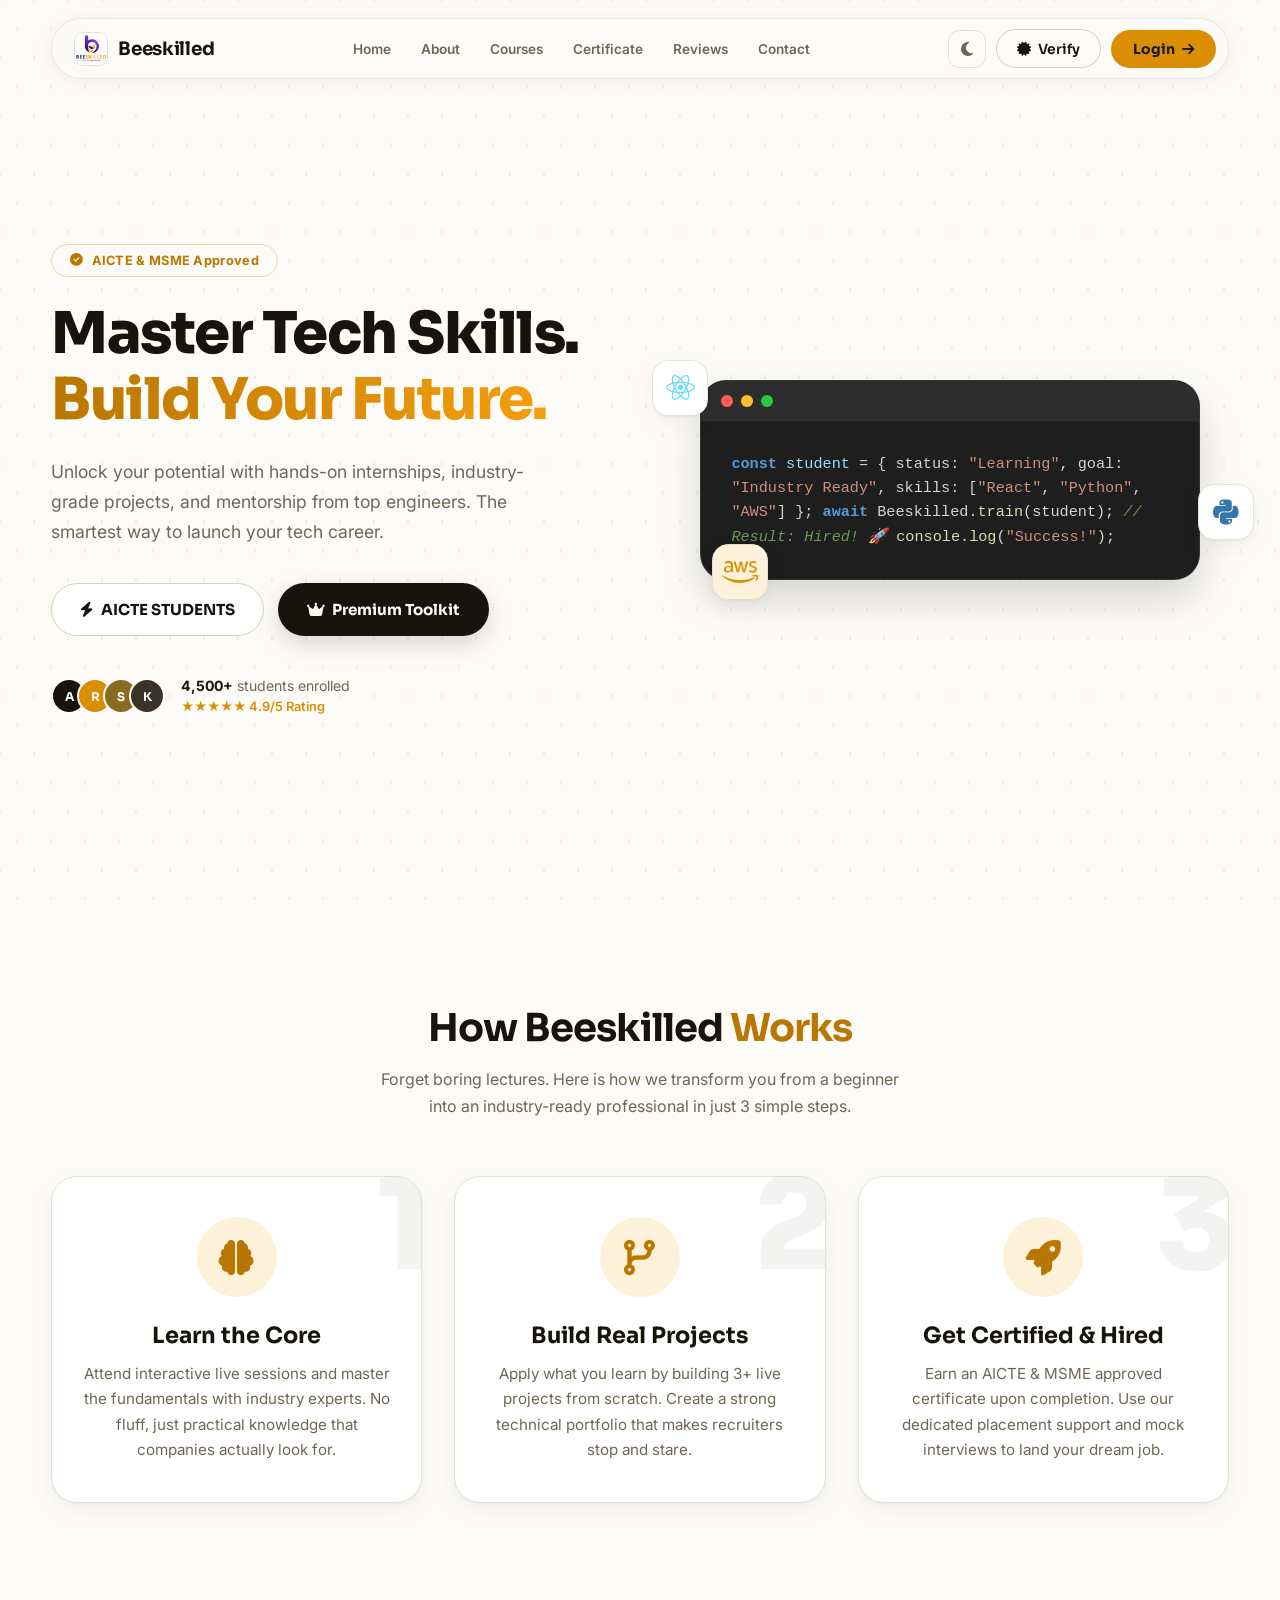
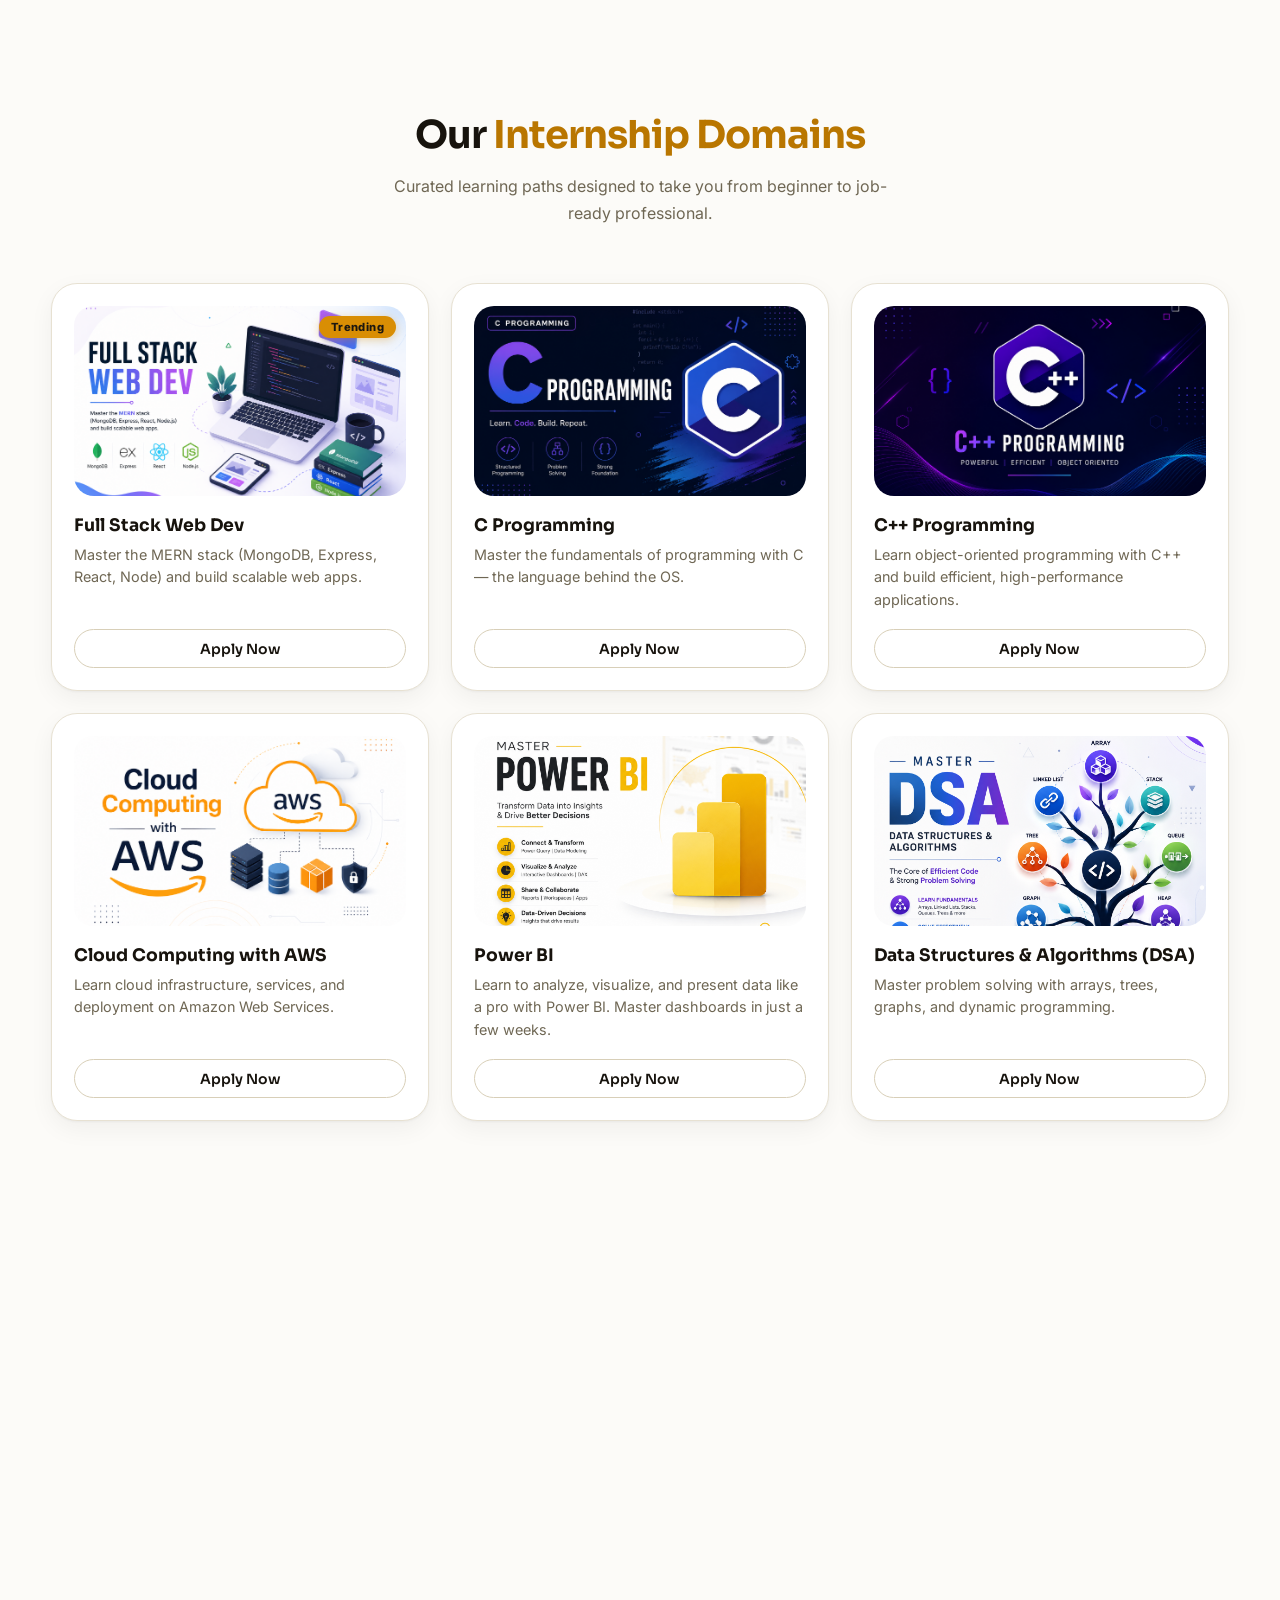
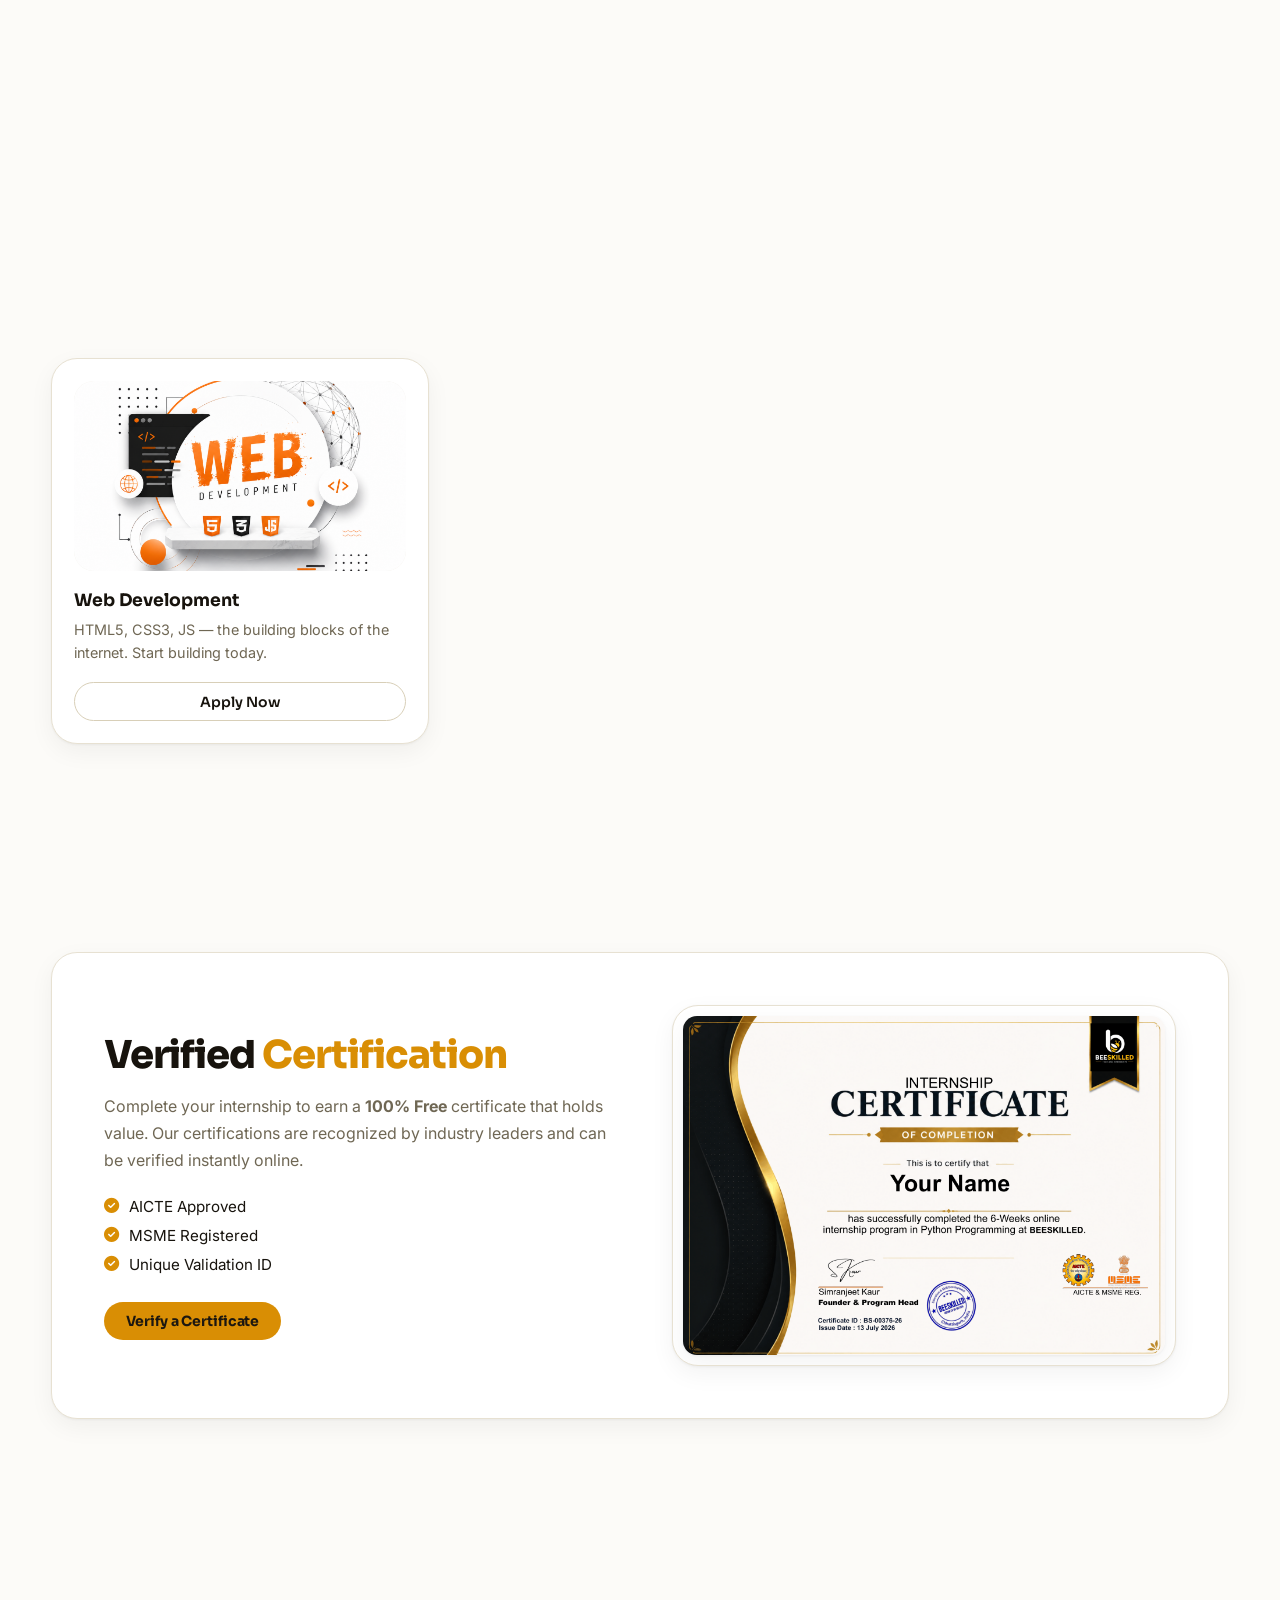
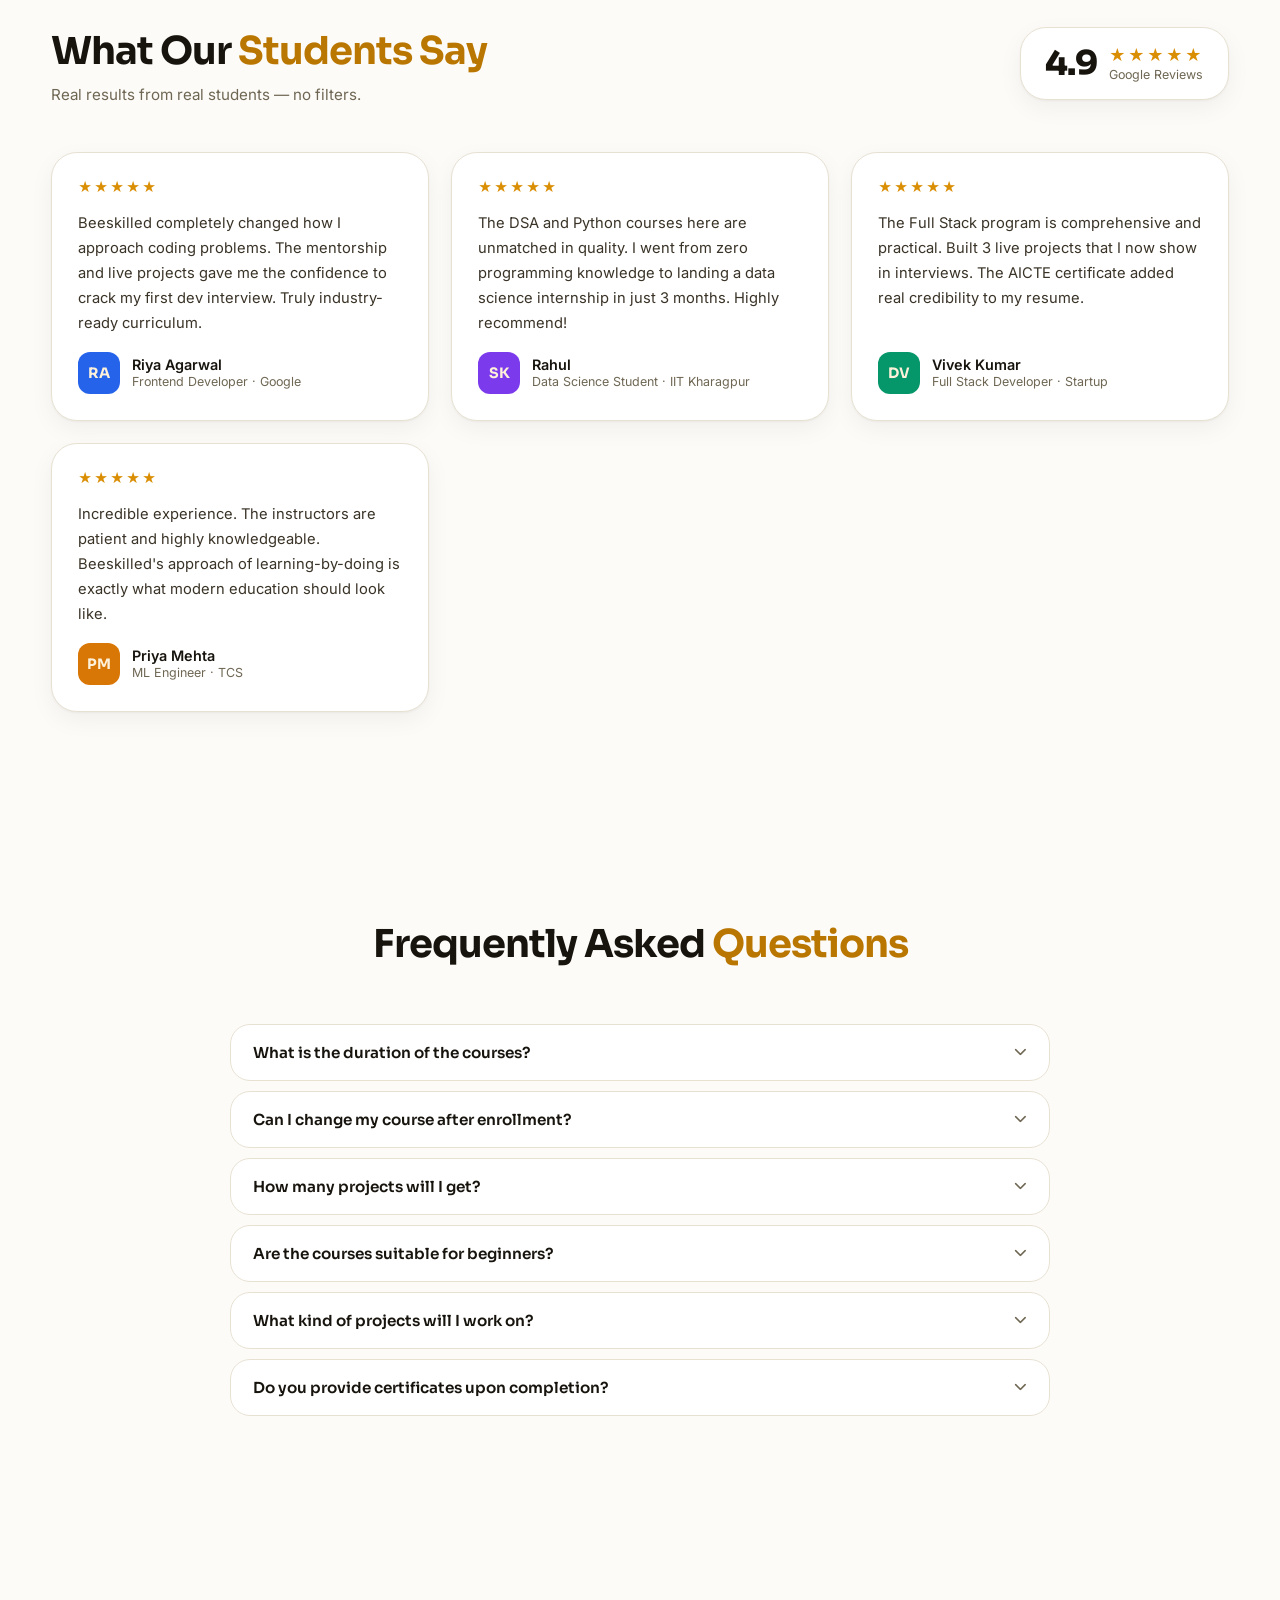
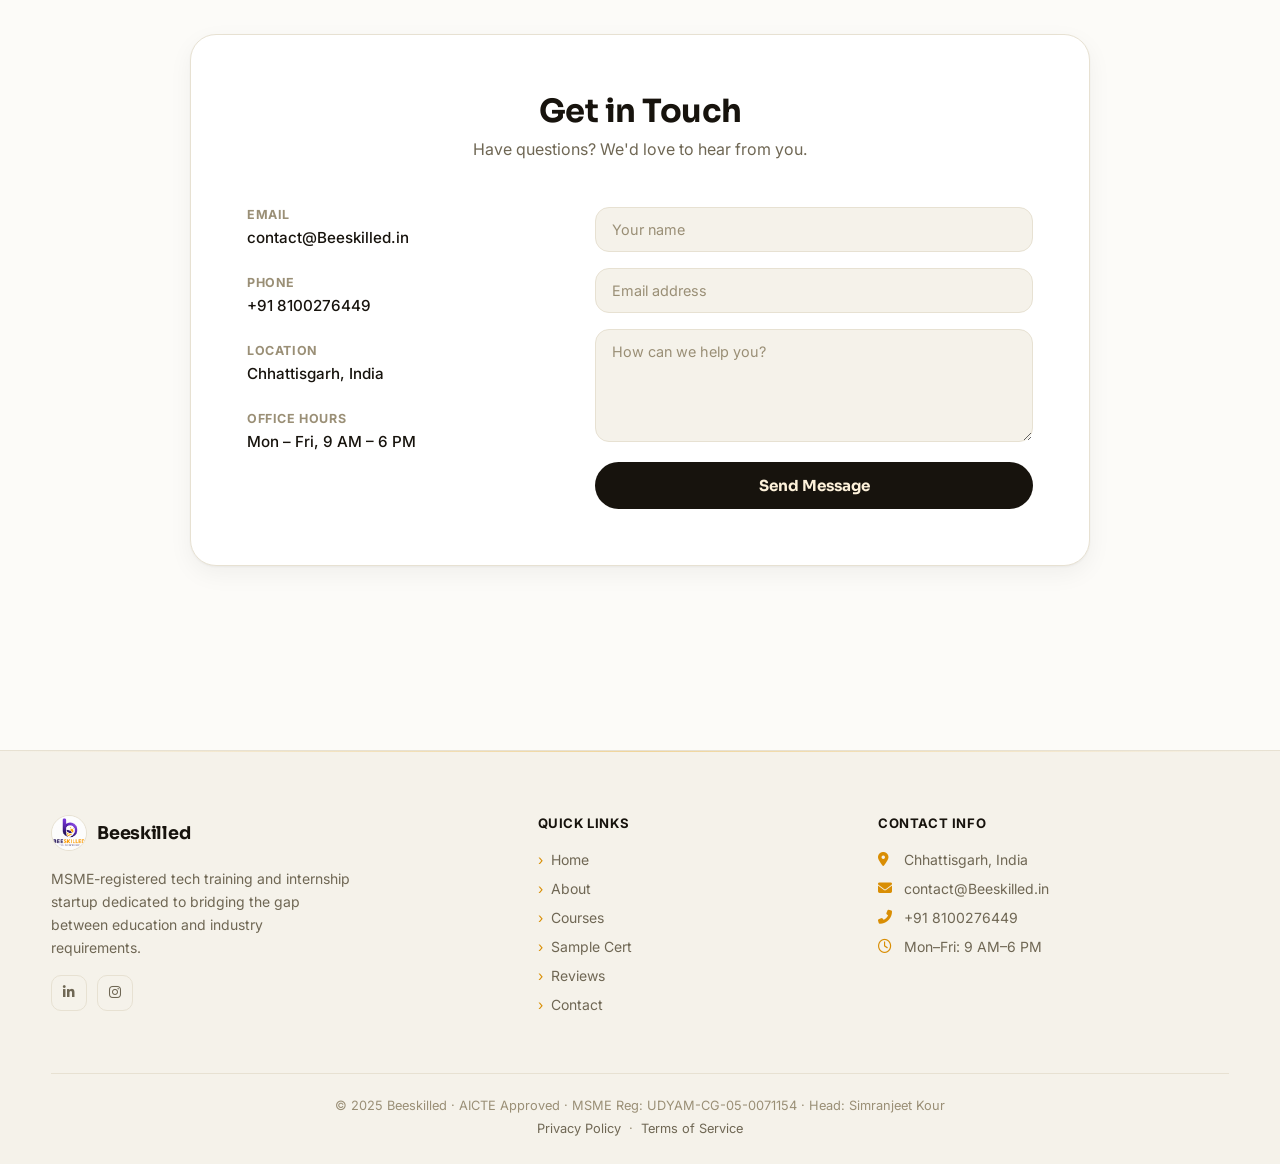
<file: index.html>
<!DOCTYPE html>
<html lang="en" data-theme="light">

<head>
    <meta charset="utf-8" />
    <meta name="viewport" content="width=device-width, initial-scale=1.0, maximum-scale=1.0, user-scalable=no" />
    <title>Beeskilled — Future of Tech Learning</title>

    <link rel="preconnect" href="https://fonts.googleapis.com">
    <link href="https://fonts.googleapis.com/css2?family=Sora:wght@400;500;600;700;800&family=Inter:wght@400;500;600;700&display=swap" rel="stylesheet">
    <link rel="stylesheet" href="https://cdnjs.cloudflare.com/ajax/libs/font-awesome/6.4.0/css/all.min.css">

    <style>

        :root {
        
            --bg:            #fcfbf8;
            --bg-subtle:     #f5f2ea;
            --bg-grid:       rgba(20,16,8,0.05);
            --surface:       #ffffff;
            --surface-raised:#fffefb;
            --border:        #e7e1d2;
            --border-strong: #d8cfb8;

            --text:          #17130d;
            --text-secondary:#3a3327;
            --text-muted:    #6f6754;
            --text-faint:    #9a8f76;

            --accent:        #d98e04;
            --accent-hover:  #b97600;
            --accent-light:  #fdf1da;
            --accent-mid:    #f0d59b;
            --accent-ink:    #1c1710;

            --nav-bg:        rgba(252,251,248,0.82);
            --nav-border:    rgba(23,19,13,0.08);

            --card-bg:       #ffffff;
            --card-border:   #e7e1d2;
            --card-shadow:   0 1px 3px rgba(23,19,13,0.05), 0 8px 24px rgba(23,19,13,0.05);
            --card-shadow-hover: 0 4px 8px rgba(23,19,13,0.06), 0 20px 48px rgba(217,142,4,0.14);

            --mobile-menu-bg: #14100a;

            --contact-input-bg:     #f5f2ea;
            --contact-input-border: #e7e1d2;
            --contact-btn-bg:       #17130d;
            --contact-btn-text:     #fdf1da;

            --radius-sm:  8px;
            --radius-md:  14px;
            --radius-lg:  20px;
            --radius-xl:  26px;
            --radius-pill:100px;

            --font-head: 'Sora', sans-serif;
            --font-body: 'Inter', sans-serif;
            --easing: cubic-bezier(0.22, 1, 0.36, 1);
        }

        [data-theme="dark"] {
            --bg:            #100c07;
            --bg-subtle:     #17130c;
            --bg-grid:       rgba(255,200,80,0.045);
            --surface:       #1a150d;
            --surface-raised:#211a10;
            --border:        #2c2415;
            --border-strong: #423521;

            --text:          #f7f1e4;
            --text-secondary:#e2d8c2;
            --text-muted:    #ab9d80;
            --text-faint:    #756a53;

            --accent:        #f5b31b;
            --accent-hover:  #ffc84a;
            --accent-light:  rgba(245,179,27,0.12);
            --accent-mid:    rgba(245,179,27,0.32);
            --accent-ink:    #100c07;

            --nav-bg:        rgba(16,12,7,0.78);
            --nav-border:    rgba(245,179,27,0.14);

            --card-bg:       #1a150d;
            --card-border:   #2c2415;
            --card-shadow:   0 1px 3px rgba(0,0,0,0.35), 0 8px 26px rgba(0,0,0,0.35);
            --card-shadow-hover: 0 10px 46px rgba(245,179,27,0.16);

            --mobile-menu-bg: #0b0805;

            --contact-input-bg:     #211a10;
            --contact-input-border: #2c2415;
            --contact-btn-bg:       #f5b31b;
            --contact-btn-text:     #17130d;
        }

       
        *, *::before, *::after { box-sizing: border-box; margin: 0; padding: 0; outline: none; -webkit-tap-highlight-color: transparent; }

        html, body { width: 100%; overflow-x: hidden; scroll-behavior: smooth; }

        body {
            font-family: var(--font-body);
            background: var(--bg);
            color: var(--text);
            transition: background 0.35s ease, color 0.35s ease;
            -webkit-font-smoothing: antialiased;
            -moz-osx-font-smoothing: grayscale;
        }

        body::before {
            content: '';
            position: fixed;
            inset: 0;
            background-image:
                radial-gradient(var(--bg-grid) 1.5px, transparent 1.5px),
                radial-gradient(var(--bg-grid) 1.5px, transparent 1.5px);
            background-size: 34px 58px, 34px 58px;
            background-position: 0 0, 17px 29px;
            pointer-events: none;
            z-index: 0;
        }

        a { text-decoration: none; color: inherit; transition: 0.25s; }
        ::selection { background: var(--accent); color: var(--accent-ink); }

        /* ─── LAYOUT ─────────────────────────────────────────────────── */
        .wrap { width: 92%; max-width: 1200px; margin: 0 auto; position: relative; z-index: 1; }
        section { padding: 104px 0; }

        /* ─── NAVBAR ─────────────────────────────────────────────────── */
        header {
            position: fixed; top: 0; left: 0; width: 100%;
            z-index: 1000;
            padding: 18px 0;
            transition: padding 0.3s ease;
        }
        header.scrolled { padding: 10px 0; }

        .island-nav {
            background: var(--nav-bg);
            backdrop-filter: blur(18px) saturate(160%);
            -webkit-backdrop-filter: blur(18px) saturate(160%);
            border: 1px solid var(--nav-border);
            border-radius: var(--radius-pill);
            padding: 10px 12px 10px 22px;
            display: flex;
            align-items: center;
            justify-content: space-between;
            box-shadow: 0 2px 20px rgba(23,19,13,0.06);
            transition: all 0.3s var(--easing);
        }
        header.scrolled .island-nav { box-shadow: 0 8px 30px rgba(23,19,13,0.12); }

        .brand {
            display: flex; align-items: center; gap: 10px;
            font-family: var(--font-head); font-weight: 700; font-size: 1.15rem;
            color: var(--text); letter-spacing: -0.3px;
            white-space: nowrap;
        }
        .brand img {
            width: 34px; height: 34px;
            border-radius: 9px;
            border: 1.5px solid var(--border);
            object-fit: cover;
        }

        .nav-links { display: flex; gap: 2px; }
        .nav-links a {
            font-size: 0.85rem; font-weight: 600; color: var(--text-muted);
            padding: 8px 14px; border-radius: var(--radius-pill);
            transition: 0.2s;
        }
        .nav-links a:hover, .nav-links a.active {
            color: var(--accent-ink);
            background: var(--accent);
        }
        [data-theme="dark"] .nav-links a:hover, [data-theme="dark"] .nav-links a.active {
            color: var(--accent-ink);
        }

        .btn-ios {
            background: var(--accent);
            color: var(--accent-ink);
            font-weight: 700; font-size: 0.875rem;
            padding: 10px 22px;
            border-radius: var(--radius-pill);
            border: none; cursor: pointer;
            transition: 0.25s var(--easing);
            display: inline-flex; align-items: center; gap: 7px;
            font-family: var(--font-head);
            justify-content: center;
            letter-spacing: -0.1px;
        }
        .btn-ios:hover {
            background: var(--accent-hover);
            transform: translateY(-2px);
            box-shadow: 0 10px 26px rgba(217,142,4,0.32);
        }
        .btn-ios:active { transform: translateY(0); }

        .btn-glass-nav {
            background: transparent;
            color: var(--text);
            border: 1.5px solid var(--border-strong);
            padding: 9.5px 20px;
            border-radius: var(--radius-pill);
            cursor: pointer;
            font-size: 0.875rem; font-weight: 600;
            font-family: var(--font-head);
            transition: 0.2s ease;
            display: inline-flex; align-items: center; gap: 7px;
            justify-content: center;
        }
        .btn-glass-nav:hover {
            background: var(--accent-light);
            border-color: var(--accent);
            color: var(--accent-hover);
        }

        .theme-toggle {
            background: transparent; border: 1.5px solid var(--border);
            color: var(--text-muted);
            font-size: 1rem; cursor: pointer;
            width: 38px; height: 38px;
            display: flex; align-items: center; justify-content: center;
            border-radius: 11px; transition: 0.25s var(--easing);
        }
        .theme-toggle:hover {
            background: var(--accent-light);
            border-color: var(--accent);
            color: var(--accent);
            transform: rotate(18deg);
        }

        .hamburger {
            display: none; background: none; border: none;
            color: var(--text); font-size: 1.4rem;
            cursor: pointer; padding: 5px; line-height: 1; margin-left: 8px;
        }

        
        .hero {
            padding-top: 160px;
            padding-bottom: 100px;
            min-height: 100vh;
            display: flex;
            align-items: center;
            position: relative;
        }

        .hero-grid {
            display: grid;
            grid-template-columns: 1fr 1fr;
            gap: 64px;
            align-items: center;
            width: 100%;
        }

        .hero-content { text-align: left; position: relative; z-index: 2; }

        .hero-badge {
            display: inline-flex; align-items: center; gap: 8px;
            padding: 8px 18px;
            border: 1px solid var(--accent-mid);
            border-radius: var(--radius-pill);
            font-size: 0.8rem; font-weight: 700;
            background: var(--nav-bg);
            color: var(--accent-hover);
            margin-bottom: 24px;
            letter-spacing: 0.3px;
        }
        [data-theme="dark"] .hero-badge { color: var(--accent); }
        
        .hero h1 {
            font-family: var(--font-head);
            font-size: clamp(2.4rem, 4.5vw, 4rem);
            font-weight: 800;
            line-height: 1.15;
            margin-bottom: 24px;
            letter-spacing: -1.5px;
            color: var(--text);
        }

        .hero-accent-text { 
            color: transparent;
            background: linear-gradient(90deg, var(--accent-hover), #f59e0b);
            -webkit-background-clip: text;
            background-clip: text;
        }
        [data-theme="dark"] .hero-accent-text { 
            background: linear-gradient(90deg, var(--accent), #fbbf24);
            -webkit-background-clip: text;
        }

        .hero p {
            color: var(--text-muted);
            font-size: 1.1rem;
            max-width: 500px;
            margin-bottom: 36px;
            line-height: 1.7;
        }

        .hero-btns { display: flex; gap: 14px; flex-wrap: wrap; margin-bottom: 40px; }
        
        .btn-hero-free {
            background: var(--surface);
            color: var(--text);
            border: 1.5px solid var(--border-strong);
            padding: 16px 28px;
            border-radius: var(--radius-pill);
            cursor: pointer;
            font-size: 0.95rem; font-weight: 700;
            font-family: var(--font-head);
            transition: 0.25s var(--easing);
            display: inline-flex; align-items: center; gap: 8px;
            text-decoration: none;
        }
        .btn-hero-free:hover {
            background: var(--accent-light);
            border-color: var(--accent);
            color: var(--accent-hover);
            transform: translateY(-2px);
        }

        .btn-hero-premium {
            background: var(--text);
            color: var(--bg);
            padding: 16px 28px;
            border-radius: var(--radius-pill);
            border: 1.5px solid transparent;
            cursor: pointer;
            font-size: 0.95rem; font-weight: 700;
            font-family: var(--font-head);
            transition: 0.25s var(--easing);
            display: inline-flex; align-items: center; gap: 8px;
            text-decoration: none;
            box-shadow: 0 8px 24px rgba(0,0,0,0.15);
        }
        [data-theme="dark"] .btn-hero-premium { background: var(--accent); color: var(--accent-ink); box-shadow: 0 8px 24px rgba(245,179,27,0.2); }
        .btn-hero-premium:hover {
            transform: translateY(-2px);
            opacity: 0.9;
        }

        /* Clean Trust Section */
        .hero-trust {
            display: flex; align-items: center; gap: 16px;
        }
        .hero-trust-avatars { display: flex; }
        .hero-trust-avatars span {
            width: 36px; height: 36px;
            border-radius: 50%;
            border: 2px solid var(--bg);
            margin-left: -10px;
            display: flex; align-items: center; justify-content: center;
            font-size: 0.75rem; font-weight: 700; color: #fff;
            font-family: var(--font-head);
        }
        .hero-trust-avatars span:first-child { margin-left: 0; }
        .hero-trust-text { font-size: 0.88rem; color: var(--text-muted); line-height: 1.4; }
        .hero-trust-text strong { color: var(--text); font-weight: 700; }
        .stars-small { color: var(--accent); font-size: 0.8rem; margin-top: 3px; display: block; font-weight: 600;}

        
        .hero-visual {
            position: relative;
            width: 100%;
            display: flex;
            justify-content: center;
            align-items: center;
        }

        .code-window {
            width: 100%;
            max-width: 500px;
            background: #1e1e1e;
            border-radius: var(--radius-xl);
            overflow: hidden;
            box-shadow: 0 20px 40px rgba(0,0,0,0.15);
            border: 1px solid rgba(255,255,255,0.1);
            position: relative;
            z-index: 2;
        }
        [data-theme="dark"] .code-window { box-shadow: 0 20px 50px rgba(0,0,0,0.5); border: 1px solid var(--border-strong); }

        .cw-header {
            background: #2d2d2d;
            padding: 14px 20px;
            display: flex;
            align-items: center;
            gap: 8px;
            border-bottom: 1px solid rgba(0,0,0,0.2);
        }
        .cw-dot { width: 12px; height: 12px; border-radius: 50%; }
        .cw-dot.r { background: #ff5f56; }
        .cw-dot.y { background: #ffbd2e; }
        .cw-dot.g { background: #27c93f; }
        
        .cw-body {
            padding: 30px;
            font-family: 'Courier New', Courier, monospace;
            font-size: 0.95rem;
            line-height: 1.6;
            color: #d4d4d4;
            overflow-x: auto;
        }

        .cw-body .kw { color: #569cd6; font-weight: bold; }
        .cw-body .var { color: #9cdcfe; }
        .cw-body .str { color: #ce9178; }
        .cw-body .func { color: #dcdcaa; }
        .cw-body .cmt { color: #6a9955; font-style: italic; }

        /* Floating Tech Badges */
        .tech-badge {
            position: absolute;
            width: 56px; height: 56px;
            background: var(--surface);
            border: 1px solid var(--border);
            border-radius: 16px;
            display: flex; align-items: center; justify-content: center;
            font-size: 1.8rem;
            box-shadow: var(--card-shadow);
            z-index: 3;
            animation: floatUpDown 5s ease-in-out infinite;
        }
        .tb-1 { top: -20px; left: -20px; color: #61dafb; animation-delay: 0s; }
        .tb-2 { bottom: 40px; right: -25px; color: #3776ab; animation-delay: 1.5s; }
        .tb-3 { bottom: -20px; left: 40px; color: var(--accent); background: var(--accent-light); animation-delay: 0.7s; }

        @keyframes floatUpDown {
            0%, 100% { transform: translateY(0); }
            50% { transform: translateY(-12px); }
        }

       
        .journey-grid {
            display: grid;
            grid-template-columns: repeat(auto-fit, minmax(280px, 1fr));
            gap: 32px;
            position: relative;
        }

        .journey-card {
            background: var(--card-bg);
            border: 1px solid var(--card-border);
            border-radius: var(--radius-xl);
            padding: 40px 30px;
            text-align: center;
            box-shadow: var(--card-shadow);
            transition: transform 0.3s var(--easing), border-color 0.3s var(--easing);
            position: relative;
            overflow: hidden;
            display: flex;
            flex-direction: column;
            align-items: center;
        }

        .journey-card:hover {
            transform: translateY(-8px);
            border-color: var(--accent);
            box-shadow: var(--card-shadow-hover);
        }

        .journey-icon {
            width: 80px;
            height: 80px;
            background: var(--accent-light);
            color: var(--accent-hover);
            font-size: 2.2rem;
            display: flex;
            align-items: center;
            justify-content: center;
            border-radius: 50%;
            margin-bottom: 24px;
            transition: 0.3s var(--easing);
        }
        [data-theme="dark"] .journey-icon {
            background: rgba(245,179,27,0.15);
            color: var(--accent);
        }
        .journey-card:hover .journey-icon {
            transform: scale(1.1);
            background: var(--accent);
            color: var(--accent-ink);
        }

        .step-number {
            position: absolute;
            top: -15px;
            right: -10px;
            font-size: 8rem;
            font-weight: 800;
            color: var(--bg-grid);
            font-family: var(--font-head);
            line-height: 1;
            pointer-events: none;
            z-index: 0;
        }

        .journey-card h3 {
            font-family: var(--font-head);
            font-size: 1.4rem;
            font-weight: 700;
            margin-bottom: 12px;
            color: var(--text);
            z-index: 1;
        }

        .journey-card p {
            color: var(--text-muted);
            font-size: 0.95rem;
            line-height: 1.65;
            z-index: 1;
        }

        
        .section-header { text-align: center; margin-bottom: 56px; }
        .section-header h2 {
            font-family: var(--font-head);
            font-size: clamp(1.8rem, 3vw, 2.5rem);
            font-weight: 700;
            letter-spacing: -1px;
            margin-bottom: 14px;
            color: var(--text);
        }
        .section-header span { color: var(--accent-hover); }
        [data-theme="dark"] .section-header span { color: var(--accent); }
        .section-header p { color: var(--text-muted); max-width: 520px; margin: 0 auto; font-size: 1rem; line-height: 1.7; }

       
        .bento-grid {
            display: grid;
            grid-template-columns: repeat(auto-fill, minmax(320px, 1fr));
            gap: 22px;
        }

        .tilt-card {
            background: var(--card-bg);
            border: 1px solid var(--card-border);
            border-radius: var(--radius-xl);
            padding: 22px;
            transition: transform 0.25s var(--easing), border-color 0.2s, box-shadow 0.3s var(--easing);
            display: flex; flex-direction: column;
            overflow: hidden; height: 100%;
            box-shadow: var(--card-shadow);
            cursor: pointer;
        }
        .tilt-card:hover {
            border-color: var(--accent-mid);
            box-shadow: var(--card-shadow-hover);
            transform: translateY(-5px);
        }

        .course-img {
            height: 190px; border-radius: var(--radius-lg); overflow: hidden; margin-bottom: 18px;
            position: relative; background: var(--bg-subtle);
        }
        .course-img img { width: 100%; height: 100%; object-fit: cover; transition: 0.4s var(--easing); }
        .tilt-card:hover .course-img img { transform: scale(1.05); }

        .tag {
            position: absolute; top: 10px; right: 10px;
            background: var(--accent); color: var(--accent-ink);
            padding: 4px 12px; border-radius: var(--radius-pill);
            font-size: 0.7rem; font-weight: 800;
            letter-spacing: 0.4px;
            box-shadow: 0 2px 10px rgba(217,142,4,0.35);
        }
        .tilt-card h3 { font-family: var(--font-head); font-size: 1.08rem; font-weight: 700; margin-bottom: 8px; color: var(--text); }
        .tilt-card > p { color: var(--text-muted); line-height: 1.55; font-size: 0.9rem; flex-grow: 1; margin-bottom: 18px; }

      
        .cert-container {
            background: var(--card-bg);
            border-radius: var(--radius-xl);
            padding: 52px;
            border: 1px solid var(--border);
            box-shadow: var(--card-shadow);
        }
        .cert-grid-layout { display: grid; grid-template-columns: 1fr 1fr; gap: 64px; align-items: center; }

     
        .reviews-header-area {
            display: flex; align-items: flex-start;
            justify-content: space-between; flex-wrap: wrap;
            gap: 24px; margin-bottom: 48px;
        }
        .reviews-header-area h2 {
            font-family: var(--font-head);
            font-size: clamp(1.8rem, 3vw, 2.5rem);
            font-weight: 700;
            letter-spacing: -1px;
            color: var(--text);
        }
        .reviews-header-area h2 span { color: var(--accent-hover); }
        [data-theme="dark"] .reviews-header-area h2 span { color: var(--accent); }
        .reviews-rating-pill {
            display: flex; align-items: center; gap: 12px;
            background: var(--surface);
            border: 1px solid var(--border);
            border-radius: var(--radius-xl);
            padding: 14px 24px;
            box-shadow: var(--card-shadow);
        }
        .rating-big { font-size: 2.1rem; font-weight: 800; font-family: var(--font-head); color: var(--text); letter-spacing: -1px; }
        .rating-stars-col .review-stars { font-size: 1rem; }
        .rating-source { font-size: 0.78rem; color: var(--text-muted); margin-top: 2px; }

        .reviews-grid {
            display: grid;
            grid-template-columns: repeat(auto-fill, minmax(280px, 1fr));
            gap: 22px;
        }

        .review-card {
            background: var(--card-bg);
            border: 1px solid var(--card-border);
            border-radius: var(--radius-xl);
            padding: 26px;
            box-shadow: var(--card-shadow);
            transition: 0.3s var(--easing);
            display: flex; flex-direction: column; gap: 16px;
        }
        .review-card:hover {
            border-color: var(--accent-mid);
            box-shadow: var(--card-shadow-hover);
            transform: translateY(-3px);
        }

        .review-stars { color: var(--accent); font-size: 0.85rem; letter-spacing: 2px; }

        .review-text {
            font-size: 0.92rem; color: var(--text-secondary);
            line-height: 1.7; flex: 1;
            font-style: normal;
        }

        .review-author { display: flex; align-items: center; gap: 12px; }
        .review-avatar {
            width: 42px; height: 42px; border-radius: 12px;
            display: flex; align-items: center; justify-content: center;
            font-size: 0.9rem; font-weight: 700; color: #fdf1da;
            flex-shrink: 0; font-family: var(--font-head);
        }
        .review-name { font-size: 0.9rem; font-weight: 600; color: var(--text); }
        .review-role { font-size: 0.78rem; color: var(--text-muted); margin-top: 1px; }

     
        .faq-wrapper { max-width: 820px; margin: 0 auto; }

        .faq-item {
            background: var(--card-bg);
            border: 1px solid var(--card-border);
            border-radius: var(--radius-lg);
            margin-bottom: 10px;
            overflow: hidden;
            transition: all 0.25s var(--easing);
        }
        .faq-item:hover { border-color: var(--accent-mid); }
        .faq-item.active {
            border-color: var(--accent);
            background: var(--accent-light);
        }

        .faq-question {
            padding: 18px 22px; display: flex;
            justify-content: space-between; align-items: center;
            cursor: pointer;
            font-size: 0.95rem; font-weight: 600; color: var(--text);
            font-family: var(--font-head);
        }
        .faq-question i { font-size: 0.8rem; transition: transform 0.3s ease; color: var(--text-muted); }
        .faq-answer { max-height: 0; overflow: hidden; transition: max-height 0.3s cubic-bezier(0,1,0,1); }
        .faq-answer p { padding: 0 22px 20px; color: var(--text-muted); line-height: 1.65; font-size: 0.9rem; margin: 0; }
        .faq-item.active .faq-question i { transform: rotate(180deg); color: var(--accent-hover); }
        .faq-item.active .faq-answer { max-height: 500px; }

    
        .contact-container {
            background: var(--card-bg);
            border: 1px solid var(--border);
            border-radius: var(--radius-xl);
            padding: 56px;
            max-width: 900px; margin: 0 auto;
            box-shadow: var(--card-shadow);
        }
        .contact-header { text-align: center; margin-bottom: 48px; }
        .contact-header h2 { font-family: var(--font-head); font-size: 2rem; font-weight: 700; letter-spacing: -0.5px; color: var(--text); }
        .contact-header p { color: var(--text-muted); margin-top: 8px; }
        .contact-wrapper { display: grid; grid-template-columns: 1fr 1.5fr; gap: 56px; }
        .contact-label { display: block; font-size: 0.78rem; font-weight: 700; text-transform: uppercase; letter-spacing: 0.6px; color: var(--text-faint); margin-bottom: 6px; }
        .contact-value { font-size: 0.95rem; color: var(--text); font-weight: 500; text-decoration: none; display: block; margin-bottom: 28px; transition: 0.2s; }
        .contact-value:hover { color: var(--accent-hover); }
        .form-group { margin-bottom: 16px; }

        .form-input {
            width: 100%; padding: 13px 16px; border-radius: var(--radius-md);
            border: 1px solid var(--contact-input-border);
            background: var(--contact-input-bg);
            color: var(--text);
            font-family: inherit; font-size: 0.9rem; transition: 0.2s;
        }
        .form-input::placeholder { color: var(--text-faint); }
        .form-input:focus {
            border-color: var(--accent);
            background: var(--surface);
            box-shadow: 0 0 0 3px var(--accent-mid);
        }
        .submit-btn {
            width: 100%; padding: 14px;
            border-radius: var(--radius-pill);
            background: var(--contact-btn-bg);
            color: var(--contact-btn-text);
            border: none; font-weight: 700; font-size: 0.95rem;
            cursor: pointer; transition: 0.25s var(--easing);
            font-family: var(--font-head);
        }
        .submit-btn:hover { transform: translateY(-2px); box-shadow: 0 10px 26px rgba(217,142,4,0.22); }

        
        .footer-main {
            margin-top: 80px;
            padding: 64px 0 28px;
            background: var(--bg-subtle);
            border-top: 1px solid var(--border);
            font-size: 0.9rem;
            position: relative;
        }
        .footer-main::before {
            content: '';
            position: absolute; top: 0; left: 0; right: 0; height: 1px;
            background: linear-gradient(90deg, transparent, var(--accent-mid), transparent);
        }
        .footer-row { display: grid; grid-template-columns: 1.5fr 1fr 1.2fr; gap: 48px; margin-bottom: 48px; }
        .footer-brand p { color: var(--text-muted); line-height: 1.65; margin: 16px 0; max-width: 300px; font-size: 0.875rem; }
        .social-circle-links { display: flex; gap: 10px; }
        .social-circle {
            width: 36px; height: 36px; border-radius: 10px;
            display: flex; align-items: center; justify-content: center;
            border: 1px solid var(--border); color: var(--text-muted);
            transition: 0.25s var(--easing); font-size: 0.85rem;
        }
        .social-circle:hover { background: var(--accent); color: var(--accent-ink); border-color: var(--accent); transform: translateY(-3px); }
        .footer-col h3 { font-size: 0.82rem; font-weight: 700; text-transform: uppercase; letter-spacing: 0.6px; margin-bottom: 20px; color: var(--text); }
        .footer-list { list-style: none; }
        .footer-list li { margin-bottom: 12px; color: var(--text-muted); display: flex; align-items: center; gap: 8px; font-size: 0.875rem; }
        .footer-list.bullets li::before { content: "›"; color: var(--accent); }
        .footer-list a { color: var(--text-muted); transition: 0.2s; }
        .footer-list a:hover { color: var(--accent-hover); padding-left: 3px; }
        .footer-bottom-bar {
            border-top: 1px solid var(--border); padding-top: 24px;
            display: flex; flex-direction: column; gap: 8px;
            align-items: center; text-align: center;
            color: var(--text-faint); font-size: 0.8rem;
        }
        .footer-bottom-bar a { color: var(--text-muted); transition: 0.2s; }
        .footer-bottom-bar a:hover { color: var(--accent-hover); }

     
        .modal-overlay {
            position: fixed; inset: 0;
            background: rgba(17,13,7,0.55);
            z-index: 2000;
            display: flex; align-items: center; justify-content: center;
            backdrop-filter: blur(8px);
            opacity: 0; pointer-events: none; transition: 0.3s;
        }
        .modal-overlay.open { opacity: 1; pointer-events: auto; }

        .modal-window {
            background: var(--surface);
            border: 1px solid var(--border);
            padding: 32px; border-radius: var(--radius-xl);
            width: 90%; max-width: 440px;
            box-shadow: 0 30px 70px rgba(17,13,7,0.28);
            position: relative;
            color: var(--text);
        }
        .modal-window h3 { color: var(--text); font-family: var(--font-head); font-weight: 700; }
        .modal-window #closeGame, .modal-window #closeCert, .modal-window #closeApplyModal { color: var(--text-muted); }
        .modal-window input { color: var(--text); }

        /* ─── MOBILE MENU ─── */
        .mobile-menu {
            position: fixed; inset: 0;
            width: 100%; height: 100%;
            background: var(--mobile-menu-bg);
            z-index: 1500;
            display: flex; flex-direction: column; align-items: center; justify-content: center;
            gap: 18px;
            transform: translateX(100%);
            transition: 0.4s cubic-bezier(0.16, 1, 0.3, 1);
            overflow-y: auto; padding: 20px;
            color: #fdf1da;
        }
        .mobile-menu.active { transform: translateX(0); }

        .mobile-link {
            font-size: 1.3rem; font-weight: 600;
            color: rgba(253,241,218,0.82) !important;
            font-family: var(--font-head);
            padding: 8px; transition: color 0.2s;
        }
        .mobile-link:hover { color: #f5b31b !important; }
        .mobile-menu #closeMenu { color: rgba(253,241,218,0.7) !important; }

        .mobile-menu-actions {
            display: flex; flex-direction: column; gap: 12px;
            width: 100%; max-width: 280px; align-items: center; margin-top: 8px;
        }
        .mobile-menu-actions .btn-glass-nav {
            width: 100%; justify-content: center;
            color: rgba(253,241,218,0.9) !important;
            border-color: rgba(253,241,218,0.22) !important;
        }
        .mobile-menu-actions .btn-ios { width: 100%; justify-content: center; }
        .mobile-menu-actions .theme-toggle {
            color: rgba(253,241,218,0.7) !important;
            border-color: rgba(253,241,218,0.22) !important;
        }

        /* ─── SCROLL FADE-IN ── */
        .fade-in-up {
            opacity: 0;
            transform: translateY(28px);
            transition: opacity 0.7s var(--easing), transform 0.7s var(--easing);
        }
        .fade-in-up.visible { opacity: 1; transform: translateY(0); }

        /* ─── RESPONSIVE ─────────────────────────────────────────── */
        @media (max-width: 992px) {
            .hero-grid { grid-template-columns: 1fr; gap: 48px; text-align: center; }
            .hero-content { display: flex; flex-direction: column; align-items: center; }
            .hero h1 { font-size: clamp(2.2rem, 5vw, 3rem); }
            .hero p { max-width: 100%; }
            .hero-btns { justify-content: center; }
            
            .tb-1 { top: -15px; left: 10px; }
            .tb-2 { bottom: -15px; right: 10px; }
            .tb-3 { display: none; } 
            
            .journey-grid { grid-template-columns: repeat(auto-fit, minmax(250px, 1fr)); }
        }

        @media (max-width: 768px) {
            .island-nav { padding: 10px 16px; }
            .nav-links, .nav-desktop-btns { display: none !important; }
            .hamburger { display: block; }

            .hero { padding-top: 130px; padding-bottom: 60px; }

            .journey-grid { grid-template-columns: 1fr; }

            .bento-grid { grid-template-columns: 1fr; }
            .contact-wrapper { grid-template-columns: 1fr; gap: 36px; }
            .footer-row { grid-template-columns: 1fr; gap: 36px; }
            .footer-bottom-bar { text-align: center; }
            .social-circle-links { justify-content: center; }
            .footer-brand { display: flex; flex-direction: column; align-items: center; text-align: center; }
            .footer-col { text-align: center; }
            .footer-list li { justify-content: center; }

            .wrap { width: 90%; }
            section { padding: 64px 0; }
            .section-header h2 { font-size: 1.8rem !important; }
            .reviews-header-area { flex-direction: column; }
            .reviews-grid { grid-template-columns: 1fr; }

            p { max-width: 100%; }

            /* ── MOBILE CERTIFICATE FIX ── */
            .cert-container, .contact-container { padding: 32px 20px; }
            .cert-grid-layout { display: flex; flex-direction: column; gap: 32px; text-align: center; }
            #certificate ul { display: flex; flex-direction: column; align-items: center; }
            #certificate .tilt-card { padding: 0; box-shadow: none; border: none; background: transparent; width: 100%; max-width: 100%; margin: 0 auto; }
            #certificate img { max-width: 100%; height: auto; object-fit: contain; margin: 0 auto; display: block; }
        }
    </style>
</head>

<body>

    <!-- ─── NAVBAR ─── -->
    <header id="header">
        <div class="wrap">
            <div class="island-nav">
                <a href="#" class="brand">
                    <img src="bee_lms/project-root/assets/bee.png" alt="Beeskilled" onerror="this.src='https://placehold.co/36/2563eb/fff?text=B'">
                    Beeskilled
                </a>

                <nav class="nav-links">
                    <a href="#home">Home</a>
                    <a href="#about">About</a>
                    <a href="#courses">Courses</a>
                    <a href="#certificate">Certificate</a>
                    <a href="#reviews">Reviews</a>
                    <a href="#contact">Contact</a>
                </nav>

                <div class="nav-desktop-btns" style="display:flex; gap:10px; align-items:center;">
                    <button class="theme-toggle" id="themeBtn"><i class="fas fa-moon"></i></button>
                    <button class="btn-glass-nav" id="verifyBtn"><i class="fas fa-certificate"></i> Verify</button>
                    <a href="./bee_lms/index.html" class="btn-ios">Login <i class="fas fa-arrow-right"></i></a>
                </div>

                <button class="hamburger" id="menuBtn"><i class="fas fa-bars"></i></button>
            </div>
        </div>
    </header>

    <!-- ─── MOBILE MENU ─── -->
    <div class="mobile-menu" id="mobileMenu">
        <button id="closeMenu" style="position:absolute; top:28px; right:28px; background:none; border:none; font-size:1.6rem; cursor:pointer;"><i class="fas fa-times"></i></button>

        <a href="#home" class="mobile-link">Home</a>
        <a href="#about" class="mobile-link">About Us</a>
        <a href="#courses" class="mobile-link">Explore Courses</a>
        <a href="#certificate" class="mobile-link">Sample Certificate</a>
        <a href="#reviews" class="mobile-link">Student Reviews</a>
        <a href="#contact" class="mobile-link">Contact</a>

        <div style="height:1px; width:50px; background:rgba(255,255,255,0.15); margin:6px 0;"></div>

        <div class="mobile-menu-actions">
            <button class="btn-glass-nav" onclick="document.getElementById('mobileMenu').classList.remove('active'); document.getElementById('certModal').classList.add('open');">
                <i class="fas fa-certificate"></i> Verify Certificate
            </button>
            <a href="./bee_lms/index.html" target="_blank" class="btn-ios">
                Login <i class="fas fa-arrow-right"></i>
            </a>
            <button class="theme-toggle" id="mobileThemeBtn" style="width:46px; height:46px; font-size:1.1rem;">
                <i class="fas fa-moon"></i>
            </button>
        </div>
    </div>

    <main>
        
        <section id="home" class="hero wrap">
            <div class="hero-grid">
                
                
                <div class="hero-content">
                    <div class="hero-badge"><i class="fas fa-check-circle"></i> AICTE & MSME Approved</div>
                    
                    <h1>Master Tech Skills.<br><span class="hero-accent-text">Build Your Future.</span></h1>
                    
                    <p>Unlock your potential with hands-on internships, industry-grade projects, and mentorship from top engineers. The smartest way to launch your tech career.</p>

                    <div class="hero-btns">
                        <a href="benefits.html" class="btn-hero-free">
                            <i class="fas fa-bolt"></i> AICTE STUDENTS
                        </a>
                        
                        <a href="apply.html" class="btn-hero-premium">
                            <i class="fas fa-crown"></i> Premium Toolkit
                        </a>
                    </div>

                    <div class="hero-trust">
                        <div class="hero-trust-avatars">
                            <span style="background: #17130d;">A</span>
                            <span style="background: #d98e04;">R</span>
                            <span style="background: #8a6b1f;">S</span>
                            <span style="background: #3a3327;">K</span>
                        </div>
                        <div class="hero-trust-text">
                            <strong>4,500+</strong> students enrolled<br>
                            <span class="stars-small">★★★★★ 4.9/5 Rating</span>
                        </div>
                    </div>
                </div>

                <!-- RIGHT VISUAL -->
                <div class="hero-visual">
                    <div class="tech-badge tb-1"><i class="fab fa-react"></i></div>
                    <div class="tech-badge tb-2"><i class="fab fa-python"></i></div>
                    <div class="tech-badge tb-3"><i class="fab fa-aws"></i></div>
                    
                    <div class="code-window">
                        <div class="cw-header">
                            <div class="cw-dot r"></div>
                            <div class="cw-dot y"></div>
                            <div class="cw-dot g"></div>
                        </div>
                        <div class="cw-body">
<span class="kw">const</span> <span class="var">student</span> = {
  status: <span class="str">"Learning"</span>,
  goal: <span class="str">"Industry Ready"</span>,
  skills: [<span class="str">"React"</span>, <span class="str">"Python"</span>, <span class="str">"AWS"</span>]
};

<span class="kw">await</span> Beeskilled.<span class="func">train</span>(student);

<span class="cmt">// Result: Hired! 🚀</span>
<span class="func">console.log</span>(<span class="str">"Success!"</span>);
                        </div>
                    </div>
                </div>
                
            </div>
        </section>

        <!-- ─── COMPLETELY NEW ABOUT SECTION (YOUR JOURNEY) ─── -->
        <section id="about" class="wrap">
            <div class="section-header">
                <h2>How Beeskilled <span>Works</span></h2>
                <p>Forget boring lectures. Here is how we transform you from a beginner into an industry-ready professional in just 3 simple steps.</p>
            </div>

            <div class="journey-grid">
                <!-- Step 1 -->
                <div class="journey-card fade-in-up">
                    <div class="step-number">1</div>
                    <div class="journey-icon"><i class="fas fa-brain"></i></div>
                    <h3>Learn the Core</h3>
                    <p>Attend interactive live sessions and master the fundamentals with industry experts. No fluff, just practical knowledge that companies actually look for.</p>
                </div>

                <!-- Step 2 -->
                <div class="journey-card fade-in-up" style="transition-delay: 100ms;">
                    <div class="step-number">2</div>
                    <div class="journey-icon"><i class="fas fa-code-branch"></i></div>
                    <h3>Build Real Projects</h3>
                    <p>Apply what you learn by building 3+ live projects from scratch. Create a strong technical portfolio that makes recruiters stop and stare.</p>
                </div>

                <!-- Step 3 -->
                <div class="journey-card fade-in-up" style="transition-delay: 200ms;">
                    <div class="step-number">3</div>
                    <div class="journey-icon"><i class="fas fa-rocket"></i></div>
                    <h3>Get Certified & Hired</h3>
                    <p>Earn an AICTE & MSME approved certificate upon completion. Use our dedicated placement support and mock interviews to land your dream job.</p>
                </div>
            </div>
        </section>

        <!-- ─── COURSES ─── -->
        <section id="courses" class="wrap">
            <div class="section-header">
                <h2>Our <span>Internship Domains</span></h2>
                <p>Curated learning paths designed to take you from beginner to job-ready professional.</p>
            </div>

            <div class="bento-grid">
              
                <div class="tilt-card" onclick="document.getElementById('applyModal').classList.add('open');">
                    <div class="course-img">
                        <img src="bee_lms\img\MERN.png" onerror="this.src='https://placehold.co/600x400/eff6ff/2563eb?text=Full+Stack'" alt="MERN">
                        <div class="tag">Trending</div>
                    </div>
                    <h3>Full Stack Web Dev</h3>
                    <p>Master the MERN stack (MongoDB, Express, React, Node) and build scalable web apps.</p>
                    <button class="btn-glass-nav" style="text-align:center; width: 100%;">Apply Now</button>
                </div>

                <div class="tilt-card" onclick="document.getElementById('applyModal').classList.add('open');">
                    <div class="course-img">
                        <img src="bee_lms\img\c.png" onerror="this.src='https://placehold.co/600x400/f8fafc/0f172a?text=C+Programming'" alt="C">
                    </div>
                    <h3>C Programming</h3>
                    <p>Master the fundamentals of programming with C — the language behind the OS.</p>
                    <button class="btn-glass-nav" style="text-align:center; width: 100%;">Apply Now</button>
                </div>

                <div class="tilt-card" onclick="document.getElementById('applyModal').classList.add('open');">
                    <div class="course-img">
                        <img src="bee_lms\img\cpp.png" onerror="this.src='https://placehold.co/600x400/f8fafc/0f172a?text=C%2B%2B'" alt="C++">
                    </div>
                    <h3>C++ Programming</h3>
                    <p>Learn object-oriented programming with C++ and build efficient, high-performance applications.</p>
                    <button class="btn-glass-nav" style="text-align:center; width: 100%;">Apply Now</button>
                </div>

                <div class="tilt-card" onclick="document.getElementById('applyModal').classList.add('open');">
                    <div class="course-img">
                        <img src="bee_lms\img\aws.png" onerror="this.src='https://placehold.co/600x400/eff6ff/2563eb?text=AWS+Cloud'" alt="AWS">
                    </div>
                    <h3>Cloud Computing with AWS</h3>
                    <p>Learn cloud infrastructure, services, and deployment on Amazon Web Services.</p>
                    <button class="btn-glass-nav" style="text-align:center; width: 100%;">Apply Now</button>
                </div>

                <div class="tilt-card" onclick="document.getElementById('applyModal').classList.add('open');">
                    <div class="course-img">
                        <img src="bee_lms\img\bi.png" onerror="this.src='https://placehold.co/600x400/fefce8/ca8a04?text=Power+BI'" alt="BI">
                    </div>
                    <h3>Power BI</h3>
                    <p>Learn to analyze, visualize, and present data like a pro with Power BI. Master dashboards in just a few weeks.</p>
                    <button class="btn-glass-nav" style="text-align:center; width: 100%;">Apply Now</button>
                </div>

                <div class="tilt-card" onclick="document.getElementById('applyModal').classList.add('open');">
                    <div class="course-img">
                        <img src="bee_lms/img/dsa.png" onerror="this.src='https://placehold.co/600x400/f8fafc/0f172a?text=DSA'" alt="DSA">
                    </div>
                    <h3>Data Structures &amp; Algorithms (DSA)</h3>
                    <p>Master problem solving with arrays, trees, graphs, and dynamic programming.</p>
                    <button class="btn-glass-nav" style="text-align:center; width: 100%;">Apply Now</button>
                </div>

                <div class="tilt-card" onclick="document.getElementById('applyModal').classList.add('open');">
                    <div class="course-img">
                        <img src="bee_lms\img\flutter.png" onerror="this.src='https://placehold.co/600x400/eff6ff/2563eb?text=Flutter'" alt="Flutter">
                    </div>
                    <h3>Mobile App Development (Flutter)</h3>
                    <p>Cross-platform mobile apps with a single codebase. Build for iOS and Android.</p>
                    <button class="btn-glass-nav" style="text-align:center; width: 100%;">Apply Now</button>
                </div>

                <div class="tilt-card" onclick="document.getElementById('applyModal').classList.add('open');">
                    <div class="course-img">
                        <img src="bee_lms\img\data analyst.png" onerror="this.src='https://placehold.co/600x400/f0fdf4/16a34a?text=Data+Analyst'" alt="Analyst">
                    </div>
                    <h3>Data Analyst</h3>
                    <p>Become a data analyst with skills in SQL, Excel, visualization tools, and statistical analysis.</p>
                    <button class="btn-glass-nav" style="text-align:center; width: 100%;">Apply Now</button>
                </div>

                <div class="tilt-card" onclick="document.getElementById('applyModal').classList.add('open');">
                    <div class="course-img">
                        <img src="bee_lms\img\ml.png" onerror="this.src='https://placehold.co/600x400/f5f3ff/7c3aed?text=AI+%26+ML'" alt="AI">
                    </div>
                    <h3>Machine Learning &amp; AI</h3>
                    <p>Dive into Neural Networks, Python, and Predictive Modeling with real datasets.</p>
                    <button class="btn-glass-nav" style="text-align:center; width: 100%;">Apply Now</button>
                </div>

                <div class="tilt-card" onclick="document.getElementById('applyModal').classList.add('open');">
                    <div class="course-img">
                        <img src="bee_lms\img\data science.png" onerror="this.src='https://placehold.co/600x400/fef2f2/dc2626?text=Data+Science'" alt="Data">
                    </div>
                    <h3>Data Science</h3>
                    <p>Unlock insights with Statistics, Visualization &amp; ML algorithms. Industry-standard toolkit.</p>
                    <button class="btn-glass-nav" style="text-align:center; width: 100%;">Apply Now</button>
                </div>

                <div class="tilt-card" onclick="document.getElementById('applyModal').classList.add('open');">
                    <div class="course-img">
                        <img src="bee_lms\img\python.png" onerror="this.src='https://placehold.co/600x400/fefce8/ca8a04?text=Python'" alt="Python">
                    </div>
                    <h3>Python Programming</h3>
                    <p>From basics to automation. The most versatile language for beginners and experts alike.</p>
                    <button class="btn-glass-nav" style="text-align:center; width: 100%;">Apply Now</button>
                </div>

                <div class="tilt-card" onclick="document.getElementById('applyModal').classList.add('open');">
                    <div class="course-img">
                        <img src="bee_lms/img/java.png" onerror="this.src='https://placehold.co/600x400/fff7ed/c2410c?text=Java'" alt="Java">
                    </div>
                    <h3>Java Programming</h3>
                    <p>Master OOPs and build robust enterprise applications used by Fortune 500 companies.</p>
                    <button class="btn-glass-nav" style="text-align:center; width: 100%;">Apply Now</button>
                </div>

                <div class="tilt-card" onclick="document.getElementById('applyModal').classList.add('open');">
                    <div class="course-img">
                        <img src="bee_lms/img/web.png" onerror="this.src='https://placehold.co/600x400/fff7ed/ea580c?text=Web+Dev'" alt="Web">
                    </div>
                    <h3>Web Development</h3>
                    <p>HTML5, CSS3, JS — the building blocks of the internet. Start building today.</p>
                    <button class="btn-glass-nav" style="text-align:center; width: 100%;">Apply Now</button>
                </div>
            </div>
        </section>

       
        <section id="certificate" class="wrap">
            <div class="cert-container">
                <div class="cert-grid-layout">
                    <div>
                        <h2 style="font-family:var(--font-head); font-size:clamp(1.8rem,3vw,2.4rem); font-weight:800; letter-spacing:-1px; margin-bottom:14px; color:var(--text);">
                            Verified <span style="color:var(--accent);">Certification</span>
                        </h2>
                      
                        <p style="color:var(--text-muted); margin-bottom:22px; line-height:1.7;">Complete your internship to earn a <strong>100% Free</strong> certificate that holds value. Our certifications are recognized by industry leaders and can be verified instantly online.</p>
                        <ul style="list-style:none; padding:0; margin-bottom:28px;">
                            <li style="margin-bottom:10px; display:flex; gap:10px; align-items:center; font-size:0.95rem;"><i class="fas fa-check-circle" style="color:var(--accent);"></i> AICTE Approved</li>
                            <li style="margin-bottom:10px; display:flex; gap:10px; align-items:center; font-size:0.95rem;"><i class="fas fa-check-circle" style="color:var(--accent);"></i> MSME Registered</li>
                            <li style="margin-bottom:10px; display:flex; gap:10px; align-items:center; font-size:0.95rem;"><i class="fas fa-check-circle" style="color:var(--accent);"></i> Unique Validation ID</li>
                        </ul>
                        <button class="btn-ios" onclick="document.querySelector('#verifyBtn').click()">Verify a Certificate</button>
                    </div>
                    <div class="tilt-card" style="padding:10px;">
                        <img src="bee_lms/img/sample_cert.png" alt="Certificate Sample" style="width:100%; height:auto; border-radius:var(--radius-md); box-shadow:var(--card-shadow); display:block;">
                    </div>
                </div>
            </div>
        </section>

        
        <section id="reviews" class="wrap">
            
            <div class="reviews-header-area">
                <div>
                    <h2>What Our <span>Students Say</span></h2>
                    <p style="color:var(--text-muted); margin-top:10px; font-size:0.95rem;">Real results from real students — no filters.</p>
                </div>
                <div class="reviews-rating-pill">
                    <div class="rating-big">4.9</div>
                    <div class="rating-stars-col">
                        <div class="review-stars">★★★★★</div>
                        <div class="rating-source">Google Reviews</div>
                    </div>
                </div>
            </div>

            <div class="reviews-grid">
                <!-- Card 1 -->
                <div class="review-card">
                    <div class="review-stars">★★★★★</div>
                    <p class="review-text">Beeskilled completely changed how I approach coding problems. The mentorship and live projects gave me the confidence to crack my first dev interview. Truly industry-ready curriculum.</p>
                    <div class="review-author">
                        <div class="review-avatar" style="background:#2563eb;">RA</div>
                        <div>
                            <div class="review-name">Riya Agarwal</div>
                            <div class="review-role">Frontend Developer · Google</div>
                        </div>
                    </div>
                </div>

                <!-- Card 2 -->
                <div class="review-card">
                    <div class="review-stars">★★★★★</div>
                    <p class="review-text">The DSA and Python courses here are unmatched in quality. I went from zero programming knowledge to landing a data science internship in just 3 months. Highly recommend!</p>
                    <div class="review-author">
                        <div class="review-avatar" style="background:#7c3aed;">SK</div>
                        <div>
                            <div class="review-name">Rahul</div>
                            <div class="review-role">Data Science Student · IIT Kharagpur</div>
                        </div>
                    </div>
                </div>

                <!-- Card 3 -->
                <div class="review-card">
                    <div class="review-stars">★★★★★</div>
                    <p class="review-text">The Full Stack program is comprehensive and practical. Built 3 live projects that I now show in interviews. The AICTE certificate added real credibility to my resume.</p>
                    <div class="review-author">
                        <div class="review-avatar" style="background:#059669;">DV</div>
                        <div>
                            <div class="review-name">Vivek Kumar</div>
                            <div class="review-role">Full Stack Developer · Startup</div>
                        </div>
                    </div>
                </div>

                <!-- Card 4 -->
                <div class="review-card">
                    <div class="review-stars">★★★★★</div>
                    <p class="review-text">Incredible experience. The instructors are patient and highly knowledgeable. Beeskilled's approach of learning-by-doing is exactly what modern education should look like.</p>
                    <div class="review-author">
                        <div class="review-avatar" style="background:#d97706;">PM</div>
                        <div>
                            <div class="review-name">Priya Mehta</div>
                            <div class="review-role">ML Engineer · TCS</div>
                        </div>
                    </div>
                </div>
            </div>

        </section>

        <!-- ─── FAQ ─── -->
        <section id="faq" class="wrap">
            <div class="section-header">
                <h2>Frequently Asked <span>Questions</span></h2>
            </div>

            <div class="faq-wrapper">
                <div class="faq-item">
                    <div class="faq-question">What is the duration of the courses? <i class="fas fa-chevron-down"></i></div>
                    <div class="faq-answer"><p>Most courses are 8–12 weeks long, designed to be self-paced with weekly live doubt sessions to ensure flexibility and thorough learning.</p></div>
                </div>
                <div class="faq-item">
                    <div class="faq-question">Can I change my course after enrollment? <i class="fas fa-chevron-down"></i></div>
                    <div class="faq-answer"><p>Yes, we understand preferences change. You can request a course switch within the first week of enrollment by contacting our support team.</p></div>
                </div>
                <div class="faq-item">
                    <div class="faq-question">How many projects will I get? <i class="fas fa-chevron-down"></i></div>
                    <div class="faq-answer"><p>Our curriculum focuses on hands-on learning. You will work on at least 2 minor projects and 1 major industry-grade capstone project during the course.</p></div>
                </div>
                <div class="faq-item">
                    <div class="faq-question">Are the courses suitable for beginners? <i class="fas fa-chevron-down"></i></div>
                    <div class="faq-answer"><p>Absolutely! We start from the very basics and gradually guide you to advanced concepts. No prior coding experience is mandatory for beginner tracks.</p></div>
                </div>
                <div class="faq-item">
                    <div class="faq-question">What kind of projects will I work on? <i class="fas fa-chevron-down"></i></div>
                    <div class="faq-answer"><p>You will build real-world applications relevant to your field, such as e-commerce websites, AI prediction models, or data analytics dashboards.</p></div>
                </div>
                <div class="faq-item">
                    <div class="faq-question">Do you provide certificates upon completion? <i class="fas fa-chevron-down"></i></div>
                    <div class="faq-answer"><p>Yes, upon successful completion, you receive an AICTE &amp; MSME recognized certificate that is verifiable and adds significant value to your resume.</p></div>
                </div>
            </div>
        </section>

        <!-- ─── CONTACT ─── -->
        <section id="contact" class="wrap" style="margin-bottom:50px;">
            <div class="contact-container">
                <div class="contact-header">
                    <h2>Get in Touch</h2>
                    <p>Have questions? We'd love to hear from you.</p>
                </div>

                <div class="contact-wrapper">
                    <div class="contact-info-side">
                        <span class="contact-label">Email</span>
                        <a href="mailto:contact@Beeskilled.in" class="contact-value">contact@Beeskilled.in</a>

                        <span class="contact-label">Phone</span>
                        
                        <a href="tel:+91 8100276449" class="contact-value">+91 8100276449</a>

                        <span class="contact-label">Location</span>
                        <span class="contact-value">Chhattisgarh, India</span>

                        <span class="contact-label">Office Hours</span>
                        <span class="contact-value" style="margin:0;">Mon – Fri, 9 AM – 6 PM</span>
                    </div>

                    <form onsubmit="alert('Message Sent!'); return false;">
                        <div class="form-group">
                            <input type="text" placeholder="Your name" class="form-input" required>
                        </div>
                        <div class="form-group">
                            <input type="email" placeholder="Email address" class="form-input" required>
                        </div>
                        <div class="form-group">
                            <textarea placeholder="How can we help you?" rows="5" class="form-input" required></textarea>
                        </div>
                        <button type="submit" class="submit-btn">Send Message</button>
                    </form>
                </div>
            </div>
        </section>
    </main>

    <!-- ─── FOOTER ─── -->
    <footer class="footer-main">
        <div class="wrap">
            <div class="footer-row">
                <div class="footer-brand">
                    <a href="#" class="brand" style="font-size:1.1rem;">
                        <img src="bee_lms/project-root/assets/bee.png" alt="Logo" style="width:36px; height:36px; border-radius:50%; border:1px solid var(--border); object-fit:cover;">
                        Beeskilled
                    </a>
                    <p>MSME-registered tech training and internship startup dedicated to bridging the gap between education and industry requirements.</p>
                    <div class="social-circle-links">
                        <a href="http://www.linkedin.com/in/bee-skilled-783939406" target="_blank" class="social-circle"><i class="fab fa-linkedin-in"></i></a>
                        <a href="https://www.instagram.com/Beeskilled_/" target="_blank" class="social-circle"><i class="fab fa-instagram"></i></a>
                    </div>
                </div>

                <div class="footer-col">
                    <h3>Quick Links</h3>
                    <ul class="footer-list bullets">
                        <li><a href="#home">Home</a></li>
                        <li><a href="#about">About</a></li>
                        <li><a href="#courses">Courses</a></li>
                        <li><a href="#certificate">Sample Cert</a></li>
                        <li><a href="#reviews">Reviews</a></li>
                        <li><a href="#contact">Contact</a></li>
                    </ul>
                </div>

                <div class="footer-col">
                    <h3>Contact Info</h3>
                    <ul class="footer-list">
                        <li><i class="fas fa-map-marker-alt" style="color:var(--accent); width:18px;"></i> Chhattisgarh, India</li>
                        <li><i class="fas fa-envelope" style="color:var(--accent); width:18px;"></i> contact@Beeskilled.in</li>
                       
                        <li><i class="fas fa-phone-alt" style="color:var(--accent); width:18px;"></i> +91 8100276449</li>
                        <li><i class="far fa-clock" style="color:var(--accent); width:18px;"></i> Mon–Fri: 9 AM–6 PM</li>
                    </ul>
                </div>
            </div>

            <div class="footer-bottom-bar">
                <span>© 2025 Beeskilled · AICTE Approved · MSME Reg: UDYAM-CG-05-0071154 · Head: Simranjeet Kour</span>
                <div><a href="#">Privacy Policy</a> &nbsp;·&nbsp; <a href="#">Terms of Service</a></div>
            </div>
        </div>
    </footer>

    <!-- ─── APPLY MODAL ─── -->
    <div class="modal-overlay" id="applyModal">
        <div class="modal-window" style="text-align: left; max-width: 650px; padding: 36px 32px; width: 95%;">
            <div style="display:flex; justify-content:space-between; align-items:center; margin-bottom:16px;">
                <h3 style="color:var(--text); margin:0; font-size: clamp(1.3rem, 2vw, 1.6rem);">Choose Your Path</h3>
                <button id="closeApplyModal" style="background:none; border:none; font-size:1.4rem; cursor:pointer; color:var(--text-muted);"><i class="fas fa-times"></i></button>
            </div>
            <p style="color: var(--text-muted); margin-bottom: 28px; font-size: 0.95rem; line-height: 1.5;">
                Our AICTE & MSME approved internship is completely free. You can optionally unlock our premium placement resources to fast-track your career.
            </p>
            
            <div style="display: flex; flex-wrap: wrap; gap: 20px;">
                
                <!-- 1. FREE TIER -->
                <div style="flex: 1 1 250px; border: 1px solid var(--border); border-radius: var(--radius-lg); padding: 24px; display: flex; flex-direction: column; background: var(--surface);">
                    <div style="font-weight: 700; font-size: 1.1rem; margin-bottom: 6px; color: var(--text);">Basic Internship</div>
                    <div style="color: #16a34a; font-weight: 800; font-size: 1.4rem; margin-bottom: 18px;">₹0 <span style="font-size: 0.8rem; color: var(--text-muted); font-weight: 500;">(100% Free)</span></div>
                    
                    <ul style="list-style: none; padding: 0; margin: 0 0 24px 0; font-size: 0.85rem; color: var(--text-muted); flex-grow: 1;">
                        <li style="margin-bottom: 10px; display:flex; gap:8px;"><i class="fas fa-check" style="color: #16a34a; margin-top:3px;"></i> Stanford  Certificate </li>
                        <li style="margin-bottom: 10px; display:flex; gap:8px;"><i class="fas fa-check" style="color: #16a34a; margin-top:3px;"></i> Learning Roadmap </li>
                        <li style="margin-bottom: 10px; display:flex; gap:8px;"><i class="fas fa-check" style="color: #16a34a; margin-top:3px;"></i> Core Learning Path </li>
                    </ul>
                    <a href="benefits.html" class="btn-glass-nav" style="width: 100%; border-color: var(--border-strong);">Continue for Free</a>
                </div>

                <!-- 2. PREMIUM TIER (VISIBILITY FIXED) -->
                <div style="flex: 1 1 250px; border: 2px solid var(--accent); border-radius: var(--radius-lg); padding: 24px; position: relative; background: var(--bg-subtle); display: flex; flex-direction: column; box-shadow: 0 8px 24px rgba(217, 142, 4, 0.1);">
                    
                    <!-- Highlighting Tag -->
                    <div style="position: absolute; top: -12px; left: 50%; transform: translateX(-50%); background: var(--accent); color: #17130d; font-size: 0.7rem; font-weight: 800; padding: 4px 14px; border-radius: 20px; letter-spacing: 0.5px;">RECOMMENDED</div>
                    
                    <div style="font-weight: 700; font-size: 1.1rem; margin-bottom: 6px; color: var(--text);">Pro Career Toolkit</div>
                    <div style="color: var(--text); font-weight: 800; font-size: 1.4rem; margin-bottom: 18px;">₹139 <span style="font-size: 0.8rem; color: var(--text-muted); font-weight: 500;">(One-time)</span></div>
                    
                    <ul style="list-style: none; padding: 0; margin: 0 0 24px 0; font-size: 0.85rem; color: var(--text-secondary); flex-grow: 1;">
                        <li style="margin-bottom: 10px; font-weight: 600; border-bottom: 1px solid var(--border); padding-bottom: 6px;">Everything in Free, plus:</li>
                        <li style="margin-bottom: 10px; display:flex; gap:8px;"><i class="fas fa-star" style="color: var(--accent); margin-top:3px;"></i> ATS Resume Builder</li>
                        <li style="margin-bottom: 10px; display:flex; gap:8px;"><i class="fas fa-star" style="color: var(--accent); margin-top:3px;"></i> Top 20 Interview Qs</li>
                        <li style="margin-bottom: 10px; display:flex; gap:8px;"><i class="fas fa-star" style="color: var(--accent); margin-top:3px;"></i> 30+ Source Codes</li>
                        <li style="margin-bottom: 10px; display:flex; gap:8px;"><i class="fas fa-star" style="color: var(--accent); margin-top:3px;"></i> Placement Material</li>
                    </ul>
                    <a href="apply.html" class="btn-ios" style="width: 100%;">Upgrade to Pro</a>
                </div>

            </div>
        </div>
    </div>
    
    <!-- ─── CERT MODAL ─── -->
    <div class="modal-overlay" id="certModal">
        <div class="modal-window">
            <div style="display:flex; justify-content:space-between; align-items:center; margin-bottom:20px;">
                <h3 style="color:var(--text); margin:0;">Verify Certificate</h3>
                <button id="closeCert" style="background:none; border:none; color:var(--text-muted); font-size:1.2rem; cursor:pointer;"><i class="fas fa-times"></i></button>
            </div>
            <input type="text" id="cid" placeholder="Enter Certificate ID" style="width:100%; padding:12px 16px; border-radius:var(--radius-md); background:var(--contact-input-bg); border:1px solid var(--contact-input-border); color:var(--text); margin-bottom:14px; font-family:inherit; font-size:0.9rem; outline:none; transition:0.2s;">
            <button id="verifyNow" class="btn-ios" style="width:100%; justify-content:center;">Check Status</button>
            <div id="verifyResult" style="margin-top:14px;"></div>
        </div>
    </div>

    
    <script>
        
        window.addEventListener('scroll', () => {
            const header = document.getElementById('header');
            if(window.scrollY > 50) header.classList.add('scrolled');
            else header.classList.remove('scrolled');
        });

        
        const themeBtns = [document.getElementById('themeBtn'), document.getElementById('mobileThemeBtn')];
        const htmlEl = document.documentElement;
        const savedTheme = localStorage.getItem('theme') || 'light';
        htmlEl.setAttribute('data-theme', savedTheme);
        updateIcons(savedTheme);

        function toggleTheme() {
            const current = htmlEl.getAttribute('data-theme');
            const next = current === 'dark' ? 'light' : 'dark';
            htmlEl.setAttribute('data-theme', next);
            localStorage.setItem('theme', next);
            updateIcons(next);
        }
        function updateIcons(theme) {
            themeBtns.forEach(btn => {
                if(btn) btn.innerHTML = theme === 'dark' ? '<i class="fas fa-sun"></i>' : '<i class="fas fa-moon"></i>';
            });
        }
        themeBtns.forEach(btn => btn?.addEventListener('click', toggleTheme));

        /* ─── MOBILE MENU ─── */
        const menuBtn = document.getElementById('menuBtn');
        const mobileMenu = document.getElementById('mobileMenu');
        const closeMenu = document.getElementById('closeMenu');

        function toggleMenu() { mobileMenu.classList.toggle('active'); }
        menuBtn.onclick = toggleMenu;
        closeMenu.onclick = toggleMenu;
        document.querySelectorAll('.mobile-link').forEach(l => l.onclick = () => mobileMenu.classList.remove('active'));

        /* ─── TILT CARDS ─── */
        document.querySelectorAll('.tilt-card, .journey-card').forEach(card => {
            card.addEventListener('mousemove', (e) => {
                const rect = card.getBoundingClientRect();
                const x = e.clientX - rect.left;
                const y = e.clientY - rect.top;
                card.style.transform = `perspective(1000px) rotateX(${((y/rect.height)-0.5)*-5}deg) rotateY(${((x/rect.width)-0.5)*5}deg) scale(1.02)`;
            });
            card.addEventListener('mouseleave', () => {
                card.style.transform = `perspective(1000px) rotateX(0) rotateY(0) scale(1)`;
            });
        });

        /* ─── FAQ ─── */
        const faqs = document.querySelectorAll('.faq-item');
        faqs.forEach(faq => {
            faq.addEventListener('click', () => {
                faqs.forEach(item => {
                    if (item !== faq) item.classList.remove('active');
                });
                faq.classList.toggle('active');
            });
        });
        
        /* ─── APPLY MODAL ─── */
        const applyModal = document.getElementById('applyModal');
        document.getElementById('closeApplyModal').onclick = () => applyModal.classList.remove('open');

        /* ─── CERT MODAL ─── */
        const certModal = document.getElementById('certModal');
        document.getElementById('verifyBtn').onclick = () => certModal.classList.add('open');
        document.getElementById('closeCert').onclick = () => certModal.classList.remove('open');

        document.getElementById('verifyNow').onclick = () => {
            const id = document.getElementById('cid').value.trim();
            const res = document.getElementById('verifyResult');

            if (!id) {
                res.innerHTML = '<div style="color:#ef4444; padding:12px; background:rgba(239,68,68,0.08); border-radius:10px; font-size:0.875rem;">❌ Please enter Certificate ID</div>';
                return;
            }

            res.innerHTML = '<div style="color:var(--accent); font-size:0.875rem;"><i class="fas fa-spinner fa-pulse"></i> Verifying...</div>';

            fetch("https://script.google.com/macros/s/AKfycbwQlYCadP82ZHQGW38qVKrBOH405JJs5l_cXhEbZHN9Uyxz_iJaLq7kEToDO1mYeMXX/exec?id=" + encodeURIComponent(id))
                .then(r => r.json())
                .then(data => {
                    if (data && data.name) {
                        let issueDate = data.issue;
                        if (issueDate && issueDate.includes('-')) {
                            const d = new Date(issueDate);
                            issueDate = d.toLocaleDateString('en-US', { year: 'numeric', month: 'long', day: 'numeric' });
                        }
                        res.innerHTML = `
                            <div style="background:rgba(22,163,74,0.08); border-left:3px solid #16a34a; padding:16px; border-radius:10px; margin-top:12px;">
                                <div style="display:flex; align-items:center; gap:8px; margin-bottom:12px;">
                                    <i class="fas fa-check-circle" style="color:#16a34a; font-size:18px;"></i>
                                    <h3 style="color:#16a34a; margin:0; font-size:0.95rem;">Certificate Verified ✓</h3>
                                </div>
                                <div style="display:grid; grid-template-columns:100px 1fr; gap:8px; font-size:0.875rem;">
                                    <div style="color:var(--text-muted);"><i class="fas fa-user"></i> Name:</div>
                                    <div style="color:var(--text); font-weight:500;">${escapeHtml(data.name)}</div>
                                    <div style="color:var(--text-muted);"><i class="fas fa-laptop-code"></i> Course:</div>
                                    <div style="color:var(--text); font-weight:500;">${escapeHtml(data.course)}</div>
                                    <div style="color:var(--text-muted);"><i class="fas fa-calendar"></i> Issued:</div>
                                    <div style="color:var(--text); font-weight:500;">${escapeHtml(issueDate)}</div>
                                </div>
                            </div>`;
                    } else {
                        res.innerHTML = `
                            <div style="background:rgba(239,68,68,0.08); border-left:3px solid #ef4444; padding:14px; border-radius:10px; margin-top:12px; font-size:0.875rem;">
                                <i class="fas fa-times-circle" style="color:#ef4444;"></i>
                                <span style="margin-left:8px;">Certificate ID <strong>${escapeHtml(id)}</strong> not found. Please check and try again.</span>
                            </div>`;
                    }
                })
                .catch(err => {
                    console.error(err);
                    res.innerHTML = `
                        <div style="background:rgba(239,68,68,0.08); border-left:3px solid #ef4444; padding:14px; border-radius:10px; margin-top:12px; font-size:0.875rem;">
                            <i class="fas fa-bug"></i>
                            <span style="margin-left:8px;">Server error. Please try again later.</span>
                        </div>`;
                });
        };

        function escapeHtml(text) {
            if (!text) return '';
            const div = document.createElement('div');
            div.textContent = text;
            return div.innerHTML;
        }

    </script>

    <script>
        /* ── SCROLL FADE-IN OBSERVER ── */
        (function() {
            const targets = [
                '.tilt-card', '.review-card', '.faq-item', '.journey-card',
                '.cert-container', '.contact-container', '.section-header',
                '.reviews-header-area', '.hero-trust', '.code-window'
            ];
            const allEls = document.querySelectorAll(targets.join(','));
            allEls.forEach(el => el.classList.add('fade-in-up'));

            const observer = new IntersectionObserver((entries) => {
                entries.forEach((entry) => {
                    if (entry.isIntersecting) {
                        setTimeout(() => {
                            entry.target.classList.add('visible');
                        }, 60);
                        observer.unobserve(entry.target);
                    }
                });
            }, { threshold: 0.12 });

            allEls.forEach(el => observer.observe(el));
        })();

        /* ── NAVBAR BLUR INCREASE ON SCROLL ── */
        (function() {
            const nav = document.querySelector('.island-nav');
            window.addEventListener('scroll', () => {
                const s = Math.min(window.scrollY / 200, 1);
                const blur = 24 + s * 14;
                nav.style.backdropFilter = `blur(${blur}px) saturate(${180 + s * 30}%)`;
                nav.style.webkitBackdropFilter = `blur(${blur}px) saturate(${180 + s * 30}%)`;
            }, { passive: true });
        })();

        /* ── STAGGER FADE FOR GRIDS ── */
        (function() {
            document.querySelectorAll('.bento-grid .tilt-card').forEach((el, i) => {
                el.style.transitionDelay = `${i * 60}ms`;
            });
            document.querySelectorAll('.reviews-grid .review-card').forEach((el, i) => {
                el.style.transitionDelay = `${i * 50}ms`;
            });
            document.querySelectorAll('.journey-grid .journey-card').forEach((el, i) => {
                el.style.transitionDelay = `${i * 100}ms`;
            });
        })();
    </script>
</body>
</html>
</file>
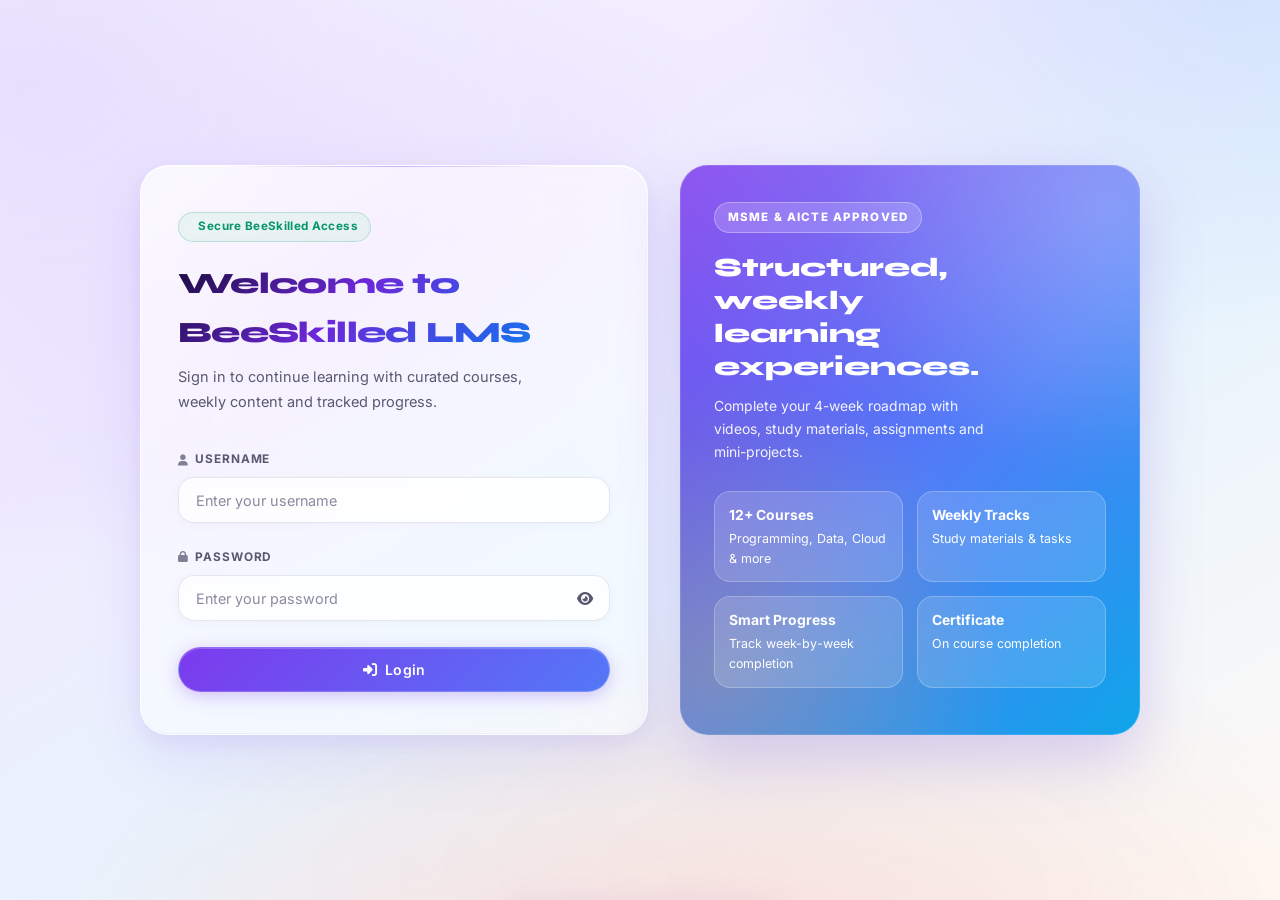
<file: bee_lms/index.html>
<!DOCTYPE html>
<html lang="en">

<head>
    <meta charset="UTF-8">
    <meta name="viewport" content="width=device-width, initial-scale=1.0">
    <title>BeeSkilled LMS</title>
    <link rel="stylesheet" href="https://cdnjs.cloudflare.com/ajax/libs/font-awesome/6.4.0/css/all.min.css">
    <style>
 

@import url('https://fonts.googleapis.com/css2?family=Syne:wght@400;500;600;700;800&family=Inter:ital,wght@0,300;0,400;0,500;0,600;0,700;1,400&display=swap');

 
:root {
    --primary:         #7c3aed;
    --primary-dark:    #5b21b6;
    --primary-light:   #a78bfa;
    --primary-soft:    rgba(124, 58, 237, 0.12);

    --secondary:       #4f7ef8;
    --secondary-dark:  #3b82f6;
    --secondary-light: #60a5fa;

    --accent:          #0ea5e9;
    --accent-dark:     #0284c7;
    --accent-soft:     rgba(14, 165, 233, 0.10);

    --bg:              #f8f6ff;
    --surface:         #f0eeff;
    --card:            rgba(255, 255, 255, 0.55);
    --card-soft:       rgba(255, 255, 255, 0.48);
    --elevated:        rgba(255, 255, 255, 0.75);

    --border:          rgba(255, 255, 255, 0.70);
    --border-strong:   rgba(124, 58, 237, 0.20);

    --text:            #0f0e17;
    --text-muted:      #5a5870;
    --text-faint:      #8b8aa0;

    --success:         #059669;
    --success-soft:    rgba(5, 150, 105, 0.10);
    --warning:         #f59e0b;
    --danger:          #ef4444;
    --danger-soft:     rgba(239, 68, 68, 0.10);

    --r-sm:  10px;
    --r-md:  16px;
    --r-lg:  22px;
    --r-xl:  28px;

    --t-fast: 140ms cubic-bezier(0.4, 0, 0.2, 1);
    --t:      240ms cubic-bezier(0.4, 0, 0.2, 1);
    --t-slow: 380ms cubic-bezier(0.4, 0, 0.2, 1);

    --shadow-sm:   0 8px 32px rgba(100, 80, 200, 0.08);
    --shadow-md:   0 12px 40px rgba(100, 80, 200, 0.10);
    --shadow-lg:   0 20px 60px rgba(100, 80, 200, 0.12);
    --shadow-glow: 0 0 40px rgba(124, 58, 237, 0.12);

    --glass:       blur(28px) saturate(180%);
    --glass-sm:    blur(16px) saturate(160%);

    --nav-height: 68px;
}

/* ── 2. Base Reset & Typography ────────────────────────────── */
* {
    margin: 0;
    padding: 0;
    box-sizing: border-box;
    font-family: 'Inter', system-ui, sans-serif;
}

body {
    min-height: 100vh;
    background: linear-gradient(150deg, #fdfcff 0%, #f0ebff 30%, #e8f4fd 60%, #fff9f5 100%);
    color: var(--text);
    line-height: 1.65;
    -webkit-font-smoothing: antialiased;
    transition: background-color var(--t), color var(--t);
    overflow-x: hidden;
    position: relative;
}

/* Animated mesh background — exactly like File 2 */
body::before {
    content: '';
    position: fixed;
    inset: -30%;
    z-index: -2;
    background: 
        radial-gradient(ellipse 80% 60% at 0%   0%,   #ede9fe 0%,  transparent 55%),
        radial-gradient(ellipse 60% 50% at 100% 0%,   #dbeafe 0%,  transparent 50%),
        radial-gradient(ellipse 70% 60% at 50% 100%,  #fce7f3 0%,  transparent 55%),
        radial-gradient(ellipse 55% 50% at 100% 100%, #fed7aa 0%,  transparent 50%);
    animation: meshShift 20s ease-in-out infinite alternate;
}

body::after {
    content: '';
    position: fixed;
    inset: -30%;
    z-index: -2;
    background: 
        radial-gradient(ellipse 55% 55% at 20% 25%, rgba(167, 139, 250, 0.22) 0%, transparent 60%),
        radial-gradient(ellipse 45% 50% at 80% 15%, rgba(96, 165, 250, 0.18) 0%, transparent 55%),
        radial-gradient(ellipse 60% 45% at 55% 85%, rgba(249, 115, 22, 0.12) 0%, transparent 55%);
    animation: meshShift 28s ease-in-out infinite alternate-reverse;
}

@keyframes meshShift {
    0%   { transform: scale(1)    rotate(0deg);  opacity: 0.8; }
    50%  { transform: scale(1.06) rotate(3deg);  opacity: 1;   }
    100% { transform: scale(0.96) rotate(-2deg); opacity: 0.75; }
}

/* ── 3. Layout ─────────────────────────────────────────────── */
.container {
    max-width: 1200px;
    margin: 0 auto;
    padding: 0 1.75rem;
    position: relative;
    z-index: 2;
}

section {
    padding-top: 1.75rem;
    padding-bottom: 3rem;
}

/* ── 4. Header / Navbar (glass — File 2 style) ── */
header {
    position: sticky;
    top: 0;
    z-index: 40;
    backdrop-filter: var(--glass);
    -webkit-backdrop-filter: var(--glass);
    background: rgba(255, 255, 255, 0.72);
    border-bottom: 1px solid rgba(255, 255, 255, 0.85);
    box-shadow: 0 1px 0 rgba(200, 190, 255, 0.25), 0 4px 24px rgba(120, 100, 200, 0.08);
}

header::before {
    content: '';
    position: absolute;
    top: 0;
    left: 0;
    right: 0;
    height: 1px;
    background: linear-gradient(90deg, transparent, rgba(124, 58, 237, 0.30), rgba(79, 126, 248, 0.30), transparent);
}

.navbar {
    height: var(--nav-height);
    display: flex;
    align-items: center;
    justify-content: space-between;
    gap: 1.5rem;
}

.logo {
    display: inline-flex;
    align-items: center;
    gap: 0.65rem;
    font-family: 'Syne', sans-serif;
    font-weight: 800;
    font-size: 1.15rem;
    letter-spacing: -0.5px;
    background: linear-gradient(135deg, #7c3aed 0%, #4f7ef8 60%, #0ea5e9 100%);
    -webkit-background-clip: text;
    background-clip: text;
    color: transparent;
    text-decoration: none;
    filter: drop-shadow(0 0 10px rgba(124, 58, 237, 0.15));
}

.logo i {
    font-size: 1.25rem;
    padding: 0.5rem;
    border-radius: 12px;
    background: linear-gradient(135deg, #f97316 0%, #ec4899 100%);
    -webkit-background-clip: text;
    background-clip: text;
    color: transparent;
    filter: drop-shadow(0 0 6px rgba(249, 115, 22, 0.3));
    transition: transform var(--t), filter var(--t);
}

.logo i:hover {
    transform: rotate(-8deg) scale(1.1);
}

.nav-links {
    display: flex;
    align-items: center;
    gap: 0.18rem;
    padding: 0.3rem;
    border-radius: 999px;
    background: rgba(255, 255, 255, 0.50);
    backdrop-filter: var(--glass-sm);
    -webkit-backdrop-filter: var(--glass-sm);
    border: 1px solid rgba(255, 255, 255, 0.70);
}

.nav-links a {
    position: relative;
    display: inline-flex;
    align-items: center;
    justify-content: center;
    padding: 0.42rem 0.95rem;
    border-radius: 999px;
    font-size: 0.84rem;
    font-weight: 600;
    text-decoration: none;
    color: var(--text-muted);
    transition: all var(--t-fast);
    white-space: nowrap;
    overflow: hidden;
}

.nav-links a::before {
    content: '';
    position: absolute;
    inset: 0;
    border-radius: inherit;
    background: radial-gradient(circle at 50% 0%, rgba(124, 58, 237, 0.12), transparent 70%);
    opacity: 0;
    transition: opacity var(--t-fast);
}

.nav-links a:hover {
    color: var(--primary);
    background: rgba(124, 58, 237, 0.08);
    transform: translateY(-1px);
}

.nav-links a:hover::before { opacity: 1; }

.nav-links a.active {
    background: linear-gradient(135deg, #7c3aed 0%, #4f7ef8 100%);
    color: #fff;
    box-shadow: 0 4px 18px rgba(124, 58, 237, 0.30), 0 0 0 1px rgba(255, 255, 255, 0.20) inset;
}

.nav-links a.active::before { opacity: 0; }

.theme-toggle {
    border: 1px solid rgba(124, 58, 237, 0.18);
    background: rgba(255, 255, 255, 0.55);
    backdrop-filter: var(--glass-sm);
    -webkit-backdrop-filter: var(--glass-sm);
    border-radius: 999px;
    width: 36px;
    height: 36px;
    display: inline-flex;
    align-items: center;
    justify-content: center;
    cursor: pointer;
    font-size: 0.95rem;
    color: var(--text-muted);
    transition: all var(--t-fast);
}

.theme-toggle:hover {
    border-color: var(--primary);
    color: var(--primary);
    transform: translateY(-1px) rotate(15deg);
    box-shadow: 0 6px 20px rgba(124, 58, 237, 0.15);
    background: rgba(124, 58, 237, 0.08);
}

/* ── 5. Mobile Navbar ──────────────────────────────────────── */
@media (max-width: 768px) {
    .navbar { padding: 0 0.5rem; }

    .nav-links {
        display: none;
        position: absolute;
        top: var(--nav-height);
        right: 1rem;
        left: 1rem;
        flex-direction: column;
        align-items: stretch;
        background: rgba(255, 255, 255, 0.96);
        backdrop-filter: var(--glass);
        -webkit-backdrop-filter: var(--glass);
        border: 1px solid rgba(255, 255, 255, 0.80);
        border-radius: 20px;
        padding: 0.9rem;
        gap: 0.4rem;
        box-shadow: 0 24px 60px rgba(100, 80, 200, 0.15);
        z-index: 100;
    }

    .nav-links.show { display: flex; }

    .nav-links a {
        justify-content: flex-start;
        padding: 0.75rem 1rem;
        border-radius: 14px;
        font-size: 0.9rem;
    }

    .hamburger {
        display: block;
        background: none;
        border: none;
        font-size: 1.4rem;
        color: var(--text);
        cursor: pointer;
        transition: color var(--t-fast);
    }

    .hamburger:hover { color: var(--primary); }
}

@media (min-width: 769px) { .hamburger { display: none; } }

/* ── 6. Login Page — Glass Card Style ──────────────────────── */
#login-page.container {
    max-width: 100%;
    padding: 0;
}

#login-page {
    min-height: 100vh;
    display: flex;
    align-items: center;
    justify-content: center;
    padding: 3rem 1.5rem;
    position: relative;
    z-index: 1;
}

.login-container {
    width: 100%;
    max-width: 1000px;
    display: grid;
    grid-template-columns: minmax(0, 1.05fr) minmax(0, 0.95fr);
    gap: 2rem;
    align-items: stretch;
}

@media (max-width: 880px) {
    .login-container {
        grid-template-columns: minmax(0, 1fr);
        max-width: 480px;
    }
}

.login-card {
    position: relative;
    background: rgba(255, 255, 255, 0.52);
    backdrop-filter: var(--glass);
    -webkit-backdrop-filter: var(--glass);
    border-radius: var(--r-xl);
    padding: 2.6rem 2.3rem;
    box-shadow: 0 24px 60px rgba(120, 80, 220, 0.12), 0 8px 20px rgba(120, 80, 220, 0.08), inset 0 1px 0 rgba(255, 255, 255, 0.90), inset 0 -1px 0 rgba(140, 120, 240, 0.08);
    overflow: hidden;
    border: 1px solid rgba(255, 255, 255, 0.75);
}

.login-card::before {
    content: '';
    position: absolute;
    top: 0;
    left: 0;
    width: 60%;
    height: 50%;
    background: linear-gradient(135deg, rgba(255, 255, 255, 0.55) 0%, rgba(255, 255, 255, 0.05) 50%, transparent 100%);
    border-radius: 28px 0 0 0;
    pointer-events: none;
}

.login-card::after {
    content: '';
    position: absolute;
    top: 0;
    left: 15%;
    right: 15%;
    height: 1px;
    background: linear-gradient(90deg, transparent, rgba(124, 58, 237, 0.40), transparent);
    pointer-events: none;
}

.login-card > * { position: relative; z-index: 1; }

.login-card h2 {
    font-family: 'Syne', sans-serif;
    font-size: 1.85rem;
    font-weight: 800;
    letter-spacing: -0.02em;
    margin-bottom: 0.5rem;
    background: linear-gradient(135deg, #1a0a3d 0%, #6d28d9 40%, #2563eb 75%, #0ea5e9 100%);
    -webkit-background-clip: text;
    -webkit-text-fill-color: transparent;
    background-clip: text;
}

.login-card p {
    font-size: 0.91rem;
    color: var(--text-muted);
    max-width: 23rem;
    margin-bottom: 1.85rem;
    line-height: 1.7;
}

.login-badge {
    display: inline-flex;
    align-items: center;
    gap: 0.45rem;
    font-size: 0.73rem;
    font-weight: 700;
    padding: 0.28rem 0.78rem;
    border-radius: 999px;
    background: rgba(5, 150, 105, 0.08);
    border: 1px solid rgba(5, 150, 105, 0.20);
    color: var(--success);
    margin-bottom: 1.1rem;
    letter-spacing: 0.03em;
    backdrop-filter: blur(8px);
}

.login-badge i { font-size: 0.68rem; }

/* ── 7. Form Elements (Glass Style) ───────────────────────── */
.form-group { margin-bottom: 1.2rem; text-align: left; }

.form-group label {
    display: inline-flex;
    align-items: center;
    gap: 0.38rem;
    margin-bottom: 0.46rem;
    font-weight: 700;
    font-size: 0.74rem;
    letter-spacing: 0.08em;
    text-transform: uppercase;
    color: var(--text-muted);
}

.form-group label i { font-size: 0.70rem; opacity: 0.75; }

.form-group input {
    width: 100%;
    padding: 0.84rem 1.05rem;
    border-radius: var(--r-md);
    border: 1.5px solid rgba(0, 0, 0, 0.09);
    background: rgba(255, 255, 255, 0.65);
    backdrop-filter: blur(10px);
    -webkit-backdrop-filter: blur(10px);
    color: var(--text);
    font-size: 0.9rem;
    outline: none;
    transition: all var(--t-fast);
    box-shadow: 0 2px 8px rgba(100, 80, 200, 0.05);
}

.form-group input::placeholder {
    color: var(--text-faint);
}

.form-group input:focus {
    border-color: rgba(124, 58, 237, 0.40);
    background: rgba(255, 255, 255, 0.85);
    box-shadow: 0 0 0 3px rgba(124, 58, 237, 0.10), 0 8px 30px rgba(100, 80, 200, 0.12);
    transform: translateY(-1px);
}

.password-container { position: relative; }

.toggle-password {
    position: absolute;
    right: 0.65rem;
    top: 50%;
    transform: translateY(-50%);
    border: none;
    background: none;
    color: var(--text-muted);
    cursor: pointer;
    font-size: 0.9rem;
    padding: 0.25rem 0.45rem;
    border-radius: 999px;
    transition: all var(--t-fast);
}

.toggle-password:hover {
    color: var(--primary);
    background: rgba(124, 58, 237, 0.08);
    transform: translateY(-50%) scale(1.1);
}

/* ── 8. Buttons (Gradient — File 2 Style) ──────────────────── */
.btn {
    position: relative;
    display: inline-flex;
    align-items: center;
    justify-content: center;
    gap: 0.5rem;
    padding: 0.80rem 1.35rem;
    border-radius: 999px;
    border: 1px solid transparent;
    font-size: 0.88rem;
    font-weight: 600;
    cursor: pointer;
    user-select: none;
    white-space: nowrap;
    overflow: hidden;
    transition: all var(--t);
    letter-spacing: 0.01em;
}

.btn::before {
    content: '';
    position: absolute;
    inset: 0;
    background: linear-gradient(110deg, transparent 30%, rgba(255, 255, 255, 0.32) 50%, transparent 70%);
    transform: translateX(-100%);
    transition: transform 500ms ease;
    pointer-events: none;
}

.btn:hover::before { transform: translateX(100%); }

.btn-primary {
    width: 100%;
    margin-top: 0.45rem;
    background: linear-gradient(135deg, #7c3aed 0%, #4f7ef8 55%, #0ea5e9 100%);
    background-size: 200% 200%;
    border-color: rgba(255, 255, 255, 0.20);
    color: #fff;
    box-shadow: 0 4px 18px rgba(124, 58, 237, 0.30), inset 0 1px 0 rgba(255, 255, 255, 0.20);
    animation: gradientPulse 5s ease infinite;
}

@keyframes gradientPulse {
    0%   { background-position: 0%   50%; }
    50%  { background-position: 100% 50%; }
    100% { background-position: 0%   50%; }
}

.btn-primary:hover {
    transform: translateY(-3px) scale(1.02);
    box-shadow: 0 10px 32px rgba(124, 58, 237, 0.40), 0 0 0 4px rgba(124, 58, 237, 0.10);
}

.btn-secondary {
    background: rgba(255, 255, 255, 0.55);
    backdrop-filter: var(--glass-sm);
    -webkit-backdrop-filter: var(--glass-sm);
    border: 1.5px solid rgba(124, 58, 237, 0.18);
    color: var(--text);
}

.btn-secondary:hover {
    border-color: rgba(124, 58, 237, 0.40);
    color: var(--primary);
    transform: translateY(-2px);
    background: rgba(124, 58, 237, 0.08);
    box-shadow: 0 6px 22px rgba(124, 58, 237, 0.12);
}

.btn-success {
    background: linear-gradient(135deg, #059669 0%, #0ea5e9 100%);
    border-color: rgba(5, 150, 105, 0.30);
    color: #fff;
    box-shadow: 0 4px 16px rgba(5, 150, 105, 0.25);
}

.btn-success:hover {
    transform: translateY(-3px) scale(1.02);
    box-shadow: 0 10px 30px rgba(5, 150, 105, 0.35);
}

.btn-warning {
    background: linear-gradient(135deg, #f59e0b 0%, #f97316 100%);
    border-color: rgba(245, 158, 11, 0.30);
    color: #fff;
    box-shadow: 0 4px 16px rgba(245, 158, 11, 0.25);
}

.btn-warning:hover {
    transform: translateY(-2px);
    box-shadow: 0 10px 30px rgba(245, 158, 11, 0.35);
}

.btn-outline {
    background: rgba(255, 255, 255, 0.50);
    backdrop-filter: var(--glass-sm);
    -webkit-backdrop-filter: var(--glass-sm);
    border: 1.5px solid rgba(124, 58, 237, 0.18);
    color: var(--text-muted);
}

.btn-outline:hover {
    border-color: rgba(124, 58, 237, 0.40);
    color: var(--primary);
    transform: translateY(-2px);
    background: rgba(124, 58, 237, 0.08);
    box-shadow: 0 6px 20px rgba(124, 58, 237, 0.12);
}

.btn[disabled],
.btn:disabled {
    opacity: 0.40;
    cursor: not-allowed;
    box-shadow: none;
    transform: none;
}

/* ── 9. Login Hero Panel (Glass — File 2 Style) ────────────── */
.login-hero {
    position: relative;
    border-radius: var(--r-xl);
    padding: 2.3rem 2.1rem;
    background: linear-gradient(135deg, #7c3aed 0%, #4f7ef8 55%, #0ea5e9 100%);
    color: #fff;
    overflow: hidden;
    box-shadow: 0 24px 60px rgba(120, 80, 220, 0.25), 0 0 0 1px rgba(255, 255, 255, 0.12) inset;
    animation: heroFloat 7s ease-in-out infinite;
}

@keyframes heroFloat {
    0%,100% { transform: translateY(0) rotate(0deg); }
    40%      { transform: translateY(-9px) rotate(0.35deg); }
    70%      { transform: translateY(-4px) rotate(-0.2deg); }
}

.login-hero::before {
    content: '';
    position: absolute;
    inset: 0;
    background: radial-gradient(circle at 8% 88%, rgba(251, 191, 36, 0.25) 0%, transparent 45%),
                radial-gradient(circle at 92% 8%, rgba(255, 255, 255, 0.20) 0%, transparent 40%);
    pointer-events: none;
}

.login-hero::after {
    content: '';
    position: absolute;
    top: 0;
    left: 0;
    right: 0;
    height: 48%;
    background: linear-gradient(to bottom, rgba(255, 255, 255, 0.14), transparent);
    border-radius: inherit;
    pointer-events: none;
}

.login-hero > * { position: relative; z-index: 1; }

.login-hero-badge {
    display: inline-flex;
    padding: 0.30rem 0.82rem;
    border-radius: 999px;
    background: rgba(255, 255, 255, 0.18);
    border: 1px solid rgba(255, 255, 255, 0.32);
    font-size: 0.72rem;
    font-weight: 800;
    text-transform: uppercase;
    letter-spacing: 0.10em;
    backdrop-filter: blur(10px);
}

.login-hero-title {
    margin-top: 1.1rem;
    font-family: 'Syne', sans-serif;
    font-size: 1.65rem;
    font-weight: 800;
    max-width: 16rem;
    line-height: 1.25;
}

.login-hero-sub {
    margin-top: 0.78rem;
    font-size: 0.87rem;
    max-width: 17rem;
    opacity: 0.92;
    line-height: 1.65;
}

.login-hero-metrics {
    margin-top: 1.7rem;
    display: grid;
    grid-template-columns: repeat(2, minmax(0, 1fr));
    gap: 0.88rem;
}

.login-hero-pill {
    background: rgba(255, 255, 255, 0.14);
    backdrop-filter: blur(10px);
    -webkit-backdrop-filter: blur(10px);
    border: 1px solid rgba(255, 255, 255, 0.24);
    border-radius: 16px;
    padding: 0.72rem 0.88rem;
    font-size: 0.78rem;
    transition: all var(--t-fast);
}

.login-hero-pill:hover {
    background: rgba(255, 255, 255, 0.22);
    transform: translateY(-2px);
}

.login-hero-pill strong {
    display: block;
    font-size: 0.87rem;
    margin-bottom: 0.12rem;
    font-weight: 700;
}

@media (max-width: 880px) {
    .login-hero { display: none; }
    .login-card { padding: 2.3rem 1.9rem; }
}

/* ── 10. Page Titles ───────────────────────────────────────── */
.page-title {
    font-family: 'Syne', sans-serif;
    font-size: 1.6rem;
    font-weight: 800;
    letter-spacing: -0.02em;
    margin: 1rem 0 1.55rem;
    display: inline-flex;
    align-items: center;
    gap: 0.6rem;
    position: relative;
    background: linear-gradient(135deg, #1a0a3d 0%, #6d28d9 40%, #2563eb 75%, #0ea5e9 100%);
    -webkit-background-clip: text;
    background-clip: text;
    color: transparent;
}

.page-title::after {
    content: '';
    position: absolute;
    left: 0;
    bottom: -0.42rem;
    width: 3.2rem;
    height: 2.5px;
    border-radius: 999px;
    background: linear-gradient(90deg, var(--primary), var(--secondary), var(--accent), transparent);
}

.page-title i { font-size: 1.1rem; color: var(--primary); opacity: 0.85; }

.page-title-chip {
    font-family: 'Inter', sans-serif;
    font-size: 0.69rem;
    font-weight: 700;
    padding: 0.15rem 0.62rem;
    border-radius: 999px;
    background: rgba(124, 58, 237, 0.08);
    border: 1px solid rgba(124, 58, 237, 0.20);
    color: var(--primary);
    text-transform: uppercase;
    letter-spacing: 0.09em;
    backdrop-filter: blur(8px);
}

/* ── 11. Dashboard ─────────────────────────────────────────── */
#dashboard-page { padding-top: 1.75rem; }

.courses-grid {
    display: grid;
    grid-template-columns: repeat(3, minmax(0, 1fr));
    gap: 1.5rem;
    margin-top: 1.1rem;
}

@media (max-width: 1024px) {
    .courses-grid { grid-template-columns: repeat(2, minmax(0, 1fr)); }
}

@media (max-width: 640px) {
    .courses-grid { grid-template-columns: minmax(0, 1fr); gap: 1.15rem; }
}

/* ── 12. Course Cards (Glass — File 2 Style) ───────────────── */
.course-card {
    position: relative;
    background: rgba(255, 255, 255, 0.52);
    backdrop-filter: var(--glass);
    -webkit-backdrop-filter: var(--glass);
    border-radius: var(--r-lg);
    box-shadow: 0 8px 32px rgba(100, 80, 200, 0.08), inset 0 1px 0 rgba(255, 255, 255, 0.90);
    border: 1px solid rgba(255, 255, 255, 0.75);
    overflow: hidden;
    cursor: pointer;
    transform-origin: center;
    transition: transform var(--t), box-shadow var(--t), border-color var(--t);
    animation: fade-up 0.5s cubic-bezier(0.22, 1, 0.36, 1) both;
}

.course-card::before {
    content: '';
    position: absolute;
    top: 0;
    left: 0;
    width: 65%;
    height: 45%;
    background: linear-gradient(135deg, rgba(255, 255, 255, 0.55) 0%, transparent 70%);
    border-radius: 22px 0 0 0;
    pointer-events: none;
    z-index: 2;
    opacity: 1;
}

.course-card::after {
    content: '';
    position: absolute;
    top: 0;
    left: 0;
    right: 0;
    height: 1px;
    background: linear-gradient(90deg, transparent, rgba(124, 58, 237, 0.40), rgba(79, 126, 248, 0.40), transparent);
    opacity: 0;
    transition: opacity var(--t);
    z-index: 2;
}

.course-card:hover {
    transform: translateY(-9px) scale(1.015);
    border-color: rgba(124, 58, 237, 0.30);
    box-shadow: 0 28px 55px rgba(124, 58, 237, 0.16), 0 10px 22px rgba(124, 58, 237, 0.10), inset 0 1px 0 rgba(255, 255, 255, 0.95);
}

.course-card:hover::after { opacity: 1; }

.course-card > * { position: relative; z-index: 1; }

.course-card:nth-child(1) { animation-delay: 0.05s; }
.course-card:nth-child(2) { animation-delay: 0.10s; }
.course-card:nth-child(3) { animation-delay: 0.15s; }
.course-card:nth-child(4) { animation-delay: 0.20s; }
.course-card:nth-child(5) { animation-delay: 0.25s; }
.course-card:nth-child(6) { animation-delay: 0.30s; }

.course-image {
    position: relative;
    overflow: hidden;
    border-top-left-radius: var(--r-lg);
    border-top-right-radius: var(--r-lg);
}

.course-image img {
    width: 100%;
    height: 138px;
    object-fit: cover;
    display: block;
    transform: scale(1.03);
    transition: transform var(--t-slow), filter var(--t-slow);
    filter: brightness(0.95) saturate(1.05);
}

.course-card:hover .course-image img {
    transform: scale(1.09);
    filter: brightness(1.0) saturate(1.15);
}

.course-image::before {
    content: '';
    position: absolute;
    inset: 0;
    background: linear-gradient(to top, rgba(13, 6, 0, 0.70) 0%, rgba(13, 6, 0, 0.25) 50%, transparent 100%);
    z-index: 1;
    pointer-events: none;
}

.course-image-overlay {
    position: absolute;
    inset: 0;
    display: flex;
    align-items: flex-end;
    justify-content: space-between;
    padding: 1.1rem 1.3rem;
    z-index: 2;
}

.course-image-title {
    font-family: 'Syne', sans-serif;
    font-size: 0.97rem;
    font-weight: 700;
    max-width: 68%;
    color: #fef3e8;
    line-height: 1.35;
    text-shadow: 0 1px 8px rgba(13, 6, 0, 0.70);
}

.course-chip {
    padding: 0.22rem 0.65rem;
    border-radius: 999px;
    background: rgba(13, 6, 0, 0.55);
    backdrop-filter: blur(10px);
    -webkit-backdrop-filter: blur(10px);
    border: 1px solid rgba(124, 58, 237, 0.40);
    font-size: 0.69rem;
    font-weight: 800;
    text-transform: uppercase;
    letter-spacing: 0.08em;
    color: #a78bfa;
}

.course-content { padding: 1.2rem 1.4rem 1.25rem; }

.course-content h3 {
    font-family: 'Syne', sans-serif;
    font-size: 1rem;
    font-weight: 700;
    margin-bottom: 0.28rem;
    line-height: 1.4;
    color: var(--text);
}

.course-content p {
    font-size: 0.81rem;
    color: var(--text-muted);
    margin-bottom: 0.92rem;
    line-height: 1.6;
}

/* ── 13. Progress Bars ─────────────────────────────────────── */
.progress-container { margin-bottom: 1rem; }

.progress-label {
    display: flex;
    justify-content: space-between;
    font-size: 0.76rem;
    color: var(--text-muted);
    margin-bottom: 0.38rem;
    font-weight: 600;
}

.progress-bar {
    position: relative;
    height: 5px;
    border-radius: 999px;
    background: rgba(0, 0, 0, 0.08);
    overflow: hidden;
}

.progress-fill {
    position: relative;
    height: 100%;
    border-radius: inherit;
    background: linear-gradient(90deg, var(--primary), var(--secondary), var(--accent));
    transition: width 750ms cubic-bezier(0.22, 1, 0.36, 1);
    box-shadow: 0 0 8px rgba(124, 58, 237, 0.45);
}

.progress-fill::after {
    content: '';
    position: absolute;
    inset: 0;
    background: linear-gradient(90deg, transparent 0%, rgba(255, 255, 255, 0.50) 50%, transparent 100%);
    animation: bar-shimmer 2.6s ease-in-out infinite;
}

@keyframes bar-shimmer {
    0%   { transform: translateX(-100%); }
    60%  { transform: translateX(100%); }
    100% { transform: translateX(100%); }
}

.course-card .btn-primary.continue-btn {
    width: 100%;
    justify-content: center;
    padding-inline: 0.9rem;
    font-size: 0.84rem;
    margin-top: 0.15rem;
    background: linear-gradient(135deg, #7c3aed 0%, #4f7ef8 55%, #0ea5e9 100%);
    border-radius: 999px;
    box-shadow: 0 4px 18px rgba(124, 58, 237, 0.30);
}

.course-card .btn-primary.continue-btn i { font-size: 0.78rem; }

/* ── 14. Course / Week Page (Glass Cards) ──────────────────── */
#course-page { padding-top: 1.75rem; }

.page-header {
    display: flex;
    flex-wrap: wrap;
    align-items: center;
    justify-content: space-between;
    gap: 0.85rem;
    margin-bottom: 1.5rem;
}

.back-btn { padding-inline: 0.95rem; font-size: 0.82rem; }

.weeks-container {
    max-width: 880px;
    margin: 0 auto;
    display: flex;
    flex-direction: column;
    gap: 1.2rem;
}

.week-card {
    background: rgba(255, 255, 255, 0.52);
    backdrop-filter: var(--glass);
    -webkit-backdrop-filter: var(--glass);
    border-radius: var(--r-lg);
    border: 1px solid rgba(255, 255, 255, 0.75);
    box-shadow: 0 8px 32px rgba(100, 80, 200, 0.08), inset 0 1px 0 rgba(255, 255, 255, 0.90);
    overflow: hidden;
    transition: all var(--t);
    animation: fade-up 0.45s cubic-bezier(0.22, 1, 0.36, 1) both;
    position: relative;
}

.week-card::before {
    content: '';
    position: absolute;
    top: 0;
    left: 0;
    width: 60%;
    height: 40%;
    background: linear-gradient(135deg, rgba(255, 255, 255, 0.50) 0%, transparent 70%);
    border-radius: 22px 0 0 0;
    pointer-events: none;
}

.week-card:nth-child(1) { animation-delay: 0.05s; }
.week-card:nth-child(2) { animation-delay: 0.10s; }
.week-card:nth-child(3) { animation-delay: 0.15s; }
.week-card:nth-child(4) { animation-delay: 0.20s; }

.week-card:hover {
    transform: translateY(-6px);
    border-color: rgba(124, 58, 237, 0.30);
    box-shadow: 0 22px 55px rgba(124, 58, 237, 0.14), inset 0 1px 0 rgba(255, 255, 255, 0.95);
}

.week-header {
    padding: 1rem 1.25rem;
    display: flex;
    align-items: center;
    justify-content: space-between;
    gap: 0.75rem;
    background: linear-gradient(135deg, rgba(124, 58, 237, 0.08) 0%, rgba(255, 255, 255, 0.70) 100%);
    color: var(--text);
    border-bottom: 1px solid rgba(124, 58, 237, 0.10);
    position: relative;
}

.week-header::before {
    content: '';
    position: absolute;
    top: 0;
    left: 0;
    right: 0;
    height: 1px;
    background: linear-gradient(90deg, transparent, rgba(124, 58, 237, 0.40), rgba(79, 126, 248, 0.40), transparent);
}

.week-header h3 {
    font-family: 'Syne', sans-serif;
    font-size: 0.93rem;
    font-weight: 700;
    letter-spacing: 0.06em;
    text-transform: uppercase;
}

.week-header span {
    font-size: 0.78rem;
    padding: 0.28rem 0.72rem;
    border-radius: 999px;
    display: inline-flex;
    align-items: center;
    gap: 0.4rem;
    background: rgba(255, 255, 255, 0.55);
    backdrop-filter: blur(8px);
    border: 1px solid rgba(124, 58, 237, 0.20);
    color: var(--primary);
    font-weight: 600;
}

.week-header span i { font-size: 0.76rem; }

.week-header.locked {
    background: linear-gradient(135deg, rgba(156, 163, 175, 0.08) 0%, rgba(255, 255, 255, 0.60) 100%);
}

.week-content { padding: 1.2rem 1.25rem 1.35rem; }

/* ── 15. Video Container ───────────────────────────────────── */
.video-container {
    position: relative;
    width: 100%;
    border-radius: var(--r-md);
    overflow: hidden;
    background: radial-gradient(circle at top, rgba(124, 58, 237, 0.08), rgba(255, 255, 255, 0.50));
    padding-bottom: 56.25%;
    margin-bottom: 1.1rem;
    box-shadow: 0 8px 32px rgba(100, 80, 200, 0.10), 0 0 0 1px rgba(255, 255, 255, 0.50);
}

.video-container iframe {
    position: absolute;
    inset: 0;
    width: 100%;
    height: 100%;
    border: none;
}

.locked-overlay {
    position: absolute;
    inset: 0;
    display: flex;
    align-items: center;
    justify-content: center;
    background: radial-gradient(circle at center, rgba(255, 255, 255, 0.20), rgba(255, 255, 255, 0.85));
    color: var(--text-muted);
    font-size: 1.45rem;
    backdrop-filter: blur(6px);
    -webkit-backdrop-filter: blur(6px);
}

/* ── 16. Assignment Input ──────────────────────────────────── */
.actions {
    display: flex;
    flex-wrap: wrap;
    gap: 0.65rem;
    margin-top: 0.78rem;
}

.assignment-input {
    flex: 1;
    min-width: 220px;
    padding: 0.82rem 1.05rem;
    border-radius: 999px;
    border: 1.5px solid rgba(0, 0, 0, 0.09);
    background: rgba(255, 255, 255, 0.65);
    backdrop-filter: blur(10px);
    -webkit-backdrop-filter: blur(10px);
    color: var(--text);
    font-size: 0.86rem;
    outline: none;
    transition: all var(--t-fast);
}

.assignment-input::placeholder {
    color: var(--text-faint);
}

.assignment-input:focus {
    border-color: rgba(124, 58, 237, 0.40);
    background: rgba(255, 255, 255, 0.85);
    box-shadow: 0 0 0 3px rgba(124, 58, 237, 0.10), 0 8px 30px rgba(100, 80, 200, 0.12);
    transform: translateY(-1px);
}

@media (max-width: 720px) {
    .actions { flex-direction: column; }
    .assignment-input { min-width: 100%; }
}

/* ── 17. Profile Page (Glass Cards) ───────────────────────── */
#profile-page { padding-top: 1.75rem; }

.profile-container {
    display: grid;
    grid-template-columns: minmax(0, 0.95fr) minmax(0, 1.3fr);
    gap: 1.5rem;
    align-items: flex-start;
}

@media (max-width: 880px) {
    .profile-container { grid-template-columns: minmax(0, 1fr); gap: 1.15rem; }
}

.profile-card {
    background: rgba(255, 255, 255, 0.52);
    backdrop-filter: var(--glass);
    -webkit-backdrop-filter: var(--glass);
    border-radius: var(--r-lg);
    padding: 1.8rem 1.55rem;
    border: 1px solid rgba(255, 255, 255, 0.75);
    box-shadow: 0 8px 32px rgba(100, 80, 200, 0.08), inset 0 1px 0 rgba(255, 255, 255, 0.90);
    text-align: center;
    position: relative;
    overflow: hidden;
}

.profile-card::before {
    content: '';
    position: absolute;
    top: 0;
    left: 0;
    width: 60%;
    height: 40%;
    background: linear-gradient(135deg, rgba(255, 255, 255, 0.55) 0%, transparent 70%);
    border-radius: 22px 0 0 0;
    pointer-events: none;
}

.profile-card::after {
    content: '';
    position: absolute;
    top: 0;
    left: 0;
    right: 0;
    height: 1px;
    background: linear-gradient(90deg, transparent, rgba(124, 58, 237, 0.40), rgba(79, 126, 248, 0.40), transparent);
}

.profile-picture {
    position: relative;
    width: 132px;
    height: 132px;
    margin: 0 auto 0.85rem;
    border-radius: 999px;
    background: linear-gradient(135deg, #7c3aed 0%, #4f7ef8 55%, #0ea5e9 100%);
    display: flex;
    align-items: center;
    justify-content: center;
    color: #fff;
    font-size: 2.5rem;
    box-shadow: 0 0 0 3px rgba(124, 58, 237, 0.20), 0 0 0 8px rgba(124, 58, 237, 0.08), 0 14px 35px rgba(124, 58, 237, 0.25);
    overflow: hidden;
    transition: box-shadow var(--t);
}

.profile-picture:hover {
    box-shadow: 0 0 0 3px rgba(124, 58, 237, 0.35), 0 0 0 12px rgba(124, 58, 237, 0.12), 0 20px 45px rgba(124, 58, 237, 0.35);
}

.profile-picture img { width: 100%; height: 100%; object-fit: cover; }

.change-photo {
    position: absolute;
    inset-inline: 0;
    bottom: 0;
    padding: 0.40rem 0.5rem;
    font-size: 0.69rem;
    background: linear-gradient(to top, rgba(0, 0, 0, 0.70), transparent);
    color: #a78bfa;
    cursor: pointer;
    backdrop-filter: blur(4px);
    transition: background var(--t-fast);
    font-weight: 700;
    letter-spacing: 0.02em;
}

.change-photo:hover {
    background: linear-gradient(to top, rgba(0, 0, 0, 0.85), rgba(0, 0, 0, 0.30));
}

.profile-info h2 {
    margin-top: 0.45rem;
    font-family: 'Syne', sans-serif;
    font-size: 1.15rem;
    font-weight: 800;
    color: var(--text);
}

.profile-info p {
    margin-top: 0.18rem;
    margin-bottom: 0.92rem;
    font-size: 0.85rem;
    color: var(--text-muted);
}

.analytics-card {
    background: rgba(255, 255, 255, 0.52);
    backdrop-filter: var(--glass);
    -webkit-backdrop-filter: var(--glass);
    border-radius: var(--r-lg);
    padding: 1.6rem 1.55rem;
    border: 1px solid rgba(255, 255, 255, 0.75);
    box-shadow: 0 8px 32px rgba(100, 80, 200, 0.08), inset 0 1px 0 rgba(255, 255, 255, 0.90);
    position: relative;
    overflow: hidden;
}

.analytics-card::before {
    content: '';
    position: absolute;
    top: 0;
    left: 0;
    width: 55%;
    height: 40%;
    background: linear-gradient(135deg, rgba(255, 255, 255, 0.55) 0%, transparent 70%);
    border-radius: 22px 0 0 0;
    pointer-events: none;
}

.analytics-card::after {
    content: '';
    position: absolute;
    top: 0;
    left: 0;
    right: 0;
    height: 1px;
    background: linear-gradient(90deg, transparent, rgba(124, 58, 237, 0.35), rgba(79, 126, 248, 0.35), transparent);
}

.analytics-card h3 {
    font-family: 'Syne', sans-serif;
    font-size: 0.76rem;
    font-weight: 700;
    margin-bottom: 1rem;
    padding-bottom: 0.78rem;
    border-bottom: 1px solid rgba(124, 58, 237, 0.15);
    text-transform: uppercase;
    letter-spacing: 0.14em;
    color: var(--text-muted);
}

.course-progress { margin-bottom: 1rem; }

.course-progress-header {
    display: flex;
    align-items: center;
    justify-content: space-between;
    font-size: 0.82rem;
    margin-bottom: 0.35rem;
    font-weight: 600;
    color: var(--text);
}

.course-progress-header span:last-child {
    font-variant-numeric: tabular-nums;
    color: var(--text-muted);
}

.course-progress .progress-bar { background: rgba(0, 0, 0, 0.08); }

.course-progress .progress-fill {
    background: linear-gradient(90deg, var(--primary), var(--secondary), var(--accent));
    box-shadow: 0 0 8px rgba(124, 58, 237, 0.45);
}

.data-actions {
    display: flex;
    flex-wrap: wrap;
    gap: 0.65rem;
    margin-top: 1.1rem;
}

/* ── 18. Utility ───────────────────────────────────────────── */
.hidden      { display: none !important; }
.text-center { text-align: center; }
.mt-20       { margin-top: 20px; }
.mb-20       { margin-bottom: 20px; }

/* ── 19. Notification Toast ────────────────────────────────── */
.notification {
    position: fixed;
    left: 50%;
    bottom: 1.6rem;
    transform: translateX(-50%) translateY(160%);
    padding: 0.80rem 1.15rem;
    border-radius: 999px;
    background: rgba(255, 255, 255, 0.88);
    backdrop-filter: blur(24px) saturate(180%);
    color: #0f0e17;
    font-size: 0.84rem;
    font-weight: 700;
    display: inline-flex;
    align-items: center;
    gap: 0.55rem;
    box-shadow: 0 10px 40px rgba(120, 80, 220, 0.18), 0 2px 8px rgba(120, 80, 220, 0.08), inset 0 1px 0 rgba(255, 255, 255, 0.95);
    z-index: 1000;
    transition: transform 260ms cubic-bezier(0.21, 0.89, 0.38, 0.98);
    pointer-events: none;
    white-space: nowrap;
    border-left: 3px solid var(--primary);
}

.notification::before {
    content: "●";
    font-size: 0.60rem;
    opacity: 0.85;
    animation: dot-pulse 1.8s ease-in-out infinite;
}

@keyframes dot-pulse {
    0%, 100% { opacity: 0.85; transform: scale(1); }
    50%       { opacity: 1;    transform: scale(1.4); }
}

.notification.show { transform: translateX(-50%) translateY(0); }

.notification.error {
    border-left-color: var(--danger);
}

/* ── 20. Entrance Animation ────────────────────────────────── */
@keyframes fade-up {
    from { opacity: 0; transform: translateY(22px); }
    to   { opacity: 1; transform: translateY(0); }
}

/* ── 21. Scrollbar ─────────────────────────────────────────── */
::-webkit-scrollbar { width: 7px; height: 7px; }
::-webkit-scrollbar-track { background: #f0eeff; border-radius: 10px; }
::-webkit-scrollbar-thumb {
    background: linear-gradient(180deg, #a78bfa, #60a5fa);
    border-radius: 10px;
}
::-webkit-scrollbar-thumb:hover {
    background: linear-gradient(180deg, #7c3aed, #3b82f6);
}

/* ── 22. Selection ─────────────────────────────────────────── */
::selection {
    background: rgba(124, 58, 237, 0.20);
    color: #5b21b6;
}

.logo-img {
    height: 36px;
    width: 36px;
    object-fit: contain;
    border-radius: 8px;
}

.logo {
    display: flex;
    align-items: center;
    gap: 10px;
}

/* ═══════════════════════════════════════════════════════════════
   DARK THEME STYLES
   ═══════════════════════════════════════════════════════════════ */
body.dark-theme {
    background: linear-gradient(150deg, #0f0e17 0%, #1a1025 30%, #0d1b2a 60%, #1a120b 100%);
    color: #e2e0f0;
}

body.dark-theme::before {
    background: 
        radial-gradient(ellipse 80% 60% at 0%   0%,   rgba(124, 58, 237, 0.12) 0%,  transparent 55%),
        radial-gradient(ellipse 60% 50% at 100% 0%,   rgba(14, 165, 233, 0.10) 0%,  transparent 50%),
        radial-gradient(ellipse 70% 60% at 50% 100%,  rgba(236, 72, 153, 0.08) 0%,  transparent 55%),
        radial-gradient(ellipse 55% 50% at 100% 100%, rgba(249, 115, 22, 0.07) 0%,  transparent 50%);
}

body.dark-theme::after {
    background: 
        radial-gradient(ellipse 55% 55% at 20% 25%, rgba(167, 139, 250, 0.15) 0%, transparent 60%),
        radial-gradient(ellipse 45% 50% at 80% 15%, rgba(96, 165, 250, 0.12) 0%, transparent 55%),
        radial-gradient(ellipse 60% 45% at 55% 85%, rgba(249, 115, 22, 0.08) 0%, transparent 55%);
}

/* Dark theme - Header */
body.dark-theme header {
    background: rgba(15, 14, 23, 0.80);
    border-bottom: 1px solid rgba(124, 58, 237, 0.20);
    box-shadow: 0 1px 0 rgba(124, 58, 237, 0.15), 0 4px 24px rgba(0, 0, 0, 0.30);
}

body.dark-theme header::before {
    background: linear-gradient(90deg, transparent, rgba(167, 139, 250, 0.30), rgba(96, 165, 250, 0.30), transparent);
}

/* Dark theme - Nav links */
body.dark-theme .nav-links {
    background: rgba(30, 27, 45, 0.65);
    border: 1px solid rgba(124, 58, 237, 0.25);
}

body.dark-theme .nav-links a {
    color: #b8b5d0;
}

body.dark-theme .nav-links a:hover {
    color: #c4b5fd;
    background: rgba(124, 58, 237, 0.15);
}

body.dark-theme .nav-links a.active {
    background: linear-gradient(135deg, #7c3aed 0%, #4f7ef8 100%);
    color: #fff;
}

body.dark-theme .theme-toggle {
    border: 1px solid rgba(167, 139, 250, 0.25);
    background: rgba(30, 27, 45, 0.65);
    color: #b8b5d0;
}

body.dark-theme .theme-toggle:hover {
    border-color: #a78bfa;
    color: #c4b5fd;
    background: rgba(124, 58, 237, 0.15);
    box-shadow: 0 6px 20px rgba(124, 58, 237, 0.25);
}

/* Dark theme - Login Card */
body.dark-theme .login-card {
    background: rgba(25, 22, 40, 0.65);
    border: 1px solid rgba(124, 58, 237, 0.25);
    box-shadow: 0 24px 60px rgba(0, 0, 0, 0.40), 0 8px 20px rgba(0, 0, 0, 0.30), inset 0 1px 0 rgba(255, 255, 255, 0.05), inset 0 -1px 0 rgba(124, 58, 237, 0.20);
}

body.dark-theme .login-card::before {
    background: linear-gradient(135deg, rgba(255, 255, 255, 0.04) 0%, rgba(255, 255, 255, 0.01) 50%, transparent 100%);
}

body.dark-theme .login-card::after {
    background: linear-gradient(90deg, transparent, rgba(167, 139, 250, 0.40), transparent);
}

body.dark-theme .login-card h2 {
    background: linear-gradient(135deg, #c4b5fd 0%, #a78bfa 40%, #60a5fa 75%, #38bdf8 100%);
    -webkit-background-clip: text;
    -webkit-text-fill-color: transparent;
    background-clip: text;
}

body.dark-theme .login-card p {
    color: #a09cc0;
}

body.dark-theme .login-badge {
    background: rgba(5, 150, 105, 0.15);
    border: 1px solid rgba(5, 150, 105, 0.30);
    color: #34d399;
}

/* Dark theme - Form elements */
body.dark-theme .form-group label {
    color: #a09cc0;
}

body.dark-theme .form-group input {
    background: rgba(30, 27, 45, 0.70);
    border: 1.5px solid rgba(124, 58, 237, 0.20);
    color: #e2e0f0;
    box-shadow: 0 2px 8px rgba(0, 0, 0, 0.20);
}

body.dark-theme .form-group input::placeholder {
    color: #6b6880;
}

body.dark-theme .form-group input:focus {
    border-color: rgba(167, 139, 250, 0.50);
    background: rgba(35, 32, 50, 0.85);
    box-shadow: 0 0 0 3px rgba(124, 58, 237, 0.20), 0 8px 30px rgba(0, 0, 0, 0.30);
}

body.dark-theme .toggle-password {
    color: #a09cc0;
}

body.dark-theme .toggle-password:hover {
    color: #c4b5fd;
    background: rgba(124, 58, 237, 0.15);
}

/* Dark theme - Buttons */
body.dark-theme .btn-secondary {
    background: rgba(30, 27, 45, 0.65);
    border: 1.5px solid rgba(124, 58, 237, 0.25);
    color: #e2e0f0;
}

body.dark-theme .btn-secondary:hover {
    border-color: rgba(167, 139, 250, 0.50);
    color: #c4b5fd;
    background: rgba(124, 58, 237, 0.15);
    box-shadow: 0 6px 22px rgba(124, 58, 237, 0.20);
}

body.dark-theme .btn-outline {
    background: rgba(30, 27, 45, 0.65);
    border: 1.5px solid rgba(124, 58, 237, 0.25);
    color: #a09cc0;
}

body.dark-theme .btn-outline:hover {
    border-color: rgba(167, 139, 250, 0.50);
    color: #c4b5fd;
    background: rgba(124, 58, 237, 0.15);
    box-shadow: 0 6px 20px rgba(124, 58, 237, 0.20);
}

/* Dark theme - Page Titles */
body.dark-theme .page-title {
    background: linear-gradient(135deg, #c4b5fd 0%, #a78bfa 40%, #60a5fa 75%, #38bdf8 100%);
    -webkit-background-clip: text;
    background-clip: text;
    color: transparent;
}

body.dark-theme .page-title-chip {
    background: rgba(124, 58, 237, 0.15);
    border: 1px solid rgba(167, 139, 250, 0.30);
    color: #c4b5fd;
}

/* Dark theme - Course Cards */
body.dark-theme .course-card {
    background: rgba(25, 22, 40, 0.65);
    border: 1px solid rgba(124, 58, 237, 0.25);
    box-shadow: 0 8px 32px rgba(0, 0, 0, 0.30), inset 0 1px 0 rgba(255, 255, 255, 0.04);
}

body.dark-theme .course-card::before {
    background: linear-gradient(135deg, rgba(255, 255, 255, 0.04) 0%, transparent 70%);
}

body.dark-theme .course-card::after {
    background: linear-gradient(90deg, transparent, rgba(167, 139, 250, 0.40), rgba(96, 165, 250, 0.40), transparent);
}

body.dark-theme .course-card:hover {
    border-color: rgba(167, 139, 250, 0.45);
    box-shadow: 0 28px 55px rgba(124, 58, 237, 0.25), 0 10px 22px rgba(124, 58, 237, 0.15), inset 0 1px 0 rgba(255, 255, 255, 0.06);
}

body.dark-theme .course-content h3 {
    color: #e2e0f0;
}

body.dark-theme .course-content p {
    color: #a09cc0;
}

/* Dark theme - Week Cards */
body.dark-theme .week-card {
    background: rgba(25, 22, 40, 0.65);
    border: 1px solid rgba(124, 58, 237, 0.25);
    box-shadow: 0 8px 32px rgba(0, 0, 0, 0.30), inset 0 1px 0 rgba(255, 255, 255, 0.04);
}

body.dark-theme .week-card::before {
    background: linear-gradient(135deg, rgba(255, 255, 255, 0.04) 0%, transparent 70%);
}

body.dark-theme .week-card:hover {
    border-color: rgba(167, 139, 250, 0.45);
    box-shadow: 0 22px 55px rgba(124, 58, 237, 0.20), inset 0 1px 0 rgba(255, 255, 255, 0.06);
}

body.dark-theme .week-header {
    background: linear-gradient(135deg, rgba(124, 58, 237, 0.15) 0%, rgba(30, 27, 45, 0.70) 100%);
    color: #e2e0f0;
    border-bottom: 1px solid rgba(124, 58, 237, 0.20);
}

body.dark-theme .week-header::before {
    background: linear-gradient(90deg, transparent, rgba(167, 139, 250, 0.40), rgba(96, 165, 250, 0.40), transparent);
}

body.dark-theme .week-header span {
    background: rgba(30, 27, 45, 0.65);
    border: 1px solid rgba(124, 58, 237, 0.30);
    color: #c4b5fd;
}

body.dark-theme .week-header.locked {
    background: linear-gradient(135deg, rgba(100, 100, 120, 0.10) 0%, rgba(30, 27, 45, 0.60) 100%);
}

/* Dark theme - Video Container */
body.dark-theme .video-container {
    background: radial-gradient(circle at top, rgba(124, 58, 237, 0.12), rgba(25, 22, 40, 0.70));
    box-shadow: 0 8px 32px rgba(0, 0, 0, 0.30), 0 0 0 1px rgba(124, 58, 237, 0.20);
}

body.dark-theme .locked-overlay {
    background: radial-gradient(circle at center, rgba(25, 22, 40, 0.40), rgba(15, 14, 23, 0.90));
    color: #a09cc0;
}

/* Dark theme - Assignment Input */
body.dark-theme .assignment-input {
    background: rgba(30, 27, 45, 0.70);
    border: 1.5px solid rgba(124, 58, 237, 0.20);
    color: #e2e0f0;
}

body.dark-theme .assignment-input::placeholder {
    color: #6b6880;
}

body.dark-theme .assignment-input:focus {
    border-color: rgba(167, 139, 250, 0.50);
    background: rgba(35, 32, 50, 0.85);
    box-shadow: 0 0 0 3px rgba(124, 58, 237, 0.20), 0 8px 30px rgba(0, 0, 0, 0.30);
}

/* Dark theme - Profile Card */
body.dark-theme .profile-card {
    background: rgba(25, 22, 40, 0.65);
    border: 1px solid rgba(124, 58, 237, 0.25);
    box-shadow: 0 8px 32px rgba(0, 0, 0, 0.30), inset 0 1px 0 rgba(255, 255, 255, 0.04);
}

body.dark-theme .profile-card::before {
    background: linear-gradient(135deg, rgba(255, 255, 255, 0.04) 0%, transparent 70%);
}

body.dark-theme .profile-card::after {
    background: linear-gradient(90deg, transparent, rgba(167, 139, 250, 0.40), rgba(96, 165, 250, 0.40), transparent);
}

body.dark-theme .profile-info h2 {
    color: #e2e0f0;
}

body.dark-theme .profile-info p {
    color: #a09cc0;
}

/* Dark theme - Analytics Card */
body.dark-theme .analytics-card {
    background: rgba(25, 22, 40, 0.65);
    border: 1px solid rgba(124, 58, 237, 0.25);
    box-shadow: 0 8px 32px rgba(0, 0, 0, 0.30), inset 0 1px 0 rgba(255, 255, 255, 0.04);
}

body.dark-theme .analytics-card::before {
    background: linear-gradient(135deg, rgba(255, 255, 255, 0.04) 0%, transparent 70%);
}

body.dark-theme .analytics-card::after {
    background: linear-gradient(90deg, transparent, rgba(167, 139, 250, 0.35), rgba(96, 165, 250, 0.35), transparent);
}

body.dark-theme .analytics-card h3 {
    color: #a09cc0;
    border-bottom: 1px solid rgba(124, 58, 237, 0.25);
}

body.dark-theme .course-progress-header {
    color: #e2e0f0;
}

body.dark-theme .course-progress-header span:last-child {
    color: #a09cc0;
}

body.dark-theme .course-progress .progress-bar {
    background: rgba(255, 255, 255, 0.06);
}

/* Dark theme - Progress bar */
body.dark-theme .progress-bar {
    background: rgba(255, 255, 255, 0.06);
}

body.dark-theme .progress-label {
    color: #a09cc0;
}

/* Dark theme - Notification */
body.dark-theme .notification {
    background: rgba(25, 22, 40, 0.92);
    color: #e2e0f0;
    box-shadow: 0 10px 40px rgba(0, 0, 0, 0.50), 0 2px 8px rgba(0, 0, 0, 0.30), inset 0 1px 0 rgba(255, 255, 255, 0.08);
    border-left: 3px solid #a78bfa;
}

body.dark-theme .notification.error {
    border-left-color: #f87171;
}

/* Dark theme - Mobile nav */
@media (max-width: 768px) {
    body.dark-theme .nav-links {
        background: rgba(20, 17, 32, 0.96);
        border: 1px solid rgba(124, 58, 237, 0.30);
        box-shadow: 0 24px 60px rgba(0, 0, 0, 0.50);
    }
    
    body.dark-theme .hamburger {
        color: #e2e0f0;
    }
    
    body.dark-theme .hamburger:hover {
        color: #c4b5fd;
    }
}

/* Dark theme - Scrollbar */
body.dark-theme::-webkit-scrollbar-track {
    background: #1a1025;
}

body.dark-theme::-webkit-scrollbar-thumb {
    background: linear-gradient(180deg, #5b21b6, #3b82f6);
}

body.dark-theme::-webkit-scrollbar-thumb:hover {
    background: linear-gradient(180deg, #7c3aed, #4f7ef8);
}

/* Dark theme - Selection */
body.dark-theme ::selection {
    background: rgba(167, 139, 250, 0.30);
    color: #e2e0f0;
}

    </style>
</head>

<body>
    
    <header id="header" class="hidden">
        <div class="container">
            <nav class="navbar">
                <div class="logo">
            <img src="project-root/assets/bee.png" alt="BeeSkilled Logo" class="logo-img" >
            <span>BeeSkilled LMS</span>
        </div>
                
                <button class="hamburger" id="hamburger-btn">
                    <i class="fas fa-bars"></i>
                </button>
                
                <div class="nav-links">
                    <a href="#" id="dashboard-link" class="active">Dashboard</a>
                    <a href="studentbenefit.html" id="benefits-link" target="_blank">Student Benefits</a>
                    <a href="#" id="profile-link">Profile</a>
                    <a href="https://roadmap.sh" target="_blank" id="roadmap-link">Roadmap</a>
                    <a href="#" id="resume-link">Resume Builder</a>
                    <a href="#" id="quiz-link">Take Quiz</a>
                   
                    <a href="#" id="logout-link">Logout</a>
                </div>
                
                <button class="theme-toggle" id="theme-toggle">
                    <i class="fas fa-moon"></i>
                </button>
            </nav>
        </div>
    </header>
    
    <section id="login-page" class="container">
        <div class="login-container">
            <div class="login-card">
                <div class="login-badge">
                    <i class="fas fa-shield-check"></i> Secure BeeSkilled Access
                </div>
                <h2>Welcome to BeeSkilled LMS</h2>
                <p>Sign in to continue learning with curated courses, weekly content and tracked progress.</p>
                <form id="login-form">
                    <div class="form-group">
                        <label for="username"><i class="fas fa-user"></i> Username</label>
                        <input type="text" id="username" placeholder="Enter your username" required>
                    </div>
                    <div class="form-group">
                        <label for="password"><i class="fas fa-lock"></i> Password</label>
                        <div class="password-container">
                            <input type="password" id="password" placeholder="Enter your password" required>
                            <button type="button" class="toggle-password" id="toggle-password">
                                <i class="fas fa-eye"></i>
                            </button>
                        </div>
                    </div>
                    <button type="submit" class="btn btn-primary">
                        <i class="fas fa-sign-in-alt"></i> Login
                    </button>
                </form>
            </div>
            <div class="login-hero">
                <div class="login-hero-badge">MSME & AICTE Approved</div>
                <div class="login-hero-title">Structured, weekly learning experiences.</div>
                <div class="login-hero-sub">
                    Complete your 4-week roadmap with videos, study materials, assignments and mini-projects.
                </div>
                <div class="login-hero-metrics">
                    <div class="login-hero-pill">
                        <strong>12+ Courses</strong> Programming, Data, Cloud & more
                    </div>
                    <div class="login-hero-pill">
                        <strong>Weekly Tracks</strong> Study materials & tasks
                    </div>
                    <div class="login-hero-pill">
                        <strong>Smart Progress</strong> Track week-by-week completion
                    </div>
                    <div class="login-hero-pill">
                        <strong>Certificate</strong> On course completion
                    </div>
                </div>
            </div>
        </div>
    </section>
    
    <section id="dashboard-page" class="container hidden">
        <h1 class="page-title">
            My Courses
            <span class="page-title-chip">Student View</span>
        </h1>
        <div class="courses-grid" id="courses-container">
            <!-- Courses will be dynamically added here -->
        </div>
    </section>
    
    <section id="course-page" class="container hidden">
        <div class="page-header">
            <button class="btn btn-outline back-btn" id="back-to-dashboard">
                <i class="fas fa-arrow-left"></i> Back to Dashboard
            </button>
            <h1 class="page-title" id="course-title">Course Title</h1>
        </div>
        <div class="weeks-container" id="weeks-container">
            <!-- Weeks will be dynamically added here -->
        </div>
    </section>
    
    <section id="profile-page" class="container hidden">
        <h1 class="page-title">
            My Profile
            <span class="page-title-chip">Progress & Analytics</span>
        </h1>
        <div class="profile-container">
            <div class="profile-card">
                <div class="profile-picture" id="profile-picture">
                    <i class="fas fa-user"></i>
                    <div class="change-photo" id="change-photo-btn">Change Photo</div>
                </div>
                <div class="profile-info">
                    <h2 id="profile-name">Student Name</h2>
                    <p id="profile-email">student@example.com</p>
                    <button class="btn btn-outline" id="edit-profile-btn">
                        <i class="fas fa-edit"></i> Edit Profile
                    </button>
                </div>
            </div>
            <div class="analytics-card">
                <h3>Course Analytics</h3>
                <div id="profile-courses">
                    <!-- Course progress will be dynamically added here -->
                </div>
                <div class="data-actions">
                    <button class="btn btn-primary" id="export-data">
                        <i class="fas fa-download"></i> Export Data
                    </button>
                    <button class="btn btn-outline" id="import-data">
                        <i class="fas fa-upload"></i> Import Data
                    </button>
                    <input type="file" id="import-file" class="hidden" accept=".json">
                </div>
            </div>
        </div>
    </section>
    
    <div class="notification" id="notification">
        Operation completed successfully!
    </div>
    
    <input type="file" id="profile-picture-input" class="hidden" accept="image/*">
    
    <script>
        // Data structure and initialization
        const LMS = {
            // Current user
            currentUser: null,
            
            // Course catalog with individual YouTube videos
            courseCatalog: [{
                id: 'c-programming',
                title: 'C Programming',
                description: 'Master the fundamentals of C programming language',
                pdfFiles: {
                    1: 'study_materials/c-programming/week 1.zip',
                    2: 'study_materials/c-programming/week 2.zip',
                    3: 'study_materials/c-programming/week 3.zip',
                    4: 'study_materials/c-programming/week 4.zip'
                },
                youtubeVideos: {
                    1: 'https://www.youtube.com/embed/KJgsSFOSQv0',
                    2: 'https://www.youtube.com/embed/87SH2Cn0s9A',
                    3: 'https://www.youtube.com/embed/irqbmMNs2Bo',
                    4: 'https://www.youtube.com/embed/Bz4MxDeEM6k'
                }
            }, {
                id: 'cpp',
                title: 'C++ Programming',
                description: 'Learn object-oriented programming with C++',
                pdfFiles: {
                    1: 'study_materials/cpp/week 1.zip',
                    2: 'study_materials/cpp/week 2.zip',
                    3: 'study_materials/cpp/week 3.zip',
                    4: 'study_materials/cpp/week 4.zip'
                },
                youtubeVideos: {
                    1: 'https://www.youtube.com/embed/-TkoO8Z07hI',
                    2: 'https://www.youtube.com/embed/vLnPwxZdW4Y',
                    3: 'https://www.youtube.com/embed/ZzaPdXTrSb8',
                    4: 'https://www.youtube.com/embed/iVLQeWbgbXs'
                }
            }, {
                id: 'python',
                title: 'Python Programming',
                description: 'Start your journey with versatile Python language',
                pdfFiles: {
                    1: 'study_materials/python/week 1.zip',
                    2: 'study_materials/python/week 2.zip',
                    3: 'study_materials/python/week 3.zip',
                    4: 'study_materials/python/week 4.zip'
                },
                youtubeVideos: {
                    1: 'https://www.youtube.com/embed/rfscVS0vtbw',
                    2: 'https://www.youtube.com/embed/HeW-D6KpDwY',
                    3: 'https://www.youtube.com/embed/8ext9G7xspg',
                    4: 'https://www.youtube.com/embed/fqF9M92jzUo'
                }
            }, {
                id: 'web-dev',
                title: 'Web Development',
                description: 'Build websites with HTML, CSS, and JavaScript',
                pdfFiles: {
                    1: 'study_materials/web-dev/week 1.zip',
                    2: 'study_materials/web-dev/week 2.zip',
                    3: 'study_materials/web-dev/week 3.zip',
                    4: 'study_materials/web-dev/week 4.zip'
                },
                youtubeVideos: {
                    1: 'https://www.youtube.com/embed/kUMe1FH4CHE',
                    2: 'https://www.youtube.com/embed/HGTJBPNC-Gw',
                    3: 'https://www.youtube.com/embed/PkZNo7MFNFg',
                    4: 'https://www.youtube.com/embed/krfUjg0S2uI'
                }
            }, {
                id: 'data-science',
                title: 'Data Science with Python',
                description: 'Analyze and visualize data using Python',
                pdfFiles: {
                    1: 'study_materials/data-science/week 1.zip',
                    2: 'study_materials/data-science/week 2.zip',
                    3: 'study_materials/data-science/week 3.zip',
                    4: 'study_materials/data-science/week 4.zip'
                },
                youtubeVideos: {
                    1: 'https://www.youtube.com/embed/ua-CiDNNj30',
                    2: 'https://www.youtube.com/embed/r-uOLxNrNk8',
                    3: 'https://www.youtube.com/embed/aircAruvnKk',
                    4: 'https://www.youtube.com/embed/LHBE6Q9XlzI'
                }
            }, {
                id: 'ml-ai',
                title: 'Machine Learning & AI',
                description: 'Introduction to ML algorithms and AI concepts',
                pdfFiles: {
                    1: 'study_materials/ml-ai/week 1.zip',
                    2: 'study_materials/ml-ai/week 2.zip',
                    3: 'study_materials/ml-ai/week 3.zip',
                    4: 'study_materials/ml-ai/week 4.zip'
                },
                youtubeVideos: {
                    1: 'https://www.youtube.com/embed/7eh4d6sabA0',
                    2: 'https://www.youtube.com/embed/VCJdg7YBbAQ',
                    3: 'https://www.youtube.com/embed/i_LwzRVP7bg',
                    4: 'https://www.youtube.com/embed/Hr06nSA-qww'
                }
            }, {
                id: 'mern',
                title: 'Full Stack Web Development (MERN)',
                description: 'Build modern web apps with MongoDB, Express, React, Node.js',
                pdfFiles: {
                    1: 'study_materials/mern/week 1.zip',
                    2: 'study_materials/mern/week 2.zip',
                    3: 'study_materials/mern/week 3.zip',
                    4: 'study_materials/mern/week 4.zip'
                },
                youtubeVideos: {
                    1: 'https://www.youtube.com/embed/98BzS5Oz5E4',
                    2: 'https://www.youtube.com/embed/CvCiNeLnZ00',
                    3: 'https://www.youtube.com/embed/RGKi6LSPDLU',
                    4: 'https://www.youtube.com/embed/XuFDcZABiDQ'
                }
            }, {
                id: 'java',
                title: 'Java Programming',
                description: 'Learn Java with OOP concepts and real projects',
                pdfFiles: {
                    1: 'study_materials/java/week 1.zip',
                    2: 'study_materials/java/week 2.zip',
                    3: 'study_materials/java/week 3.zip',
                    4: 'study_materials/java/week 4.zip'
                },
                youtubeVideos: {
                    1: 'https://www.youtube.com/embed/xk4_1vDrzzo',
                    2: 'https://www.youtube.com/embed/eTXd89t8ngI',
                    3: 'https://www.youtube.com/embed/5o3fMLPY7qY',
                    4: 'https://www.youtube.com/embed/UmnCZ7-9yDY'
                }
            }, {
                id: 'dsa',
                title: 'Data Structures & Algorithms',
                description: 'Master essential DSA concepts for coding interviews',
                pdfFiles: {
                    1: 'study_materials/dsa/week 1.zip',
                    2: 'study_materials/dsa/week 2.zip',
                    3: 'study_materials/dsa/week 3.zip',
                    4: 'study_materials/dsa/week 4.zip'
                },
                youtubeVideos: {
                    1: 'https://www.youtube.com/embed/8hly31xKli0',
                    2: 'https://www.youtube.com/embed/RBSGKlAvoiM',
                    3: 'https://www.youtube.com/embed/nqowUJzG-iM',
                    4: 'https://www.youtube.com/embed/0IAPZzGSbME'
                }
            }, {
                id: 'flutter',
                title: 'Mobile App Development (Flutter)',
                description: 'Build cross-platform mobile apps with Flutter',
                pdfFiles: {
                    1: 'study_materials/flutter/week 1.zip',
                    2: 'study_materials/flutter/week 2.zip',
                    3: 'study_materials/flutter/week 3.zip',
                    4: 'study_materials/flutter/week 4.zip'
                },
                youtubeVideos: {
                    1: 'https://www.youtube.com/embed/1ukSR1GRtMU',
                    2: 'https://www.youtube.com/embed/x0uinJvhNxI',
                    3: 'https://www.youtube.com/embed/VPvVD8t02U8',
                    4: 'https://www.youtube.com/embed/D4nhaszNW4o'
                }
            }, {
                id: 'aws',
                title: 'Cloud Computing with AWS',
                description: 'Deploy and manage applications on AWS cloud',
                pdfFiles: {
                    1: 'study_materials/aws/week1.zip',
                    2: 'study_materials/aws/week2.zip',
                    3: 'study_materials/aws/week3.zip',
                    4: 'study_materials/aws/week4.zip'
                },
                youtubeVideos: {
                    1: 'https://www.youtube.com/embed/ubCNZRNjhyo',
                    2: 'https://www.youtube.com/embed/3hLmDS179YE',
                    3: 'https://www.youtube.com/embed/Tg2krHXHzBc',
                    4: 'https://www.youtube.com/embed/3jZ5vnv-LZc'
                }
            }, {
                id: 'data-analyst',
                title: 'Data Analyst',
                description: 'Become a data analyst with statistical and visualization skills',
                pdfFiles: {
                    1: 'study_materials/data-analyst/week 1.zip',
                    2: 'study_materials/data-analyst/week 2.zip',
                    3: 'study_materials/data-analyst/week 3.zip',
                    4: 'study_materials/data-analyst/week 4.zip'
                },
                youtubeVideos: {
                    1: 'https://www.youtube.com/embed/NMuV2o9yrE4',
                    2: 'https://www.youtube.com/embed/7mz73uXD9DA',
                    3: 'https://www.youtube.com/embed/rfscVS0vtbw',
                    4: 'https://www.youtube.com/embed/3u7MQz1EyPY'
                }
            }, {
                id: 'power-bi',
                title: 'Power BI',
                description: 'Create interactive dashboards and business intelligence reports',
                pdfFiles: {
                    1: 'study_materials/power-bi/week 1.zip',
                    2: 'study_materials/power-bi/week 2.zip',
                    3: 'study_materials/power-bi/week 3.zip',
                    4: 'study_materials/power-bi/week 4.zip'
                },
                youtubeVideos: {
                    1: 'https://www.youtube.com/embed/3u7MQz1EyPY',
                    2: 'https://www.youtube.com/embed/AGrl-H87pRU',
                    3: 'https://www.youtube.com/embed/5X5LWcLtkzg',
                    4: 'https://www.youtube.com/embed/mmxVCFceQgU'
                }
            }],
            
            // Initialize the application
            init: function() {
                this.loadTheme();
                this.bindEvents();
                this.checkAuthStatus();
                
                // Ensure login page is visible if no user is logged in
                if (!this.currentUser) {
                    this.showPage('login-page');
                    document.getElementById('header').classList.add('hidden');
                }
                
                // Listen for storage events to sync across tabs
                window.addEventListener('storage', this.handleStorageEvent.bind(this));
                
                // HANDLE BROWSER BACK / FORWARD
                window.addEventListener('popstate', (e) => {
                    if (e.state && e.state.page) {
                        LMS.showPage(e.state.page, false);
                    } else {
                        LMS.showPage('dashboard-page', false);
                    }
                });
            },
            
            isValidDriveLink: function (url) {
                const driveRegex = /^(https:\/\/)?(drive\.google\.com)\/(file\/d\/|open\?id=|drive\/folders\/)/i;
                return driveRegex.test(url);
            },
            
            // Load saved theme from localStorage
loadTheme: function() {
    const savedTheme = localStorage.getItem('BeeSkilled-theme') || 'light';
    document.body.className = `${savedTheme}-theme`;
    this.updateThemeIcon(savedTheme);
},
            // Update theme icon based on current theme
updateThemeIcon: function(theme) {
    const themeIcon = document.querySelector('#theme-toggle i');
    themeIcon.className = theme === 'light' ? 'fas fa-moon' : 'fas fa-sun';
},
            
            // Bind event listeners
            bindEvents: function() {
                // Theme toggle
                document.getElementById('theme-toggle').addEventListener('click', this.toggleTheme.bind(this));
                
                // Login form
                document.getElementById('login-form').addEventListener('submit', this.handleLogin.bind(this));
                
                // Show password toggle
                document.getElementById('toggle-password').addEventListener('click', this.togglePasswordVisibility.bind(this));
                
                // Navigation
                document.getElementById('dashboard-link').addEventListener('click', (e) => {
                    e.preventDefault();
                    this.showPage('dashboard-page', true);
                    this.updateNavActive('dashboard-link');
                    this.renderDashboard();
                });
                
                document.getElementById('profile-link').addEventListener('click', (e) => {
                    e.preventDefault();
                    this.showPage('profile-page');
                    this.updateNavActive('profile-link');
                    this.renderProfile();
                });
                
                // Resume Builder nav
                document.getElementById('resume-link').addEventListener('click', (e) => {
                    e.preventDefault();
                    window.location.href = 'resume-builder.html';
                });
                
                // Take Quiz nav
                document.getElementById('quiz-link').addEventListener('click', (e) => {
                    e.preventDefault();
                    window.location.href = 'project-root/index.html';
                });
                
                document.getElementById('logout-link').addEventListener('click', (e) => {
                    e.preventDefault();
                    this.handleLogout();
                });
                
                // Back to dashboard from course page
                document.getElementById('back-to-dashboard').addEventListener('click', () => {
                    this.showPage('dashboard-page');
                    this.updateNavActive('dashboard-link');
                });
                
                // Data export/import
                document.getElementById('export-data').addEventListener('click', this.exportData.bind(this));
                document.getElementById('import-data').addEventListener('click', () => {
                    document.getElementById('import-file').click();
                });
                
                document.getElementById('import-file').addEventListener('change', this.importData.bind(this));
                
                // Profile picture change
                document.getElementById('change-photo-btn').addEventListener('click', () => {
                    document.getElementById('profile-picture-input').click();
                });
                
                document.getElementById('profile-picture-input').addEventListener('change', this.changeProfilePicture.bind(this));
                
                // Edit profile button
                document.getElementById('edit-profile-btn').addEventListener('click', this.editProfile.bind(this));
                
                // Hamburger toggle (mobile menu)
                document.getElementById('hamburger-btn').addEventListener('click', () => {
                    document.querySelector('.nav-links').classList.toggle('show');
                });
                
                // Close menu after clicking a nav link (mobile)
                document.querySelectorAll('.nav-links a').forEach(link => {
                    link.addEventListener('click', () => {
                        document.querySelector('.nav-links').classList.remove('show');
                    });
                });
            },
            
            // Toggle password visibility
            togglePasswordVisibility: function() {
                const passwordInput = document.getElementById('password');
                const toggleButton = document.getElementById('toggle-password');
                
                if (passwordInput.type === 'password') {
                    passwordInput.type = 'text';
                    toggleButton.innerHTML = '<i class="fas fa-eye-slash"></i>';
                } else {
                    passwordInput.type = 'password';
                    toggleButton.innerHTML = '<i class="fas fa-eye"></i>';
                }
            },
            
toggleTheme: function() {
    const currentTheme = document.body.classList.contains('dark-theme') ? 'dark' : 'light';
    const newTheme = currentTheme === 'dark' ? 'light' : 'dark';
    
    document.body.classList.remove(`${currentTheme}-theme`);
    document.body.classList.add(`${newTheme}-theme`);
    
    localStorage.setItem('BeeSkilled-theme', newTheme);
    this.updateThemeIcon(newTheme);
},
            
            // Handle login form submission
            handleLogin: function(e) {
                e.preventDefault();
                
                const username = document.getElementById('username').value.trim();
                const password = document.getElementById('password').value;
                
                // Full Access (Standard Password)
                if (password === `${username}@skilled123`) {
                    this.authenticateUser(username, 'full');
                } 
                // Restricted Access (New 2026 Password)
                else if (password === `${username}@skilled2026`) {
                    this.authenticateUser(username, 'restricted');
                } 
                else {
                    this.showNotification('Invalid credentials. Please try again.', true);
                }
            },
            
            authenticateUser: function(username, role = 'full') {
                let users = JSON.parse(localStorage.getItem('BeeSkilled-users')) || {};
                
                // Create user if doesn't exist
                if (!users[username]) {
                    users[username] = this.createNewUser(username);
                }
                
                // Save role to user object (important for persistence)
                users[username].role = role;
                localStorage.setItem('BeeSkilled-users', JSON.stringify(users));
                
                // Set current user
                this.currentUser = users[username];
                localStorage.setItem('BeeSkilled-current-user', username);
                
                // Show header and dashboard
                document.getElementById('header').classList.remove('hidden');
                this.showPage('dashboard-page');
                this.updateNavActive('dashboard-link');
                this.renderDashboard();
                
                // Apply Access Controls based on role
                this.applyAccessControls();
                
                this.showNotification(`Welcome back, ${username}!`);
            },
            
            // Apply access controls
            applyAccessControls: function() {
                const resumeLink = document.getElementById('resume-link');
                const certLink = document.getElementById('certificate-link');
                const benefitsLink = document.getElementById('benefits-link');
                
                if (this.currentUser && this.currentUser.role === 'restricted') {
                    if (resumeLink) resumeLink.classList.add('hidden');
                    if (certLink) certLink.classList.add('hidden');
                    if (benefitsLink) benefitsLink.classList.add('hidden');
                } else {
                    if (resumeLink) resumeLink.classList.remove('hidden');
                    if (certLink) certLink.classList.remove('hidden');
                    if (benefitsLink) benefitsLink.classList.remove('hidden');
                }
            },
            
            // Create a new user with default data
            createNewUser: function(username) {
                // Initialize course progress for all courses
                const courseProgress = {};
                this.courseCatalog.forEach(course => {
                    courseProgress[course.id] = {
                        weeks: {
                            1: {
                                completed: false,
                                assignmentSubmitted: false,
                                assignmentLink: ''
                            },
                            2: {
                                completed: false,
                                assignmentSubmitted: false,
                                assignmentLink: ''
                            },
                            3: {
                                completed: false,
                                assignmentSubmitted: false,
                                assignmentLink: ''
                            },
                            4: {
                                completed: false,
                                assignmentSubmitted: false,
                                assignmentLink: ''
                            }
                        },
                        currentWeek: 1
                    };
                });
                
                return {
                    username: username,
                    email: `${username}@BeeSkilled.com`,
                    profilePicture: null,
                    enrolledCourses: this.courseCatalog.map(course => ({
                        id: course.id,
                        title: course.title,
                        description: course.description,
                        progress: 0
                    })),
                    courseProgress: courseProgress,
                    role: 'full' // Default role
                };
            },
            
            // Check if user is already logged in
            checkAuthStatus: function() {
                const currentUsername = localStorage.getItem('BeeSkilled-current-user');
                if (currentUsername) {
                    const users = JSON.parse(localStorage.getItem('BeeSkilled-users')) || {};
                    if (users[currentUsername]) {
                        this.currentUser = users[currentUsername];
                        document.getElementById('header').classList.remove('hidden');
                        this.showPage('dashboard-page');
                        this.updateNavActive('dashboard-link');
                        this.renderDashboard();
                        
                        // Apply restrictions on page load
                        this.applyAccessControls();
                    } else {
                        // No valid user found, clear storage and show login
                        localStorage.removeItem('BeeSkilled-current-user');
                        this.showPage('login-page');
                        document.getElementById('header').classList.add('hidden');
                    }
                } else {
                    // No user logged in - ensure login page is shown
                    this.showPage('login-page');
                    document.getElementById('header').classList.add('hidden');
                }
            },
            
            // Handle logout
            handleLogout: function() {
                this.currentUser = null;
                localStorage.removeItem('BeeSkilled-current-user');
                document.getElementById('header').classList.add('hidden');
                this.showPage('login-page');
                document.getElementById('login-form').reset();
                this.showNotification('You have been logged out successfully.');
            },
            
            // Show specific page and hide others
            showPage: function(pageId, push = true) {
                // Hide all sections
                const sections = ['login-page', 'dashboard-page', 'course-page', 'profile-page'];
                sections.forEach(id => {
                    const section = document.getElementById(id);
                    if (section) section.classList.add('hidden');
                });
                
                // Show the requested page
                const page = document.getElementById(pageId);
                if (!page) return;
                
                page.classList.remove('hidden');
                
                // scroll to top every page change
                window.scrollTo({ top: 0, behavior: 'smooth' });
                
                // browser history
                if (push) {
                    history.pushState({ page: pageId }, '', `#${pageId}`);
                }
            },
            
            // Update active navigation link
            updateNavActive: function(activeLinkId) {
                document.querySelectorAll('.nav-links a').forEach(link => {
                    link.classList.remove('active');
                });
                const activeLink = document.getElementById(activeLinkId);
                if (activeLink) activeLink.classList.add('active');
            },
            
            // Render dashboard with enrolled courses
            renderDashboard: function() {
                const container = document.getElementById('courses-container');
                container.innerHTML = '';
                
                // Image mapping based on your img folder
                const imageMap = {
                    'c-programming': 'img/c-programming.jpg',
                    'cpp': 'img/cpp-programming.jpg',
                    'python': 'img/python-programming.jpg',
                    'web-dev': 'img/web-development.jpg',
                    'data-science': 'img/data-science.jpg',
                    'ml-ai': 'img/machine-learning.jpg',
                    'mern': 'img/full-stack.jpg',
                    'java': 'img/java-programming.jpg',
                    'dsa': 'img/dsa.jpg',
                    'flutter': 'img/flutter.jpg',
                    'aws': 'img/cloud-computing.jpg',
                    'data-analyst': 'img/data-analyst.jpg',
                    'power-bi': 'img/BI.png'
                };
                
                this.currentUser.enrolledCourses.forEach(course => {
                    const progress = this.calculateCourseProgress(course.id);
                    
                    // Update progress in course object
                    course.progress = progress;
                    
                    const courseCard = document.createElement('div');
                    courseCard.className = 'course-card';
                    courseCard.setAttribute('data-course', course.id);
                    
                    // image path from mapping
                    const imagePath = imageMap[course.id] || 'img/BI.png';
                    
                    courseCard.innerHTML = `
                        <div class="course-image">
                            <img src="${imagePath}" alt="${course.title}">
                            <div class="course-image-overlay">
                                
                                <span class="course-chip">4 Weeks</span>
                            </div>
                        </div>
                        <div class="course-content">
                            <h3>${course.title}</h3>
                            <p>${course.description}</p>
                            <div class="progress-container">
                                <div class="progress-label">
                                    <span>Progress</span>
                                    <span>${progress}%</span>
                                </div>
                                <div class="progress-bar">
                                    <div class="progress-fill" style="width: ${progress}%"></div>
                                </div>
                            </div>
                            <div class="btn btn-primary continue-btn">
                                Continue <i class="fas fa-arrow-right"></i>
                            </div>
                        </div>
                    `;
                    
                    // Event listener
                    courseCard.addEventListener('click', (e) => {
                        e.preventDefault();
                        const courseId = courseCard.getAttribute('data-course');
                        this.openCourse(courseId);
                    });
                    
                    container.appendChild(courseCard);
                });
                
                // Save updated progress
                this.saveUserData();
            },
            
            // Calculate course progress percentage
            calculateCourseProgress: function(courseId) {
                const progress = this.currentUser.courseProgress[courseId];
                if (!progress) return 0;
                
                const weeks = progress.weeks;
                let completedWeeks = 0;
                
                for (let week in weeks) {
                    if (weeks[week].completed) completedWeeks++;
                }
                
                return Math.round((completedWeeks / 4) * 100);
            },
            
            // Open course page
            openCourse: function(courseId) {
                const course = this.currentUser.enrolledCourses.find(c => c.id === courseId);
                if (!course) return;
                
                document.getElementById('course-title').textContent = course.title;
                this.renderCourseWeeks(courseId);
                this.showPage('course-page', true);
            },
            
            renderCourseWeeks: function(courseId) {
                const container = document.getElementById('weeks-container');
                container.innerHTML = '';
                
                const courseProgress = this.currentUser.courseProgress[courseId];
                const course = this.courseCatalog.find(c => c.id === courseId);
                
                for (let week = 1; week <= 4; week++) {
                    const weekData = courseProgress.weeks[week];
                    const isLocked = week > 1 && !courseProgress.weeks[week - 1].completed;
                    
                    const videoUrl = course.youtubeVideos ? course.youtubeVideos[week] : 'https://www.youtube.com/embed/dQw4w9WgXcQ';
                    
                    const weekCard = document.createElement('div');
                    weekCard.className = 'week-card';
                    weekCard.setAttribute('data-course-id', courseId);
                    weekCard.setAttribute('data-week', week);
                    weekCard.innerHTML = `
                        <div class="week-header ${isLocked ? 'locked' : ''}">
                            <h3>Week ${week}</h3>
                            ${isLocked ?
                                '<span><i class="fas fa-lock"></i> Locked</span>' :
                                (weekData.completed ?
                                    '<span><i class="fas fa-check-circle"></i> Completed</span>' :
                                    '<span><i class="fas fa-circle-notch"></i> In Progress</span>')
                            }
                        </div>
                        <div class="week-content">
                            <div class="video-container">
                                <iframe src="${videoUrl}" 
                                        title="Week ${week} Video - ${course.title}" 
                                        allow="accelerometer; autoplay; clipboard-write; encrypted-media; gyroscope; picture-in-picture" 
                                        allowfullscreen>
                                </iframe>
                                ${isLocked ? '<div class="locked-overlay"><i class="fas fa-lock"></i></div>' : ''}
                            </div>
                            <div class="actions">
                                <button class="btn btn-secondary study-material-btn" data-week="${week}" ${isLocked ? 'disabled' : ''}>
                                    <i class="fas fa-download"></i> Study Material
                                </button>
                                <input type="text" class="assignment-input" 
                                       placeholder="Paste your assignment link here" 
                                       value="${weekData.assignmentLink || ''}"
                                       data-week="${week}"
                                       ${isLocked || weekData.assignmentSubmitted ? 'disabled' : ''}>
                                <button class="btn btn-success submit-assignment-btn" 
                                        data-week="${week}" 
                                        ${isLocked || weekData.assignmentSubmitted ? 'disabled' : ''}>
                                    ${weekData.assignmentSubmitted ?
                                        '<i class="fas fa-check"></i> Submitted' :
                                        '<i class="fas fa-paper-plane"></i> Submit Assignment'}
                                </button>
                                <button class="btn btn-primary mark-complete-btn" 
                                        data-week="${week}" 
                                        ${isLocked || !weekData.assignmentSubmitted || weekData.completed ? 'disabled' : ''}>
                                    ${weekData.completed ?
                                        '<i class="fas fa-check-double"></i> Completed' :
                                        '<i class="fas fa-flag-checkered"></i> Mark Complete'}
                                </button>
                            </div>
                        </div>
                    `;
                    
                    container.appendChild(weekCard);
                }
                
                this.bindWeekActions(courseId);
            },
            
            bindWeekActions: function(courseId) {
                // FIX: Bind study material buttons
                document.querySelectorAll('.study-material-btn').forEach(btn => {
                    // Remove old event listeners by cloning
                    const newBtn = btn.cloneNode(true);
                    btn.parentNode.replaceChild(newBtn, btn);
                    
                    if (!newBtn.disabled) {
                        newBtn.addEventListener('click', (e) => {
                            e.stopPropagation();
                            const week = parseInt(e.currentTarget.getAttribute('data-week'));
                            this.downloadStudyMaterial(courseId, week);
                        });
                    }
                });
                
                // FIX: Bind submit assignment buttons
                document.querySelectorAll('.submit-assignment-btn').forEach(btn => {
                    const newBtn = btn.cloneNode(true);
                    btn.parentNode.replaceChild(newBtn, btn);
                    
                    if (!newBtn.disabled) {
                        newBtn.addEventListener('click', (e) => {
                            e.stopPropagation();
                            const week = parseInt(e.currentTarget.getAttribute('data-week'));
                            // Get the input field from the same actions container
                            const actionsContainer = e.currentTarget.closest('.actions');
                            const input = actionsContainer.querySelector('.assignment-input');
                            
                            const link = input.value.trim();
                            
                            if (link === '') {
                                this.showNotification('Please enter an assignment link', true);
                                return;
                            }
                            
                            if (!this.isValidDriveLink(link)) {
                                this.showNotification('Only Google Drive links are allowed!', true);
                                return;
                            }
                            
                            this.submitAssignment(courseId, week, link);
                        });
                    }
                });
                
                // FIX: Bind mark complete buttons
                document.querySelectorAll('.mark-complete-btn').forEach(btn => {
                    const newBtn = btn.cloneNode(true);
                    btn.parentNode.replaceChild(newBtn, btn);
                    
                    if (!newBtn.disabled) {
                        newBtn.addEventListener('click', (e) => {
                            e.stopPropagation();
                            const week = parseInt(e.currentTarget.getAttribute('data-week'));
                            this.markWeekComplete(courseId, week);
                        });
                    }
                });
            },
            
            downloadStudyMaterial: function(courseId, week) {
                const course = this.courseCatalog.find(c => c.id === courseId);
                if (!course || !course.pdfFiles || !course.pdfFiles[week]) {
                    this.showNotification('Study material not available for this week', true);
                    return;
                }
                
                const filePath = course.pdfFiles[week];
                const fileExtension = filePath.split('.').pop().toLowerCase();
                
                if (fileExtension === 'zip') {
                    this.downloadZipFile(courseId, week, filePath);
                } else if (fileExtension === 'pdf') {
                    this.downloadPdfFile(courseId, week, filePath);
                } else {
                    this.downloadGenericFile(courseId, week, filePath);
                }
            },
            
            downloadZipFile: function(courseId, week, filePath) {
                const a = document.createElement('a');
                a.href = filePath;
                a.download = `${courseId}-week-${week}-materials.zip`;
                a.target = '_blank';
                document.body.appendChild(a);
                a.click();
                document.body.removeChild(a);
                
                this.showNotification(`ZIP study materials for Week ${week} downloaded!`);
            },
            
            downloadPdfFile: function(courseId, week, filePath) {
                const a = document.createElement('a');
                a.href = filePath;
                a.download = `${courseId}-week-${week}.pdf`;
                a.target = '_blank';
                document.body.appendChild(a);
                a.click();
                document.body.removeChild(a);
                
                this.showNotification(`PDF study materials for Week ${week} downloaded!`);
            },
            
            downloadGenericFile: function(courseId, week, filePath) {
                const a = document.createElement('a');
                a.href = filePath;
                a.download = `${courseId}-week-${week}-materials.${filePath.split('.').pop()}`;
                a.target = '_blank';
                document.body.appendChild(a);
                a.click();
                document.body.removeChild(a);
                
                this.showNotification(`Study materials for Week ${week} downloaded!`);
            },
            
            submitAssignment: function(courseId, week, link) {
                console.log('Submitting assignment:', courseId, week, link);
                
                // Ensure course progress exists
                if (!this.currentUser.courseProgress[courseId]) {
                    console.error('Course progress not found for:', courseId);
                    return;
                }
                
                // Update assignment data
                this.currentUser.courseProgress[courseId].weeks[week].assignmentSubmitted = true;
                this.currentUser.courseProgress[courseId].weeks[week].assignmentLink = link;
                
                // Save to localStorage
                this.saveUserData();
                
                // Re-render the weeks
                this.renderCourseWeeks(courseId);
                
                // Show success notification
                this.showNotification(`Assignment for Week ${week} submitted successfully!`);
            },
            
            markWeekComplete: function(courseId, week) {
                console.log('Marking week complete:', courseId, week);
                
                // Ensure course progress exists
                if (!this.currentUser.courseProgress[courseId]) {
                    console.error('Course progress not found for:', courseId);
                    return;
                }
                
                // Mark week as completed
                this.currentUser.courseProgress[courseId].weeks[week].completed = true;
                
                const courseProgress = this.currentUser.courseProgress[courseId];
                if (week === courseProgress.currentWeek) {
                    courseProgress.currentWeek = Math.min(4, week + 1);
                }
                
                // Save to localStorage
                this.saveUserData();
                
                // Re-render the weeks
                this.renderCourseWeeks(courseId);
                
                // Show success notification
                this.showNotification(`Week ${week} marked as complete!`);
                
                if (week === 4) {
                    setTimeout(() => {
                        this.showNotification('🎉 Congratulations! You have completed this course!');
                    }, 1000);
                }
            },
            
            renderProfile: function() {
                document.getElementById('profile-name').textContent = this.currentUser.username;
                document.getElementById('profile-email').textContent = this.currentUser.email;
                
                const profilePicture = document.getElementById('profile-picture');
                if (this.currentUser.profilePicture) {
                    profilePicture.innerHTML = `<img src="${this.currentUser.profilePicture}" alt="Profile Picture">`;
                } else {
                    profilePicture.innerHTML = '<i class="fas fa-user"></i>';
                }
                profilePicture.innerHTML += '<div class="change-photo" id="change-photo-btn">Change Photo</div>';
                
                document.getElementById('change-photo-btn').addEventListener('click', () => {
                    document.getElementById('profile-picture-input').click();
                });
                
                const container = document.getElementById('profile-courses');
                container.innerHTML = '';
                
                this.currentUser.enrolledCourses.forEach(course => {
                    const progress = this.calculateCourseProgress(course.id);
                    
                    const courseElement = document.createElement('div');
                    courseElement.className = 'course-progress';
                    courseElement.innerHTML = `
                        <div class="course-progress-header">
                            <span>${course.title}</span>
                            <span>${progress}%</span>
                        </div>
                        <div class="progress-bar">
                            <div class="progress-fill" style="width: ${progress}%"></div>
                        </div>
                    `;
                    
                    container.appendChild(courseElement);
                });
            },
            
            changeProfilePicture: function(e) {
                const file = e.target.files[0];
                if (!file) return;
                
                if (!file.type.match('image.*')) {
                    this.showNotification('Please select an image file', true);
                    return;
                }
                
                const reader = new FileReader();
                reader.onload = (event) => {
                    this.currentUser.profilePicture = event.target.result;
                    this.saveUserData();
                    this.renderProfile();
                    this.showNotification('Profile picture updated successfully!');
                };
                
                reader.readAsDataURL(file);
                e.target.value = '';
            },
            
            editProfile: function() {
                const newName = prompt('Enter your new name:', this.currentUser.username);
                if (newName && newName.trim() !== '') {
                    this.currentUser.username = newName.trim();
                    this.saveUserData();
                    this.renderProfile();
                    this.showNotification('Profile updated successfully!');
                }
            },
            
            // Export user data as JSON
            exportData: function() {
                const dataStr = JSON.stringify(this.currentUser, null, 2);
                const dataBlob = new Blob([dataStr], {
                    type: 'application/json'
                });
                
                const url = URL.createObjectURL(dataBlob);
                const link = document.createElement('a');
                link.href = url;
                link.download = `BeeSkilled-data-${this.currentUser.username}.json`;
                document.body.appendChild(link);
                link.click();
                document.body.removeChild(link);
                URL.revokeObjectURL(url);
                
                this.showNotification('Data exported successfully!');
            },
            
            // Import user data from JSON file
            importData: function(e) {
                const file = e.target.files[0];
                if (!file) return;
                
                const reader = new FileReader();
                reader.onload = (event) => {
                    try {
                        const importedData = JSON.parse(event.target.result);
                        
                        // Validate the imported data structure
                        if (importedData.username && importedData.enrolledCourses && importedData.courseProgress) {
                            // Update current user data
                            const users = JSON.parse(localStorage.getItem('BeeSkilled-users')) || {};
                            users[this.currentUser.username] = importedData;
                            localStorage.setItem('BeeSkilled-users', JSON.stringify(users));
                            
                            this.currentUser = importedData;
                            this.renderDashboard();
                            this.renderProfile();
                            
                            this.showNotification('Data imported successfully!');
                        } else {
                            this.showNotification('Invalid data file format', true);
                        }
                    } catch (error) {
                        this.showNotification('Error importing data', true);
                        console.error(error);
                    }
                };
                
                reader.readAsText(file);
                e.target.value = ''; // Reset file input
            },
            
            // Save user data to localStorage
            saveUserData: function() {
                const users = JSON.parse(localStorage.getItem('BeeSkilled-users')) || {};
                users[this.currentUser.username] = this.currentUser;
                localStorage.setItem('BeeSkilled-users', JSON.stringify(users));
                
                // Trigger storage event to sync across tabs
                localStorage.setItem('BeeSkilled-data-update', Date.now().toString());
            },
            
            // Handle storage events for cross-tab synchronization
            handleStorageEvent: function(e) {
                if (e.key === 'BeeSkilled-data-update' && this.currentUser) {
                    // Reload user data from localStorage
                    const users = JSON.parse(localStorage.getItem('BeeSkilled-users')) || {};
                    if (users[this.currentUser.username]) {
                        this.currentUser = users[this.currentUser.username];
                        
                        // Update UI based on current page
                        if (!document.getElementById('dashboard-page').classList.contains('hidden')) {
                            this.renderDashboard();
                        } else if (!document.getElementById('course-page').classList.contains('hidden')) {
                            // Find which course is currently open
                            const courseTitle = document.getElementById('course-title').textContent;
                            const course = this.currentUser.enrolledCourses.find(c => c.title === courseTitle);
                            if (course) {
                                this.renderCourseWeeks(course.id);
                            }
                        } else if (!document.getElementById('profile-page').classList.contains('hidden')) {
                            this.renderProfile();
                        }
                    }
                }
            },
            
            // Show notification
            showNotification: function(message, isError = false) {
                const notification = document.getElementById('notification');
                notification.textContent = message;
                notification.classList.toggle('error', isError);
                notification.classList.add('show');
                
                setTimeout(() => {
                    notification.classList.remove('show');
                }, 3000);
            }
        };
        
        function showPage(id) {
            document.querySelectorAll('.container').forEach(p => {
                p.classList.add('hidden');
            });

            document.getElementById(id).classList.remove('hidden');
        }
        
        // Initialize the application when DOM is loaded
        document.addEventListener('DOMContentLoaded', function() {
            LMS.init();
        });
    </script>
</body>

</html>
</file>
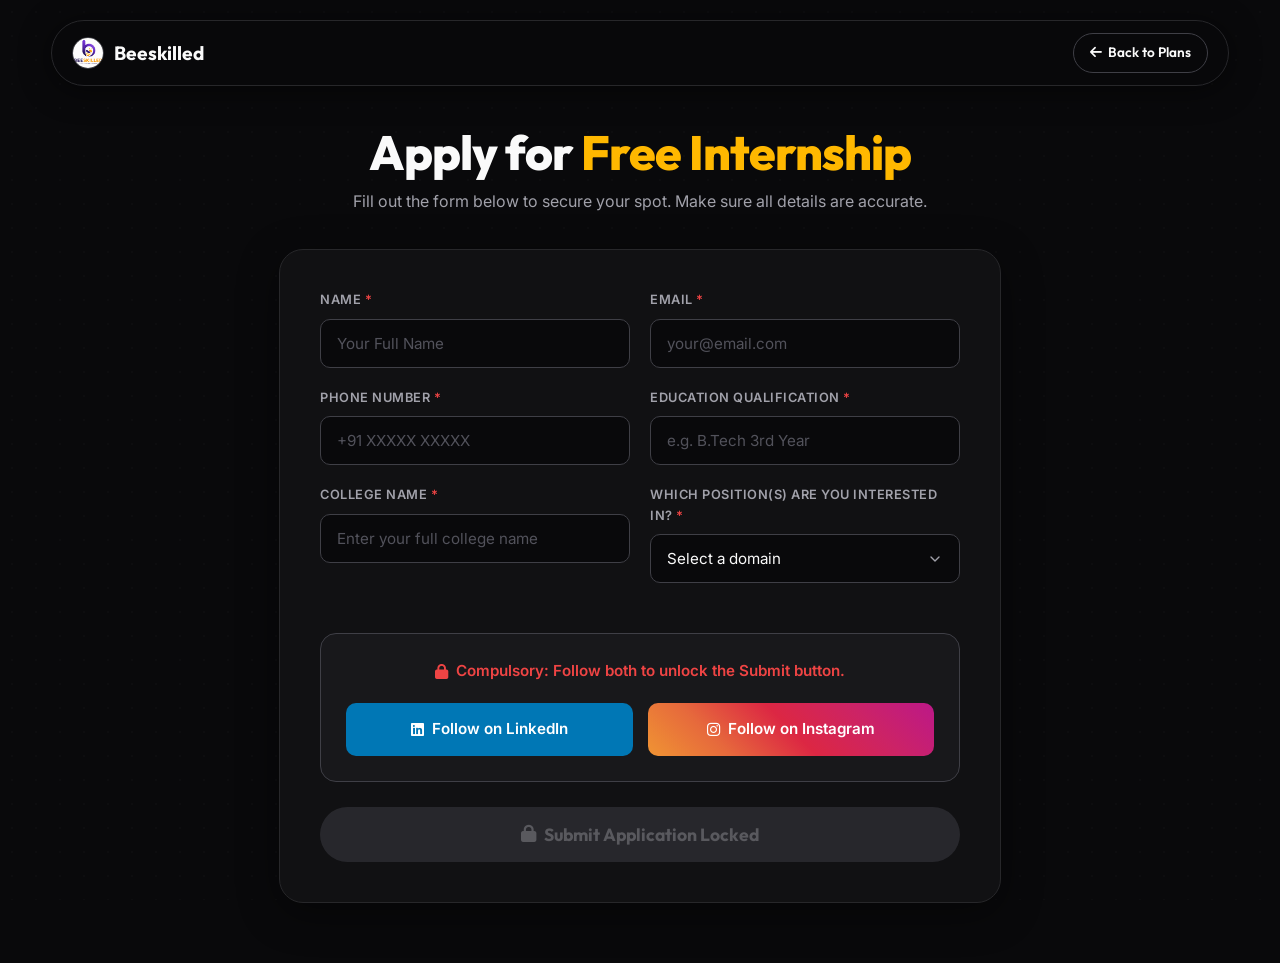
<file: apply-free.html>
<!DOCTYPE html>
<html lang="en">
<head>
<meta charset="UTF-8">
<meta name="viewport" content="width=device-width, initial-scale=1.0">
<title>Apply Free - Beeskilled</title>
<link rel="preconnect" href="https://fonts.googleapis.com">
<link rel="preconnect" href="https://fonts.gstatic.com" crossorigin>
<link href="https://fonts.googleapis.com/css2?family=Outfit:wght@300;400;500;600;700;800&family=Inter:wght@400;500;600&display=swap" rel="stylesheet">
<!-- FontAwesome for Icons -->
<link rel="stylesheet" href="https://cdnjs.cloudflare.com/ajax/libs/font-awesome/6.4.0/css/all.min.css">

<style>
  :root {
      /* Dark Theme */
      --bg: #09090b;
      --bg-grid: rgba(255,255,255,0.02);
      --surface: #111113;
      --border: #27272a;
      --border-strong: #3f3f46;
      --text: #fafafa;
      --text-muted: #a1a1aa;
      --accent: #ffb800; /* Yellow */
      --accent-hover: #e6a600;
      --nav-bg: rgba(9, 9, 11, 0.85);
      --card-bg: #18181b;
      --input-bg: #09090b;
      --radius-md: 12px;
      --radius-xl: 24px;
      --radius-pill: 100px;
      --font-head: 'Outfit', sans-serif;
      --font-body: 'Inter', sans-serif;
  }

  * { margin: 0; padding: 0; box-sizing: border-box; }
  body {
      font-family: var(--font-body); background: var(--bg); color: var(--text); 
      line-height: 1.6; padding-bottom: 60px; -webkit-font-smoothing: antialiased;
      overflow-x: hidden;
  }
  body::before {
      content: ''; position: fixed; inset: 0;
      background-image: radial-gradient(var(--bg-grid) 1px, transparent 1px);
      background-size: 24px 24px; pointer-events: none; z-index: 0;
  }
  
  /* Navbar */
  nav {
      max-width: 1200px; margin: 20px auto; width: 92%;
      background: var(--nav-bg); backdrop-filter: blur(20px); -webkit-backdrop-filter: blur(20px);
      border: 1px solid var(--border); border-radius: var(--radius-pill);
      padding: 12px 20px; display: flex; align-items: center; justify-content: space-between;
      box-shadow: 0 4px 30px rgba(0,0,0,0.5); position: relative; z-index: 100;
  }
  .brand {
      display: flex; align-items: center; gap: 10px;
      font-family: var(--font-head); font-weight: 700; font-size: 1.2rem;
      color: var(--text); text-decoration: none;
  }
  .brand img {
      width: 32px; height: 32px; border-radius: 50%;
      border: 1px solid var(--border-strong); object-fit: cover;
  }
  .btn-back {
      background: transparent; color: var(--text); border: 1px solid var(--border-strong);
      padding: 8px 16px; border-radius: var(--radius-pill); font-size: 0.85rem; font-weight: 600;
      font-family: var(--font-head); text-decoration: none; transition: 0.2s ease; display: flex; align-items: center; gap: 6px;
  }
  .btn-back:hover { background: rgba(255, 184, 0, 0.1); border-color: var(--accent); color: var(--accent); }

  /* Container & Header */
  .apply-container { max-width: 850px; margin: 40px auto 0; padding: 0 5%; position: relative; z-index: 1; }
  .form-header { text-align: center; margin-bottom: 35px; }
  .form-header h1 { font-family: var(--font-head); font-size: clamp(2rem, 5vw, 3rem); font-weight: 800; color: var(--text); margin-bottom: 10px; letter-spacing: -1px; line-height: 1.1; }
  .form-header h1 span { color: var(--accent); }
  .form-header p { color: var(--text-muted); font-size: 1rem; max-width: 600px; margin: 0 auto; }

  /* Form Card */
  .custom-form {
      background: var(--surface); border: 1px solid var(--border);
      border-radius: var(--radius-xl); padding: 40px;
      box-shadow: 0 10px 40px rgba(0,0,0,0.4);
  }

  /* Mandatory Social Section */
  .mandatory-section {
      background: var(--card-bg); border: 1px solid var(--border-strong);
      border-radius: 16px; padding: 25px; margin-top: 30px; margin-bottom: 25px; text-align: center;
      transition: all 0.3s ease;
  }
  .mandatory-text { color: #ef4444; font-size: 0.95rem; font-weight: 600; margin-bottom: 20px; display: flex; align-items: center; justify-content: center; gap: 8px; }
  .social-buttons { display: flex; gap: 15px; }
  
  .btn-social {
      flex: 1; display: inline-flex; align-items: center; justify-content: center; gap: 8px;
      padding: 14px 20px; border-radius: 10px; text-decoration: none;
      font-weight: 600; font-family: var(--font-body); font-size: 0.95rem;
      transition: all 0.3s ease; color: #fff; border: none; cursor: pointer;
  }
  .btn-linkedin { background: #0077b5; }
  .btn-linkedin:hover { background: #005e93; transform: translateY(-2px); }
  .btn-instagram { background: linear-gradient(45deg, #f09433 0%, #e6683c 25%, #dc2743 50%, #cc2366 75%, #bc1888 100%); }
  .btn-instagram:hover { filter: brightness(1.1); transform: translateY(-2px); }

  /* Form Layout */
  .form-group { margin-bottom: 20px; }
  .form-row { display: grid; grid-template-columns: 1fr 1fr; gap: 20px; }
  .form-label { display: block; font-size: 0.8rem; font-weight: 600; color: var(--text-muted); margin-bottom: 8px; text-transform: uppercase; letter-spacing: 0.5px; }
  .form-label span { color: #ef4444; }
  
  .form-input, .form-select {
      width: 100%; padding: 14px 16px; border-radius: 10px;
      border: 1px solid var(--border-strong); background: var(--input-bg);
      color: var(--text); font-family: var(--font-body); font-size: 0.95rem;
      outline: none; transition: 0.2s ease;
  }
  .form-input:focus, .form-select:focus {
      border-color: var(--accent);
      box-shadow: 0 0 0 3px rgba(255, 184, 0, 0.15);
  }
  .form-input::placeholder { color: #52525b; }
  
  .form-select {
      appearance: none; cursor: pointer;
      background-image: url("data:image/svg+xml;charset=UTF-8,%3Csvg xmlns='http://www.w3.org/2000/svg' viewBox='0 0 24 24' fill='none' stroke='%23a1a1aa' stroke-width='2' stroke-linecap='round' stroke-linejoin='round'%3E%3Cpolyline points='6 9 12 15 18 9'%3E%3C/polyline%3E%3C/svg%3E");
      background-repeat: no-repeat; background-position: right 16px center; background-size: 16px;
  }
  .form-select option { background: var(--surface); color: var(--text); }
  
  /* Submit Button */
  .btn-submit {
      width: 100%; padding: 16px;
      background: var(--accent); color: #000000;
      border: none; border-radius: var(--radius-pill);
      font-family: var(--font-head); font-size: 1.1rem; font-weight: 700;
      cursor: pointer; transition: all 0.3s ease; display: flex; justify-content: center; align-items: center; gap: 8px;
  }
  .btn-submit:hover:not(:disabled) { background: var(--accent-hover); transform: translateY(-3px); box-shadow: 0 8px 25px rgba(255, 184, 0, 0.3); }
  
  .btn-submit:disabled {
      background: var(--border-strong); color: var(--text-muted); cursor: not-allowed; opacity: 0.5;
  }

  /* Success Message */
  .success-message {
      display: none; background: var(--surface); border: 1px solid var(--border);
      border-radius: var(--radius-xl); padding: 50px 30px; text-align: center;
      box-shadow: 0 10px 40px rgba(0,0,0,0.4);
  }
  .success-icon {
      width: 80px; height: 80px; background: rgba(34, 197, 94, 0.1);
      border-radius: 50%; display: flex; align-items: center; justify-content: center;
      margin: 0 auto 20px; color: #22c55e; font-size: 36px;
  }
  .success-message h2 { font-family: var(--font-head); font-size: 2.2rem; margin-bottom: 12px; color: var(--text); font-weight: 800; letter-spacing: -0.5px; }
  .success-message p { color: var(--text-muted); font-size: 1rem; margin-bottom: 30px; line-height: 1.7; max-width: 600px; margin-inline: auto; }
  .success-message p strong { color: var(--text); }
  
  .success-actions { display: flex; gap: 15px; justify-content: center; }
  
  .btn-whatsapp {
      display: inline-flex; align-items: center; justify-content: center; gap: 10px; padding: 14px 32px;
      background: #22c55e; color: #fff; border-radius: var(--radius-pill); text-decoration: none;
      font-weight: 600; font-family: var(--font-head); font-size: 1.05rem; transition: 0.2s;
  }
  .btn-whatsapp:hover { background: #16a34a; transform: translateY(-2px); box-shadow: 0 6px 20px rgba(34, 197, 94, 0.3); }

  .btn-home {
      display: inline-flex; align-items: center; justify-content: center; padding: 14px 32px; 
      background: transparent; border: 1px solid var(--border-strong); color: var(--text); 
      border-radius: var(--radius-pill); text-decoration: none; font-weight: 600; 
      transition: 0.2s; font-family: var(--font-head);
  }
  .btn-home:hover { border-color: var(--text); background: rgba(255,255,255,0.05); }

  /* Mobile Responsive */
  @media (max-width: 768px) {
      .form-row { grid-template-columns: 1fr; gap: 0; }
      .social-buttons { flex-direction: column; }
      .success-actions { flex-direction: column; }
      
      .custom-form { padding: 25px 20px; }
      .apply-container { margin-top: 20px; padding: 0 4%; }
      
      nav { padding: 10px 15px; margin: 15px auto; }
      .brand { font-size: 1rem; }
      .btn-back { padding: 6px 12px; font-size: 0.75rem; }
      
      .btn-whatsapp, .btn-home { width: 100%; }
      .form-header h1 { font-size: 2rem; }
  }
</style>
</head>
<body>
  <nav>
    <a href="index.html" class="brand">
        <img src="bee_lms/project-root/assets/bee.png" alt="Beeskilled" onerror="this.src='https://placehold.co/36/ffb800/0a0a0a?text=B'">
        Beeskilled
    </a>
    <a href="benefits.html" class="btn-back"><i class="fas fa-arrow-left"></i> Back to Plans</a>
  </nav>

  <div class="apply-container">
    <div class="form-header" id="headerText">
      <h1>Apply for <span>Free Internship</span></h1>
      <p>Fill out the form below to secure your spot. Make sure all details are accurate.</p>
    </div>

    <iframe name="hidden_iframe" id="hidden_iframe" style="display:none;" onload="handleIframeLoad()"></iframe>

    <form id="applicationForm" class="custom-form" action="https://docs.google.com/forms/d/e/1FAIpQLSfomxtCOdGfWZK1i79b88ztvJtX_pRE59ww0EnXC-Fof7opCQ/formResponse" method="POST" target="hidden_iframe" onsubmit="handleFormSubmit()">
      
      <!-- FORM FIELDS (Moved to top) -->
      <div class="form-row">
        <div class="form-group">
          <label class="form-label">NAME <span>*</span></label>
          <input type="text" name="entry.568717816" class="form-input" placeholder="Your Full Name" required>
        </div>
        <div class="form-group">
          <label class="form-label">EMAIL <span>*</span></label>
          <input type="email" name="entry.73953570" class="form-input" placeholder="your@email.com" required>
        </div>
      </div>

      <div class="form-row">
        <div class="form-group">
          <label class="form-label">PHONE NUMBER <span>*</span></label>
          <input type="tel" name="entry.1712721599" class="form-input" placeholder="+91 XXXXX XXXXX" required>
        </div>
        <div class="form-group">
          <label class="form-label">EDUCATION QUALIFICATION <span>*</span></label>
          <input type="text" name="entry.2138190376" class="form-input" placeholder="e.g. B.Tech 3rd Year" required>
        </div>
      </div>

      <div class="form-row">
        <div class="form-group">
          <label class="form-label">COLLEGE NAME <span>*</span></label>
          <input type="text" name="entry.134205885" class="form-input" placeholder="Enter your full college name" required>
        </div>
        
        <div class="form-group">
          <label class="form-label">WHICH POSITION(S) ARE YOU INTERESTED IN? <span>*</span></label>
          <select name="entry.934829590" class="form-select" required>
            <option value="" disabled selected>Select a domain</option>
            <option value="C Programming">C Programming</option>
            <option value="C++">C++</option>
            <option value="Python">Python</option>
            <option value="Web Development">Web Development</option>
            <option value="Data Science with Python">Data Science with Python</option>
            <option value="Machine Learning & AI">Machine Learning & AI</option>
            <option value="Full Stack Web Development (MERN)">Full Stack Web Development (MERN)</option>
            <option value="Java Programming">Java Programming</option>
            <option value="Data Structures & Algorithms (DSA)">Data Structures & Algorithms (DSA)</option>
            <option value="Mobile App Development (Flutter)">Mobile App Development (Flutter)</option>
            <option value="Cloud Computing with AWS">Cloud Computing with AWS</option>
            <option value="Data Analyst">Data Analyst</option>
            <option value="Power BI">Power BI</option>
          </select>
        </div>
      </div>

      <!-- MANDATORY SOCIAL FOLLOW SECTION (Moved to bottom, just above Submit) -->
      <div class="mandatory-section" id="mandatoryBox">
        <p class="mandatory-text" id="lock-msg"><i class="fas fa-lock"></i> Compulsory: Follow both to unlock the Submit button.</p>
        <div class="social-buttons">
          <a href="https://www.linkedin.com/in/bee-skilled-783939406/" target="_blank" onclick="checkFollow('linkedin')" id="btn-in" class="btn-social btn-linkedin">
            <i class="fab fa-linkedin"></i> Follow on LinkedIn
          </a>
          <a href="https://www.instagram.com/beeskilled?igsh=MWFubTQ0ajJjYnp5dw%3D%3D&utm_source=qr" target="_blank" onclick="checkFollow('instagram')" id="btn-ig" class="btn-social btn-instagram">
            <i class="fab fa-instagram"></i> Follow on Instagram
          </a>
        </div>
      </div>

      <button type="submit" id="submitBtn" class="btn-submit" disabled>
        <i class="fas fa-lock"></i> Submit Application Locked
      </button>
    </form>

    <!-- SUCCESS MESSAGE -->
    <div id="successMessage" class="success-message">
      <div class="success-icon">
        <i class="fas fa-check"></i>
      </div>
      <h2>Application Submitted!</h2>
      <p>Your details have been successfully recorded. <br><strong>Important:</strong> Please join our official WhatsApp group for further updates, placement support, and internship announcements.</p>
      
      <div class="success-actions">
        <a href="https://chat.whatsapp.com/H14vt9GhEFiGUDQvZc3byi" target="_blank" class="btn-whatsapp">
          <i class="fab fa-whatsapp"></i> Join WhatsApp Group
        </a>
        <a href="index.html" class="btn-home">Return to Home</a>
      </div>
    </div>

  </div>

  <script>
    // Logic for Mandatory Follows
    let linkedinFollowed = false;
    let instagramFollowed = false;

    function checkFollow(platform) {
      if(platform === 'linkedin') {
        linkedinFollowed = true;
        let btnIn = document.getElementById('btn-in');
        btnIn.innerHTML = '<i class="fas fa-check-circle"></i> Verified';
        btnIn.style.background = '#059669'; 
        btnIn.style.color = '#fff';
      }
      
      if(platform === 'instagram') {
        instagramFollowed = true;
        let btnIg = document.getElementById('btn-ig');
        btnIg.innerHTML = '<i class="fas fa-check-circle"></i> Verified';
        btnIg.style.background = '#059669'; 
        btnIg.style.color = '#fff';
      }

      // Check if both are clicked to enable Submit button
      if(linkedinFollowed && instagramFollowed) {
        let submitBtn = document.getElementById('submitBtn');
        let lockMsg = document.getElementById('lock-msg');
        let mandatoryBox = document.getElementById('mandatoryBox');
        
        submitBtn.disabled = false;
        submitBtn.innerHTML = 'Submit Application <i class="fas fa-arrow-right"></i>';
        
        lockMsg.innerHTML = '<i class="fas fa-check-circle" style="color:#22c55e;"></i> Thank you for following us! Form unlocked.';
        lockMsg.style.color = 'var(--text-muted)';
        mandatoryBox.style.borderColor = '#22c55e';
        mandatoryBox.style.background = 'rgba(34, 197, 94, 0.05)';
      }
    }

    // Logic for Google Form Submission
    let isSubmitted = false;

    function handleFormSubmit() {
      isSubmitted = true;
      let btn = document.getElementById('submitBtn');
      btn.innerHTML = '<i class="fas fa-spinner fa-spin"></i> Submitting...';
      btn.style.opacity = '0.7';
      btn.disabled = true;
    }

    function handleIframeLoad() {
      if (isSubmitted) {
        document.getElementById('applicationForm').style.display = 'none';
        document.getElementById('headerText').style.display = 'none';
        document.getElementById('successMessage').style.display = 'block';
        window.scrollTo({ top: 0, behavior: 'smooth' });
      }
    }
  </script>
</body>
</html>
</file>
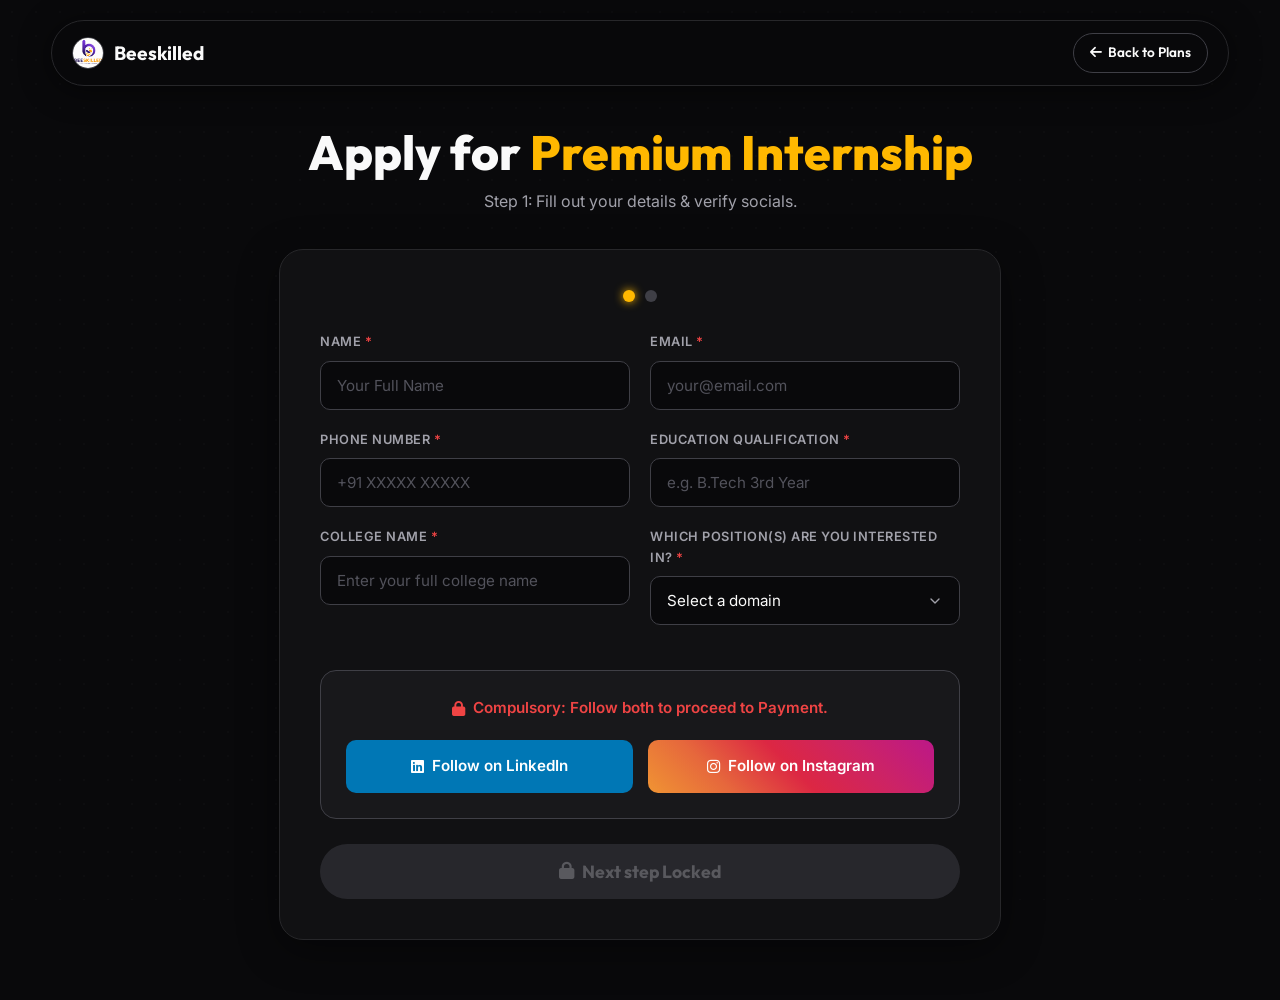
<file: apply.html>
<!DOCTYPE html>
<html lang="en">
<head>
<meta charset="UTF-8">
<meta name="viewport" content="width=device-width, initial-scale=1.0">
<title>Apply Premium - Beeskilled</title>
<link rel="preconnect" href="https://fonts.googleapis.com">
<link rel="preconnect" href="https://fonts.gstatic.com" crossorigin>
<link href="https://fonts.googleapis.com/css2?family=Outfit:wght@300;400;500;600;700;800&family=Inter:wght@400;500;600&display=swap" rel="stylesheet">
<link rel="stylesheet" href="https://cdnjs.cloudflare.com/ajax/libs/font-awesome/6.4.0/css/all.min.css">

<style>
  :root { --bg: #09090b; --bg-grid: rgba(255,255,255,0.02); --surface: #111113; --border: #27272a; --border-strong: #3f3f46; --text: #fafafa; --text-muted: #a1a1aa; --accent: #ffb800; --accent-hover: #e6a600; --nav-bg: rgba(9, 9, 11, 0.85); --card-bg: #18181b; --input-bg: #09090b; --radius-md: 12px; --radius-xl: 24px; --radius-pill: 100px; --font-head: 'Outfit', sans-serif; --font-body: 'Inter', sans-serif; }
  
  * { margin: 0; padding: 0; box-sizing: border-box; }
  
  body { font-family: var(--font-body); background: var(--bg); color: var(--text); line-height: 1.6; padding-bottom: 60px; -webkit-font-smoothing: antialiased; overflow-x: hidden; }
  body::before { content: ''; position: fixed; inset: 0; background-image: radial-gradient(var(--bg-grid) 1px, transparent 1px); background-size: 24px 24px; pointer-events: none; z-index: 0; }
  
  nav { max-width: 1200px; margin: 20px auto; width: 92%; background: var(--nav-bg); backdrop-filter: blur(20px); border: 1px solid var(--border); border-radius: var(--radius-pill); padding: 12px 20px; display: flex; align-items: center; justify-content: space-between; box-shadow: 0 4px 30px rgba(0,0,0,0.5); position: relative; z-index: 100; }
  .brand { display: flex; align-items: center; gap: 10px; font-family: var(--font-head); font-weight: 700; font-size: 1.2rem; color: var(--text); text-decoration: none; }
  .brand img { width: 32px; height: 32px; border-radius: 50%; border: 1px solid var(--border-strong); object-fit: cover; }
  .btn-back { background: transparent; color: var(--text); border: 1px solid var(--border-strong); padding: 8px 16px; border-radius: var(--radius-pill); font-size: 0.85rem; font-weight: 600; font-family: var(--font-head); text-decoration: none; transition: 0.2s ease; display: flex; align-items: center; gap: 6px; }
  .btn-back:hover { background: rgba(255, 184, 0, 0.1); border-color: var(--accent); color: var(--accent); }
  
  .apply-container { max-width: 850px; margin: 40px auto 0; padding: 0 5%; position: relative; z-index: 1; }
  .form-header { text-align: center; margin-bottom: 35px; }
  .form-header h1 { font-family: var(--font-head); font-size: clamp(1.8rem, 5vw, 3rem); font-weight: 800; color: var(--text); margin-bottom: 10px; line-height: 1.1; }
  .form-header h1 span { color: var(--accent); }
  .form-header p { color: var(--text-muted); font-size: 1rem; max-width: 600px; margin: 0 auto; }
  
  .custom-form { background: var(--surface); border: 1px solid var(--border); border-radius: var(--radius-xl); padding: 40px; box-shadow: 0 10px 40px rgba(0,0,0,0.4); }
  
  .mandatory-section { background: var(--card-bg); border: 1px solid var(--border-strong); border-radius: 16px; padding: 25px; margin-top: 25px; margin-bottom: 25px; text-align: center; transition: all 0.3s ease; }
  .payment-section { background: rgba(255, 184, 0, 0.03); border: 1px solid var(--accent); border-radius: 16px; padding: 30px 25px; margin-bottom: 25px; text-align: center; }
  
  .mandatory-text { color: #ef4444; font-size: 0.95rem; font-weight: 600; margin-bottom: 20px; display: flex; align-items: center; justify-content: center; gap: 8px; flex-wrap: wrap; }
  .social-buttons { display: flex; gap: 15px; }
  .btn-social { flex: 1; display: inline-flex; align-items: center; justify-content: center; gap: 8px; padding: 14px 20px; border-radius: 10px; text-decoration: none; font-weight: 600; font-family: var(--font-body); font-size: 0.95rem; transition: all 0.3s ease; color: #fff; border: none; cursor: pointer; text-align: center; }
  .btn-linkedin { background: #0077b5; }
  .btn-linkedin:hover { background: #005e93; transform: translateY(-2px); }
  .btn-instagram { background: linear-gradient(45deg, #f09433 0%, #e6683c 25%, #dc2743 50%, #cc2366 75%, #bc1888 100%); }
  .btn-instagram:hover { filter: brightness(1.1); transform: translateY(-2px); }
  
  .form-group { margin-bottom: 20px; text-align: left; }
  .form-row { display: grid; grid-template-columns: 1fr 1fr; gap: 20px; }
  .form-label { display: block; font-size: 0.8rem; font-weight: 600; color: var(--text-muted); margin-bottom: 8px; text-transform: uppercase; letter-spacing: 0.5px; }
  .form-label span { color: #ef4444; }
  .form-input, .form-select { width: 100%; padding: 14px 16px; border-radius: 10px; border: 1px solid var(--border-strong); background: var(--input-bg); color: var(--text); font-family: var(--font-body); font-size: 0.95rem; outline: none; transition: 0.2s ease; }
  .form-input:focus, .form-select:focus { border-color: var(--accent); box-shadow: 0 0 0 3px rgba(255, 184, 0, 0.15); }
  .form-input::placeholder { color: #52525b; }
  .form-select { appearance: none; cursor: pointer; background-image: url("data:image/svg+xml;charset=UTF-8,%3Csvg xmlns='http://www.w3.org/2000/svg' viewBox='0 0 24 24' fill='none' stroke='%23a1a1aa' stroke-width='2' stroke-linecap='round' stroke-linejoin='round'%3E%3Cpolyline points='6 9 12 15 18 9'%3E%3C/polyline%3E%3C/svg%3E"); background-repeat: no-repeat; background-position: right 16px center; background-size: 16px; }
  .form-select option { background: var(--surface); color: var(--text); }
  
  .btn-submit { width: 100%; padding: 16px; background: var(--accent); color: #000000; border: none; border-radius: var(--radius-pill); font-family: var(--font-head); font-size: 1.1rem; font-weight: 700; cursor: pointer; transition: all 0.3s ease; display: flex; justify-content: center; align-items: center; gap: 8px; margin-top: 10px; }
  .btn-submit:hover:not(:disabled) { background: var(--accent-hover); transform: translateY(-3px); box-shadow: 0 8px 25px rgba(255, 184, 0, 0.3); }
  .btn-submit:disabled { background: var(--border-strong); color: var(--text-muted); cursor: not-allowed; opacity: 0.5; }
  
  .btn-secondary { background: #27272a; color: #fff; }
  .btn-secondary:hover { background: #3f3f46; }

  .action-buttons { display: flex; gap: 15px; margin-top: 15px; }

  .success-message { display: none; background: var(--surface); border: 1px solid var(--border); border-radius: var(--radius-xl); padding: 50px 30px; text-align: center; box-shadow: 0 10px 40px rgba(0,0,0,0.4); }
  .success-message i { font-size: 4rem; color: #22c55e; margin-bottom: 20px; }
  .success-message h2 { font-family: var(--font-head); font-size: 2rem; margin-bottom: 15px; color: #fafafa; line-height: 1.2; }
  .success-message p { color: var(--text-muted); font-size: 1rem; margin-bottom: 30px; padding: 0 10px; }
  
  .hidden { display: none !important; }
  .step-indicator { display: flex; justify-content: center; gap: 10px; margin-bottom: 30px; }
  .step-dot { width: 12px; height: 12px; border-radius: 50%; background: var(--border-strong); transition: 0.3s; }
  .step-dot.active { background: var(--accent); box-shadow: 0 0 10px var(--accent); }

  @media (max-width: 768px) { 
    nav { padding: 12px 15px; margin: 15px auto; width: 95%; } 
    .brand { font-size: 1rem; } 
    .brand img { width: 28px; height: 28px; }
    .btn-back { padding: 8px 12px; font-size: 0.8rem; } 
    .apply-container { margin-top: 25px; padding: 0 15px; } 
    .form-header h1 { font-size: 1.8rem; } 
    .form-header p { font-size: 0.95rem; }
    .custom-form { padding: 25px 20px; } 
    .form-row { grid-template-columns: 1fr; gap: 0; } 
    .form-group { margin-bottom: 18px; }
    .social-buttons { flex-direction: column; gap: 12px; } 
    .btn-social { padding: 12px 16px; width: 100%; }
    .mandatory-section { padding: 20px 15px; }
    .payment-section { padding: 25px 15px; }
    .payment-section h3 { font-size: 1.5rem !important; }
    .payment-section img { width: 180px !important; height: 180px !important; }
    .action-buttons { flex-direction: column-reverse; gap: 12px; }
    .action-buttons button { width: 100%; flex: none !important; }
    .success-message { padding: 40px 20px; }
    .success-message h2 { font-size: 1.6rem; }
    .success-message i { font-size: 3.5rem; }
  }
</style>
</head>
<body>
  <nav>
    <a href="index.html" class="brand">
        <img src="bee_lms/project-root/assets/bee.png" alt="Beeskilled" onerror="this.src='https://placehold.co/36/ffb800/0a0a0a?text=B'">
        Beeskilled
    </a>
    <a href="benefits.html" class="btn-back"><i class="fas fa-arrow-left"></i> Back to Plans</a>
  </nav>

  <div class="apply-container">
    <div class="form-header" id="headerText">
      <h1>Apply for <span>Premium Internship</span></h1>
      <p id="subHeaderText">Step 1: Fill out your details & verify socials.</p>
    </div>

    <iframe name="hidden_iframe" id="hidden_iframe" style="display:none;" onload="handleIframeLoad()"></iframe>

    <form id="applicationForm" class="custom-form" action="https://docs.google.com/forms/d/e/1FAIpQLSc7I262kr1bgpkR5CN0WCRbnT7flgfCJqR18F6JPligUmiDCw/formResponse" method="POST" target="hidden_iframe" onsubmit="handleFormSubmit()">
      
      <div class="step-indicator" id="stepIndicator">
        <div class="step-dot active" id="dot1"></div>
        <div class="step-dot" id="dot2"></div>
      </div>

      <div id="step1">
        <div class="form-row">
          <div class="form-group">
            <label class="form-label">NAME <span>*</span></label>
            <input type="text" name="entry.1691760153" class="form-input" placeholder="Your Full Name" required>
          </div>
          <div class="form-group">
            <label class="form-label">EMAIL <span>*</span></label>
            <input type="email" id="userEmailInput" name="entry.939224560" class="form-input" placeholder="your@email.com" required>
          </div>
        </div>
        <div class="form-row">
          <div class="form-group">
            <label class="form-label">PHONE NUMBER <span>*</span></label>
            <input type="tel" name="entry.1501523739" class="form-input" placeholder="+91 XXXXX XXXXX" required>
          </div>
          <div class="form-group">
            <label class="form-label">EDUCATION QUALIFICATION <span>*</span></label>
            <input type="text" name="entry.1689416899" class="form-input" placeholder="e.g. B.Tech 3rd Year" required>
          </div>
        </div>
        <div class="form-row">
          <div class="form-group">
            <label class="form-label">COLLEGE NAME <span>*</span></label>
            <input type="text" name="entry.1315605767" class="form-input" placeholder="Enter your full college name" required>
          </div>
          <div class="form-group">
            <label class="form-label">WHICH POSITION(S) ARE YOU INTERESTED IN? <span>*</span></label>
            <select name="entry.1644538358" class="form-select" required>
              <option value="" disabled selected>Select a domain</option>
              <option value="C Programming">C Programming</option>
              <option value="C++">C++</option>
              <option value="Python">Python</option>
              <option value="Web Development">Web Development</option>
              <option value="Data Science with Python">Data Science with Python</option>
              <option value="Machine Learning & AI">Machine Learning & AI</option>
              <option value="Full Stack Web Development (MERN)">Full Stack Web Development (MERN)</option>
              <option value="Java Programming">Java Programming</option>
              <option value="Data Structures & Algorithms (DSA)">Data Structures & Algorithms (DSA)</option>
              <option value="Mobile App Development (Flutter)">Mobile App Development (Flutter)</option>
              <option value="Cloud Computing with AWS">Cloud Computing with AWS</option>
              <option value="Data Analyst">Data Analyst</option>
              <option value="Power BI">Power BI</option>
            </select>
          </div>
        </div>
        
        <div class="mandatory-section" id="mandatoryBox">
          <p class="mandatory-text" id="lock-msg"><i class="fas fa-lock"></i> Compulsory: Follow both to proceed to Payment.</p>
          <div class="social-buttons">
            <a href="https://www.linkedin.com/in/bee-skilled-783939406/" target="_blank" onclick="checkFollow('linkedin')" id="btn-in" class="btn-social btn-linkedin"><i class="fab fa-linkedin"></i> Follow on LinkedIn</a>
            <a href="https://www.instagram.com/beeskilled?igsh=MWFubTQ0ajJjYnp5dw%3D%3D&utm_source=qr" target="_blank" onclick="checkFollow('instagram')" id="btn-ig" class="btn-social btn-instagram"><i class="fab fa-instagram"></i> Follow on Instagram</a>
          </div>
        </div>
        
        <button type="button" id="nextBtn" onclick="goToStep2()" class="btn-submit" disabled><i class="fas fa-lock"></i> Next step Locked</button>
      </div>

      <div id="step2" class="hidden">
        
        <div class="payment-section">
          <h3 style="margin-bottom: 10px; color: var(--accent); font-family: var(--font-head); font-size: 1.8rem;">Scan & Pay ₹139</h3>
          <p style="color: var(--text-muted); font-size: 0.95rem; margin-bottom: 25px;">Scan the QR code below using any UPI App (GPay, PhonePe, Paytm). After payment, enter your UTR/Transaction Number.</p>
          
          <img src="bee_lms\img\qr.png" alt="Payment QR Code" style="width: 220px; height: 220px; object-fit: contain; border-radius: 12px; margin-bottom: 25px; border: 1px solid var(--border-strong);">
          
          <div class="form-group">
            <label class="form-label">ENTER UTR / TRANSACTION NO <span>*</span></label>
            <input type="text" name="entry.ADD_UTR_ENTRY_ID_HERE" class="form-input" placeholder="e.g. 3124567890" maxlength="12" minlength="12" pattern="\d{12}" title="Please enter exactly 12 digit UTR number" required>
          </div>
        </div>
        
        <div class="action-buttons">
          <button type="button" onclick="goToStep1()" class="btn-submit btn-secondary" style="flex: 0.4;"><i class="fas fa-arrow-left"></i> Back</button>
          <button type="submit" id="submitBtn" class="btn-submit" style="flex: 1;"><i class="fas fa-check-circle"></i> Verify & Submit Application</button>
        </div>
      </div>
    </form>

    <div id="successMessage" class="success-message">
      <div id="whatsappBox">
         <i class="fab fa-whatsapp"></i>
         <h2>Payment Verified! 🎉</h2>
         <p>Your details and UTR have been successfully verified. Welcome aboard! Join your exclusive internship batch right now.</p>
         <a href="https://chat.whatsapp.com/GgO7q9W3OuM57ms2h1YrQ4" target="_blank" class="btn-submit" style="display: inline-flex; max-width: 350px; margin: 0 auto; background: #22c55e; color: #fff;">
           <i class="fab fa-whatsapp" style="font-size: 1.3rem;"></i> Join Premium WhatsApp Group
         </a>
      </div>
    </div>
  </div>

  <script>
    let linkedinFollowed = false;
    let instagramFollowed = false;
    let isSubmitted = false;

    function checkFollow(platform) {
      if(platform === 'linkedin') { 
          linkedinFollowed = true; 
          document.getElementById('btn-in').innerHTML = '<i class="fas fa-check-circle"></i> Verified'; 
          document.getElementById('btn-in').style.background = '#059669'; 
      }
      if(platform === 'instagram') { 
          instagramFollowed = true; 
          document.getElementById('btn-ig').innerHTML = '<i class="fas fa-check-circle"></i> Verified'; 
          document.getElementById('btn-ig').style.background = '#059669'; 
      }
      
      if(linkedinFollowed && instagramFollowed) {
        document.getElementById('nextBtn').disabled = false;
        document.getElementById('nextBtn').innerHTML = 'Next: Proceed to Payment <i class="fas fa-arrow-right"></i>';
        document.getElementById('lock-msg').innerHTML = '<i class="fas fa-check-circle" style="color:#22c55e;"></i> Unlocked.';
      }
    }

    function goToStep2() {
      const step1Inputs = document.querySelectorAll('#step1 input, #step1 select');
      let isValid = true;
      step1Inputs.forEach(input => {
        if (!input.checkValidity()) {
          input.reportValidity();
          isValid = false;
        }
      });

      if (isValid) {
        document.getElementById('step1').classList.add('hidden');
        document.getElementById('step2').classList.remove('hidden');
        document.getElementById('dot1').classList.remove('active');
        document.getElementById('dot2').classList.add('active');
        document.getElementById('subHeaderText').innerText = "Step 2: Complete payment and verify.";
        window.scrollTo({ top: 0, behavior: 'smooth' });
      }
    }

    function goToStep1() {
      document.getElementById('step2').classList.add('hidden');
      document.getElementById('step1').classList.remove('hidden');
      document.getElementById('dot2').classList.remove('active');
      document.getElementById('dot1').classList.add('active');
      document.getElementById('subHeaderText').innerText = "Step 1: Fill out your details & verify socials.";
    }

    function handleFormSubmit() {
      isSubmitted = true;
      let btn = document.getElementById('submitBtn');
      btn.innerHTML = '<i class="fas fa-spinner fa-spin"></i> Verifying...';
      btn.disabled = true;
    }

    function handleIframeLoad() {
      if (isSubmitted) {
        document.getElementById('applicationForm').classList.add('hidden');
        document.getElementById('headerText').classList.add('hidden');
        document.getElementById('successMessage').style.display = 'block';
        window.scrollTo({ top: 0, behavior: 'smooth' });
      }
    }
  </script>
</body>
</html>
</file>
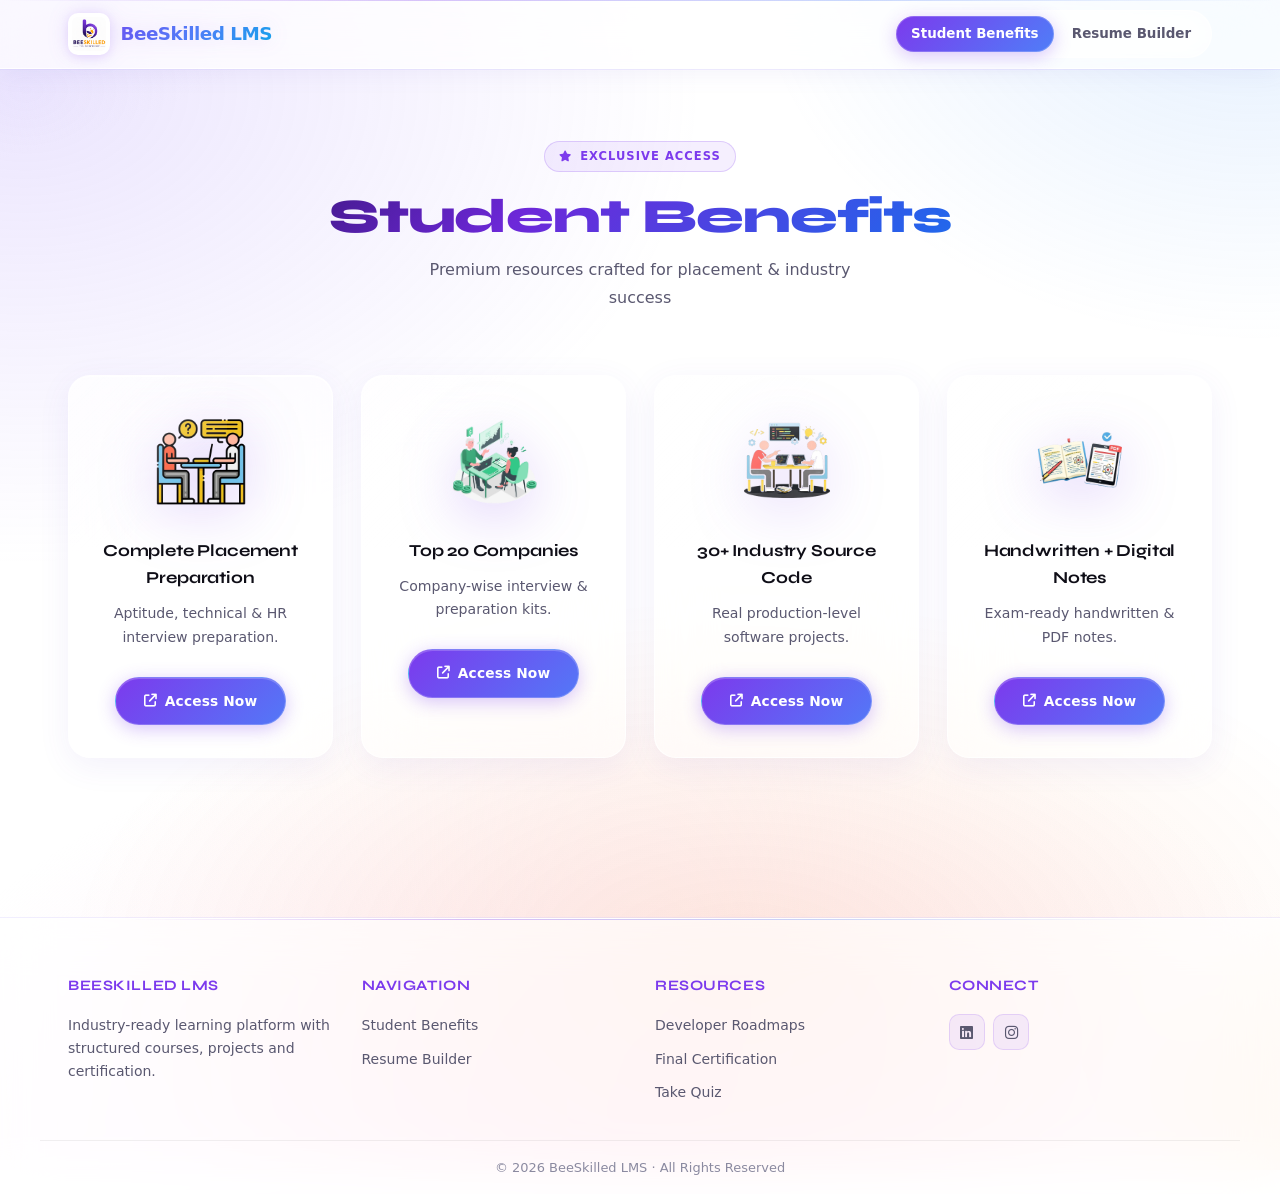
<file: bee_lms/studentbenefit.html>
<!DOCTYPE html>
<html lang="en">
<head>
<meta charset="UTF-8">
<title>Student Benefits | BeeSkilled LMS</title>
<meta name="viewport" content="width=device-width, initial-scale=1.0">

<link rel="stylesheet" href="https://cdnjs.cloudflare.com/ajax/libs/font-awesome/6.4.0/css/all.min.css">
<link rel="preconnect" href="https://fonts.googleapis.com">
<link rel="preconnect" href="https://fonts.gstatic.com" crossorigin>
<link href="https://fonts.googleapis.com/css2?family=Syne:wght@400;500;600;700;800&family=Nunito:ital,wght@0,300;0,400;0,500;0,600;0,700;1,400&display=swap" rel="stylesheet">

<style>
/* ============================================================
   BeeSkilled LMS — Sunset Blaze Dark Theme
   studentbenefit.html — theme-matched to index.html
   ============================================================ */

/* ── 1. Design Tokens ──────────────────────────────────────── */
/* ============================================================
   BeeSkilled LMS — Premium White Glassmorphism Theme
   studentbenefit.html — matching index.html design
   All functionality preserved, only UI styling changed
   ============================================================ */

/* ── 1. Design Tokens ──────────────────────────────────────── */
:root {
    --primary:         #7c3aed;
    --primary-dark:    #5b21b6;
    --primary-light:   #a78bfa;
    --primary-soft:    rgba(124, 58, 237, 0.12);

    --secondary:       #4f7ef8;
    --secondary-dark:  #3b82f6;
    --secondary-light: #60a5fa;

    --accent:          #0ea5e9;
    --accent-dark:     #0284c7;
    --accent-soft:     rgba(14, 165, 233, 0.10);

    --bg:              #f8f6ff;
    --surface:         #f0eeff;
    --card:            rgba(255, 255, 255, 0.55);
    --card-soft:       rgba(255, 255, 255, 0.48);
    --elevated:        rgba(255, 255, 255, 0.75);

    --border:          rgba(255, 255, 255, 0.70);
    --border-strong:   rgba(124, 58, 237, 0.20);

    --text:            #0f0e17;
    --text-muted:      #5a5870;
    --text-faint:      #8b8aa0;

    --success:         #059669;
    --success-soft:    rgba(5, 150, 105, 0.10);
    --warning:         #f59e0b;
    --danger:          #ef4444;
    --danger-soft:     rgba(239, 68, 68, 0.10);

    --r-sm:  10px;
    --r-md:  16px;
    --r-lg:  22px;
    --r-xl:  28px;

    --t-fast: 140ms cubic-bezier(0.4, 0, 0.2, 1);
    --t:      240ms cubic-bezier(0.4, 0, 0.2, 1);
    --t-slow: 380ms cubic-bezier(0.4, 0, 0.2, 1);

    --shadow-sm:   0 8px 32px rgba(100, 80, 200, 0.08);
    --shadow-md:   0 12px 40px rgba(100, 80, 200, 0.10);
    --shadow-lg:   0 20px 60px rgba(100, 80, 200, 0.12);
    --shadow-glow: 0 0 40px rgba(124, 58, 237, 0.12);

    --glass:       blur(28px) saturate(180%);
    --glass-sm:    blur(16px) saturate(160%);

    --nav-height: 68px;
}

/* ── 2. Base Reset & Typography ────────────────────────────── */
* {
    margin: 0;
    padding: 0;
    box-sizing: border-box;
    font-family: 'Inter', system-ui, sans-serif;
}

body {
    min-height: 100vh;
    background: linear-gradient(150deg, #fdfcff 0%, #f0ebff 30%, #e8f4fd 60%, #fff9f5 100%);
    color: var(--text);
    line-height: 1.65;
    -webkit-font-smoothing: antialiased;
    overflow-x: hidden;
    position: relative;
}

/* Animated mesh background */
body::before {
    content: '';
    position: fixed;
    inset: -30%;
    z-index: -2;
    background: 
        radial-gradient(ellipse 80% 60% at 0%   0%,   #ede9fe 0%,  transparent 55%),
        radial-gradient(ellipse 60% 50% at 100% 0%,   #dbeafe 0%,  transparent 50%),
        radial-gradient(ellipse 70% 60% at 50% 100%,  #fce7f3 0%,  transparent 55%),
        radial-gradient(ellipse 55% 50% at 100% 100%, #fed7aa 0%,  transparent 50%);
    animation: meshShift 20s ease-in-out infinite alternate;
}

body::after {
    content: '';
    position: fixed;
    inset: -30%;
    z-index: -2;
    background: 
        radial-gradient(ellipse 55% 55% at 20% 25%, rgba(167, 139, 250, 0.22) 0%, transparent 60%),
        radial-gradient(ellipse 45% 50% at 80% 15%, rgba(96, 165, 250, 0.18) 0%, transparent 55%),
        radial-gradient(ellipse 60% 45% at 55% 85%, rgba(249, 115, 22, 0.12) 0%, transparent 55%);
    animation: meshShift 28s ease-in-out infinite alternate-reverse;
}

@keyframes meshShift {
    0%   { transform: scale(1)    rotate(0deg);  opacity: 0.8; }
    50%  { transform: scale(1.06) rotate(3deg);  opacity: 1;   }
    100% { transform: scale(0.96) rotate(-2deg); opacity: 0.75; }
}

/* Floating orbs */
body {
    background-image: none;
}

@keyframes orb-drift {
    0%   { transform: translate(0, 0) scale(1); }
    50%  { transform: translate(50px, 30px) scale(1.08); }
    100% { transform: translate(-25px, 50px) scale(0.95); }
}

@keyframes fade-up {
    from { opacity: 0; transform: translateY(22px); }
    to   { opacity: 1; transform: translateY(0); }
}

/* ── 3. Scrollbar ──────────────────────────────────────────── */
::-webkit-scrollbar { width: 7px; height: 7px; }
::-webkit-scrollbar-track { background: #f0eeff; border-radius: 10px; }
::-webkit-scrollbar-thumb {
    background: linear-gradient(180deg, #a78bfa, #60a5fa);
    border-radius: 10px;
}
::-webkit-scrollbar-thumb:hover {
    background: linear-gradient(180deg, #7c3aed, #3b82f6);
}
::selection {
    background: rgba(124, 58, 237, 0.20);
    color: #5b21b6;
}

/* ── 4. Header / Navbar (Glass) ───────────────────────────── */
header {
    position: sticky;
    top: 0;
    z-index: 40;
    backdrop-filter: var(--glass);
    -webkit-backdrop-filter: var(--glass);
    background: rgba(255, 255, 255, 0.72);
    border-bottom: 1px solid rgba(255, 255, 255, 0.85);
    box-shadow: 0 1px 0 rgba(200, 190, 255, 0.25), 0 4px 24px rgba(120, 100, 200, 0.08);
}

header::before {
    content: '';
    position: absolute;
    top: 0;
    left: 0;
    right: 0;
    height: 1px;
    background: linear-gradient(90deg, transparent, rgba(124, 58, 237, 0.30), rgba(79, 126, 248, 0.30), transparent);
}

.navbar {
    height: var(--nav-height);
    display: flex;
    align-items: center;
    justify-content: space-between;
    gap: 1.5rem;
    max-width: 1200px;
    margin: 0 auto;
    padding: 0 1.75rem;
}

.logo {
    display: inline-flex;
    align-items: center;
    gap: 0.65rem;
    font-family: 'Syne', sans-serif;
    font-weight: 800;
    font-size: 1.15rem;
    letter-spacing: -0.5px;
    background: linear-gradient(135deg, #7c3aed 0%, #4f7ef8 60%, #0ea5e9 100%);
    -webkit-background-clip: text;
    background-clip: text;
    color: transparent;
    text-decoration: none;
    filter: drop-shadow(0 0 10px rgba(124, 58, 237, 0.15));
}

.logo i {
    font-size: 1.25rem;
    padding: 0.5rem;
    border-radius: 12px;
    background: linear-gradient(135deg, #f97316 0%, #ec4899 100%);
    -webkit-background-clip: text;
    background-clip: text;
    color: transparent;
    filter: drop-shadow(0 0 6px rgba(249, 115, 22, 0.3));
    transition: transform var(--t), filter var(--t);
}

.logo i:hover {
    transform: rotate(-8deg) scale(1.1);
}

.logo-img {
    width: 42px;
    height: 42px;
    object-fit: contain;
    border-radius: 10px;
    background: #fff;
    padding: 4px;
    box-shadow: 0 2px 8px rgba(124, 58, 237, 0.10);
}

.nav-links {
    display: flex;
    align-items: center;
    gap: 0.18rem;
    padding: 0.3rem;
    border-radius: 999px;
    background: rgba(255, 255, 255, 0.50);
    backdrop-filter: var(--glass-sm);
    -webkit-backdrop-filter: var(--glass-sm);
    border: 1px solid rgba(255, 255, 255, 0.70);
}

.nav-links a {
    position: relative;
    display: inline-flex;
    align-items: center;
    justify-content: center;
    padding: 0.42rem 0.95rem;
    border-radius: 999px;
    font-size: 0.84rem;
    font-weight: 600;
    text-decoration: none;
    color: var(--text-muted);
    transition: all var(--t-fast);
    white-space: nowrap;
    overflow: hidden;
}

.nav-links a::before {
    content: '';
    position: absolute;
    inset: 0;
    border-radius: inherit;
    background: radial-gradient(circle at 50% 0%, rgba(124, 58, 237, 0.12), transparent 70%);
    opacity: 0;
    transition: opacity var(--t-fast);
}

.nav-links a:hover {
    color: var(--primary);
    background: rgba(124, 58, 237, 0.08);
    transform: translateY(-1px);
}

.nav-links a:hover::before { opacity: 1; }

.nav-links a.active {
    background: linear-gradient(135deg, #7c3aed 0%, #4f7ef8 100%);
    color: #fff;
    box-shadow: 0 4px 18px rgba(124, 58, 237, 0.30), 0 0 0 1px rgba(255, 255, 255, 0.20) inset;
}

.nav-links a.active::before { opacity: 0; }

/* Hamburger (mobile) */
.hamburger {
    display: none;
    background: none;
    border: none;
    font-size: 1.4rem;
    color: var(--text);
    cursor: pointer;
    transition: color var(--t-fast);
    width: 40px;
    height: 40px;
    border-radius: 50%;
    background: rgba(124, 58, 237, 0.08);
    border: 1px solid rgba(124, 58, 237, 0.18);
}

.hamburger:hover {
    color: var(--primary);
    background: rgba(124, 58, 237, 0.15);
    box-shadow: 0 0 14px rgba(124, 58, 237, 0.20);
}

@media (max-width: 768px) {
    .navbar { padding: 0 1rem; }

    .nav-links {
        display: none;
        position: absolute;
        top: var(--nav-height);
        right: 1rem;
        left: 1rem;
        flex-direction: column;
        align-items: stretch;
        background: rgba(255, 255, 255, 0.96);
        backdrop-filter: var(--glass);
        -webkit-backdrop-filter: var(--glass);
        border: 1px solid rgba(255, 255, 255, 0.80);
        border-radius: 20px;
        padding: 0.9rem;
        gap: 0.4rem;
        box-shadow: 0 24px 60px rgba(100, 80, 200, 0.15);
        z-index: 100;
    }

    .nav-links.show { display: flex; }

    .nav-links a {
        justify-content: flex-start;
        padding: 0.75rem 1rem;
        border-radius: 14px;
        font-size: 0.9rem;
    }

    .hamburger { display: block; }
}

/* ── 5. Page Layout ────────────────────────────────────────── */
.container {
    max-width: 1200px;
    margin: 0 auto;
    padding: 72px 1.75rem 80px;
    position: relative;
    z-index: 2;
}

/* ── 6. Page Hero Header ───────────────────────────────────── */
.page-hero {
    text-align: center;
    margin-bottom: 64px;
    animation: fade-up 0.6s cubic-bezier(0.22, 1, 0.36, 1) both;
}

.page-hero-badge {
    display: inline-flex;
    align-items: center;
    gap: 0.5rem;
    font-size: 0.72rem;
    font-weight: 800;
    padding: 0.30rem 0.88rem;
    border-radius: 999px;
    background: rgba(124, 58, 237, 0.08);
    border: 1px solid rgba(124, 58, 237, 0.20);
    color: var(--primary);
    text-transform: uppercase;
    letter-spacing: 0.09em;
    margin-bottom: 1.1rem;
    backdrop-filter: blur(8px);
}

.page-hero-badge i { font-size: 0.68rem; }

.page-title {
    font-family: 'Syne', sans-serif;
    font-size: clamp(2rem, 5vw, 3rem);
    font-weight: 800;
    letter-spacing: -0.025em;
    line-height: 1.15;
    margin-bottom: 0.75rem;
    background: linear-gradient(135deg, #1a0a3d 0%, #6d28d9 40%, #2563eb 75%, #0ea5e9 100%);
    -webkit-background-clip: text;
    -webkit-text-fill-color: transparent;
    background-clip: text;
}

.subtitle {
    font-size: 1rem;
    color: var(--text-muted);
    max-width: 480px;
    margin: 0 auto;
    line-height: 1.7;
}

/* ── 7. Cards Grid ─────────────────────────────────────────── */
.cards {
    display: grid;
    grid-template-columns: repeat(auto-fit, minmax(265px, 1fr));
    gap: 1.75rem;
}

/* ── 8. Benefit Card (Glass — File 2 Style) ────────────────── */
.card {
    position: relative;
    background: rgba(255, 255, 255, 0.52);
    backdrop-filter: var(--glass);
    -webkit-backdrop-filter: var(--glass);
    border-radius: var(--r-lg);
    padding: 2.5rem 1.75rem 2rem;
    text-align: center;
    border: 1px solid rgba(255, 255, 255, 0.75);
    box-shadow: 0 8px 32px rgba(100, 80, 200, 0.08), inset 0 1px 0 rgba(255, 255, 255, 0.90);
    overflow: hidden;
    transition: transform var(--t), box-shadow var(--t), border-color var(--t);
    animation: fade-up 0.55s cubic-bezier(0.22, 1, 0.36, 1) both;
}

/* Diagonal shine overlay */
.card::before {
    content: '';
    position: absolute;
    top: 0;
    left: 0;
    width: 60%;
    height: 45%;
    background: linear-gradient(135deg, rgba(255, 255, 255, 0.55) 0%, transparent 70%);
    border-radius: 22px 0 0 0;
    pointer-events: none;
    z-index: 2;
    opacity: 1;
}

/* Bottom accent bar */
.card::after {
    content: '';
    position: absolute;
    bottom: 0;
    left: 0;
    right: 0;
    height: 3px;
    background: linear-gradient(90deg, transparent, var(--primary), var(--secondary), var(--accent), transparent);
    opacity: 0;
    transition: opacity var(--t);
    border-radius: 0 0 22px 22px;
    pointer-events: none;
}

.card > * { position: relative; z-index: 1; }

.card:hover {
    transform: translateY(-10px) scale(1.015);
    border-color: rgba(124, 58, 237, 0.30);
    box-shadow: 0 28px 55px rgba(124, 58, 237, 0.16), 0 10px 22px rgba(124, 58, 237, 0.10), inset 0 1px 0 rgba(255, 255, 255, 0.95);
}

.card:hover::after { opacity: 1; }

/* Image icon */
.card img {
    width: 90px;
    height: 90px;
    object-fit: contain;
    margin-bottom: 1.4rem;
    filter: drop-shadow(0 10px 28px rgba(124, 58, 237, 0.25));
    transition: transform var(--t), filter var(--t);
}

.card:hover img {
    transform: scale(1.08) translateY(-4px);
    filter: drop-shadow(0 16px 38px rgba(124, 58, 237, 0.35));
}

.card h3 {
    font-family: 'Syne', sans-serif;
    font-size: 1.05rem;
    font-weight: 700;
    letter-spacing: -0.01em;
    margin-bottom: 0.65rem;
    color: var(--text);
}

.card p {
    font-size: 0.88rem;
    color: var(--text-muted);
    margin-bottom: 1.75rem;
    line-height: 1.65;
}

/* ── 9. Card CTA Button (Gradient) ─────────────────────────── */
.card a {
    position: relative;
    display: inline-flex;
    align-items: center;
    justify-content: center;
    gap: 0.5rem;
    padding: 0.75rem 1.75rem;
    border-radius: 999px;
    background: linear-gradient(135deg, #7c3aed 0%, #4f7ef8 55%, #0ea5e9 100%);
    background-size: 200% 200%;
    border: 1px solid rgba(255, 255, 255, 0.20);
    color: #fff;
    font-weight: 700;
    font-size: 0.86rem;
    text-decoration: none;
    letter-spacing: 0.01em;
    overflow: hidden;
    box-shadow: 0 4px 18px rgba(124, 58, 237, 0.30), inset 0 1px 0 rgba(255, 255, 255, 0.20);
    transition: transform var(--t), box-shadow var(--t);
    animation: gradientPulse 5s ease infinite;
}

@keyframes gradientPulse {
    0%   { background-position: 0%   50%; }
    50%  { background-position: 100% 50%; }
    100% { background-position: 0%   50%; }
}

/* Shimmer sweep on hover */
.card a::before {
    content: '';
    position: absolute;
    inset: 0;
    background: linear-gradient(110deg, transparent 30%, rgba(255, 255, 255, 0.32) 50%, transparent 70%);
    transform: translateX(-100%);
    transition: transform 500ms ease;
    pointer-events: none;
}

.card a:hover::before { transform: translateX(100%); }

.card a:hover {
    transform: translateY(-3px) scale(1.02);
    box-shadow: 0 10px 32px rgba(124, 58, 237, 0.40), 0 0 0 4px rgba(124, 58, 237, 0.10);
}

.card a i {
    font-size: 0.80rem;
    transition: transform var(--t-fast);
}

.card a:hover i { transform: translateX(3px); }

/* ── 10. Footer (Glass) ────────────────────────────────────── */
.ax-footer {
    margin-top: 80px;
    background: rgba(255, 255, 255, 0.70);
    backdrop-filter: blur(24px) saturate(180%);
    -webkit-backdrop-filter: blur(24px) saturate(180%);
    border-top: 1px solid rgba(255, 255, 255, 0.85);
    box-shadow: 0 -1px 0 rgba(200, 190, 255, 0.25);
    position: relative;
    z-index: 1;
}

.ax-footer::before {
    content: '';
    position: absolute;
    top: 0;
    left: 10%;
    right: 10%;
    height: 1px;
    background: linear-gradient(90deg, transparent, rgba(124, 58, 237, 0.30), rgba(79, 126, 248, 0.30), transparent);
}

.footer-grid {
    max-width: 1200px;
    margin: 0 auto;
    padding: 55px 1.75rem 25px;
    display: grid;
    grid-template-columns: repeat(auto-fit, minmax(220px, 1fr));
    gap: 30px;
}

.footer-box h4 {
    font-family: 'Syne', sans-serif;
    color: var(--primary);
    font-size: 0.9rem;
    font-weight: 700;
    letter-spacing: 0.04em;
    text-transform: uppercase;
    margin-bottom: 1rem;
}

.footer-box a,
.footer-box p {
    color: var(--text-muted);
    font-size: 0.875rem;
    text-decoration: none;
    display: block;
    margin-bottom: 0.65rem;
    transition: color var(--t-fast);
}

.footer-box a:hover { color: var(--primary); }

.footer-social {
    display: flex;
    gap: 0.55rem;
    margin-top: 0.3rem;
}

.footer-social a {
    display: inline-flex;
    align-items: center;
    justify-content: center;
    width: 36px;
    height: 36px;
    border-radius: 10px;
    background: rgba(124, 58, 237, 0.08);
    border: 1px solid rgba(124, 58, 237, 0.15);
    font-size: 0.95rem;
    margin-bottom: 0;
    transition: all var(--t-fast);
    color: var(--text-muted);
}

.footer-social a:hover {
    background: linear-gradient(135deg, #7c3aed, #4f7ef8);
    border-color: transparent;
    color: #fff;
    transform: translateY(-3px) scale(1.1);
    box-shadow: 0 8px 22px rgba(124, 58, 237, 0.38);
}

.footer-bottom {
    text-align: center;
    font-size: 0.81rem;
    color: var(--text-faint);
    border-top: 1px solid rgba(0, 0, 0, 0.06);
    padding: 16px 0;
    max-width: 1200px;
    margin: 0 auto;
    padding-left: 1.75rem;
    padding-right: 1.75rem;
}

/* ── 11. Responsive ────────────────────────────────────────── */
@media (max-width: 640px) {
    .container { padding: 56px 1.1rem 60px; }
    .cards { grid-template-columns: 1fr; gap: 1.25rem; }
    .page-hero { margin-bottom: 40px; }
    .card { padding: 2rem 1.4rem 1.6rem; }
}

/* Staggered entrance animations */
.card:nth-child(1) { animation-delay: 0.05s; }
.card:nth-child(2) { animation-delay: 0.12s; }
.card:nth-child(3) { animation-delay: 0.19s; }
.card:nth-child(4) { animation-delay: 0.26s; }
</style>
</head>

<body>

<!-- ── Navbar ──────────────────────────────────────────────── -->
<header>
    <nav class="navbar">
        <a class="logo" href="index.html">
            <img src="project-root/assets/bee.png" class="logo-img" alt="BeeSkilled Logo">
            <span>BeeSkilled LMS</span>
        </a>

        <button class="hamburger" id="hamburger-btn" aria-label="Toggle menu">
            <i class="fas fa-bars"></i>
        </button>

        <div class="nav-links" id="nav-links">
            
            <a href="studentbenefit.html" class="active">Student Benefits</a>
             
            <a href="resume-builder.html">Resume Builder</a>
        </div>
    </nav>
</header>

<!-- ── Main Content ────────────────────────────────────────── -->
<div class="container">

    <!-- Page Hero -->
    <div class="page-hero">
        <div class="page-hero-badge">
            <i class="fas fa-star"></i> Exclusive Access
        </div>
        <h1 class="page-title">Student Benefits</h1>
        <p class="subtitle">Premium resources crafted for placement &amp; industry success</p>
    </div>

    <!-- Benefit Cards -->
    <div class="cards">

        <div class="card">
            <img src="images/placement.webp" alt="Placement Preparation">
            <h3>Complete Placement Preparation</h3>
            <p>Aptitude, technical &amp; HR interview preparation.</p>
            <a href="https://drive.google.com/drive/folders/16HrMb_IMx9U2xX6BdDEqVwwi3Vq7wcNe?usp=sharing" target="_blank">
                <i class="fas fa-arrow-up-right-from-square"></i> Access Now
            </a>
        </div>

        <div class="card">
            <img src="images/companies.webp" alt="Top Companies">
            <h3>Top 20 Companies</h3>
            <p>Company-wise interview &amp; preparation kits.</p>
            <a href="https://drive.google.com/drive/folders/1veHWCW3eDKwk6zOtyBVzXG9ZFTtJE3Uu" target="_blank">
                <i class="fas fa-arrow-up-right-from-square"></i> Access Now
            </a>
        </div>

        <div class="card">
            <img src="images/sourcecode.webp" alt="Industry Source Code">
            <h3>30+ Industry Source Code</h3>
            <p>Real production-level software projects.</p>
            <a href="https://drive.google.com/drive/folders/1VFNE8Ilsr-cqthe7zy1nuB0n6L1Jqr_v?usp=sharing" target="_blank">
                <i class="fas fa-arrow-up-right-from-square"></i> Access Now
            </a>
        </div>

        <div class="card">
            <img src="images/notes.webp" alt="Study Notes">
            <h3>Handwritten + Digital Notes</h3>
            <p>Exam-ready handwritten &amp; PDF notes.</p>
            <a href="https://drive.google.com/drive/folders/1Nu63hHv-QskHYFPPIzCze0LLEwKiaZaD?usp=sharing" target="_blank">
                <i class="fas fa-arrow-up-right-from-square"></i> Access Now
            </a>
        </div>

    </div>
</div>

<!-- ── Footer ──────────────────────────────────────────────── -->
<footer class="ax-footer">
    <div class="footer-grid">

        <div class="footer-box">
            <h4>BeeSkilled LMS</h4>
            <p>Industry-ready learning platform with structured courses, projects and certification.</p>
        </div>

        <div class="footer-box">
            <h4>Navigation</h4>
            
            <a href="studentbenefit.html">Student Benefits</a>
             
            <a href="resume-builder.html">Resume Builder</a>
        </div>

        <div class="footer-box">
            <h4>Resources</h4>
            <a href="https://roadmap.sh" target="_blank">Developer Roadmaps</a>
            <a href="https://forms.gle/CCcaBbhFyYuTEB9YA" target="_blank">Final Certification</a>
            <a href="project-root/index.html">Take Quiz</a>
        </div>

        <div class="footer-box">
            <h4>Connect</h4>
            <div class="footer-social">
                <a href="https://www.linkedin.com/in/bee-skilled-783939406" target="_blank" aria-label="LinkedIn"><i class="fab fa-linkedin"></i></a>
                <a href="https://www.instagram.com" target="_blank" aria-label="Instagram"><i class="fab fa-instagram"></i></a>
            
            </div>
        </div>

    </div>

    <div class="footer-bottom">
        © 2026 BeeSkilled LMS · All Rights Reserved
    </div>
</footer>

<script>
    // Mobile hamburger toggle
    const hamburger = document.getElementById('hamburger-btn');
    const navLinks  = document.getElementById('nav-links');

    hamburger.addEventListener('click', () => {
        navLinks.classList.toggle('show');
        const icon = hamburger.querySelector('i');
        icon.className = navLinks.classList.contains('show')
            ? 'fas fa-xmark'
            : 'fas fa-bars';
    });

    // Close nav on link click (mobile)
    navLinks.querySelectorAll('a').forEach(link => {
        link.addEventListener('click', () => {
            navLinks.classList.remove('show');
            hamburger.querySelector('i').className = 'fas fa-bars';
        });
    });
</script>

</body>
</html>
</file>
